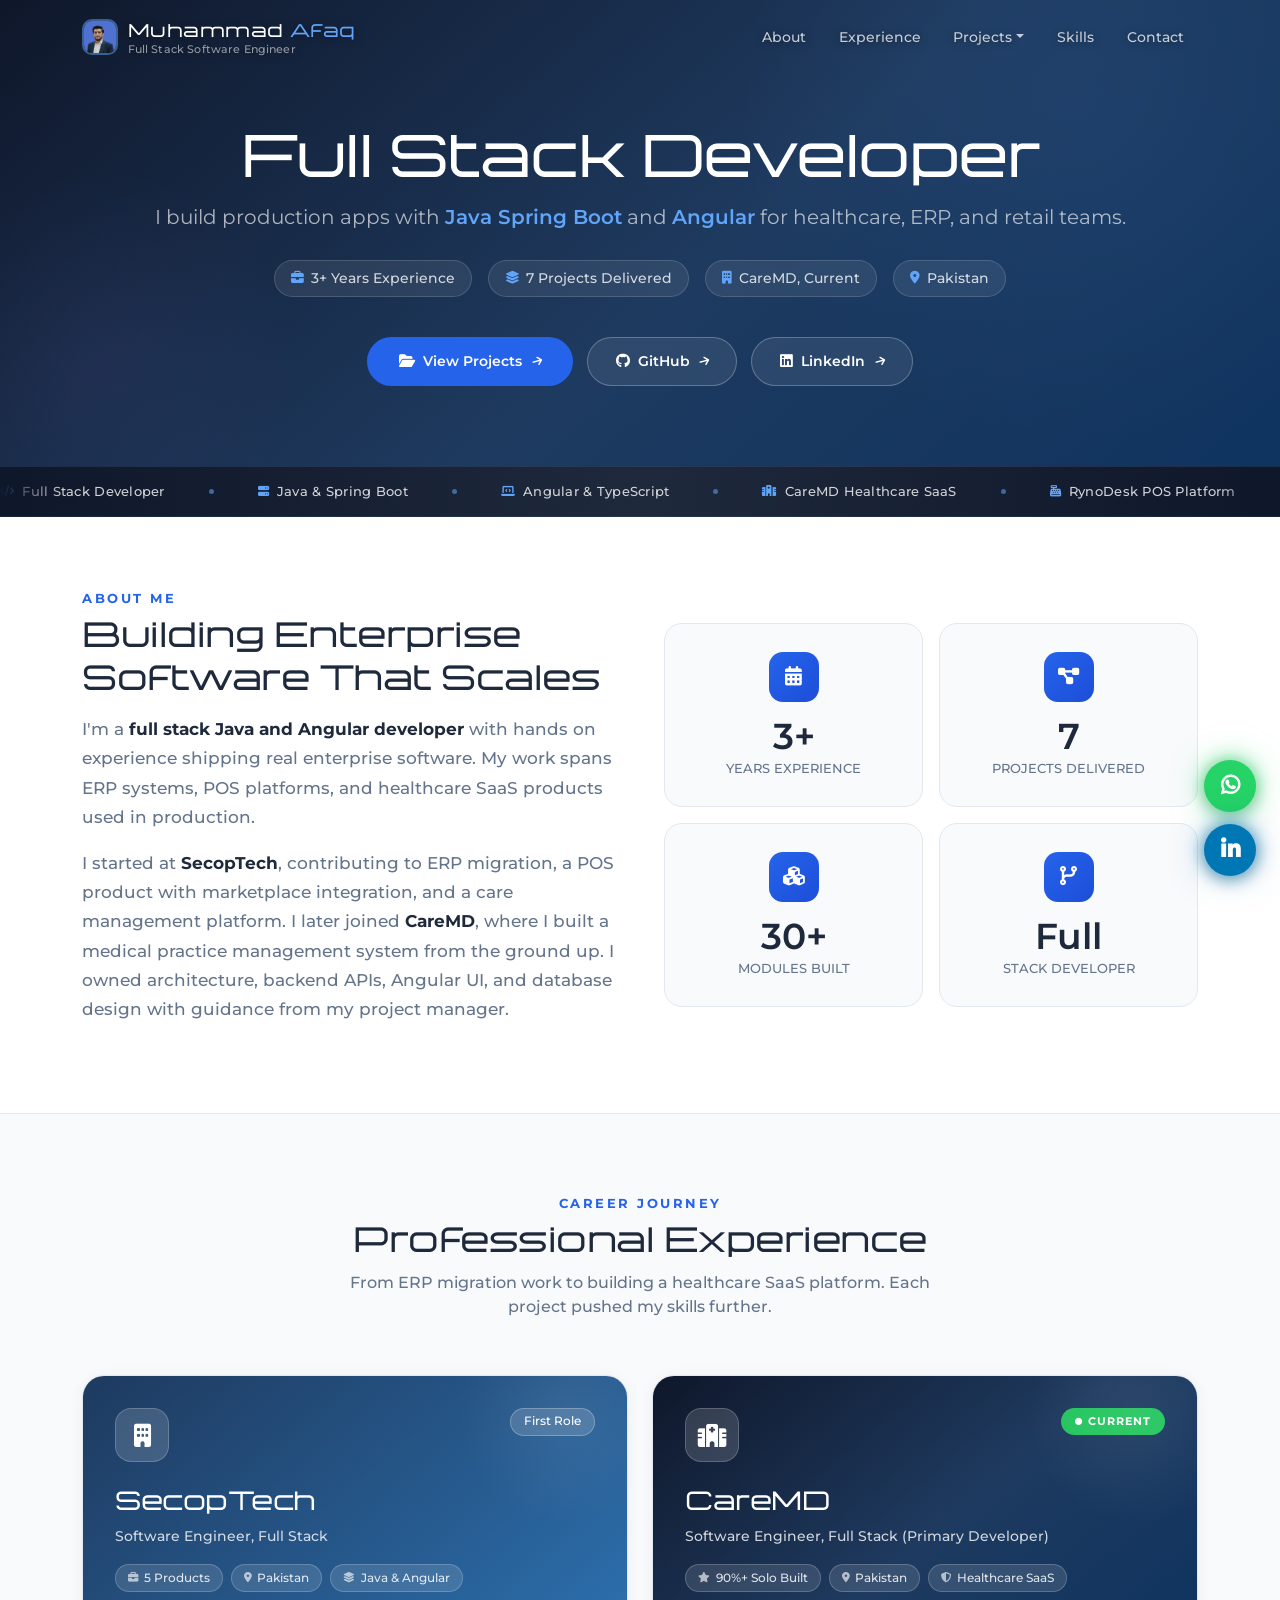
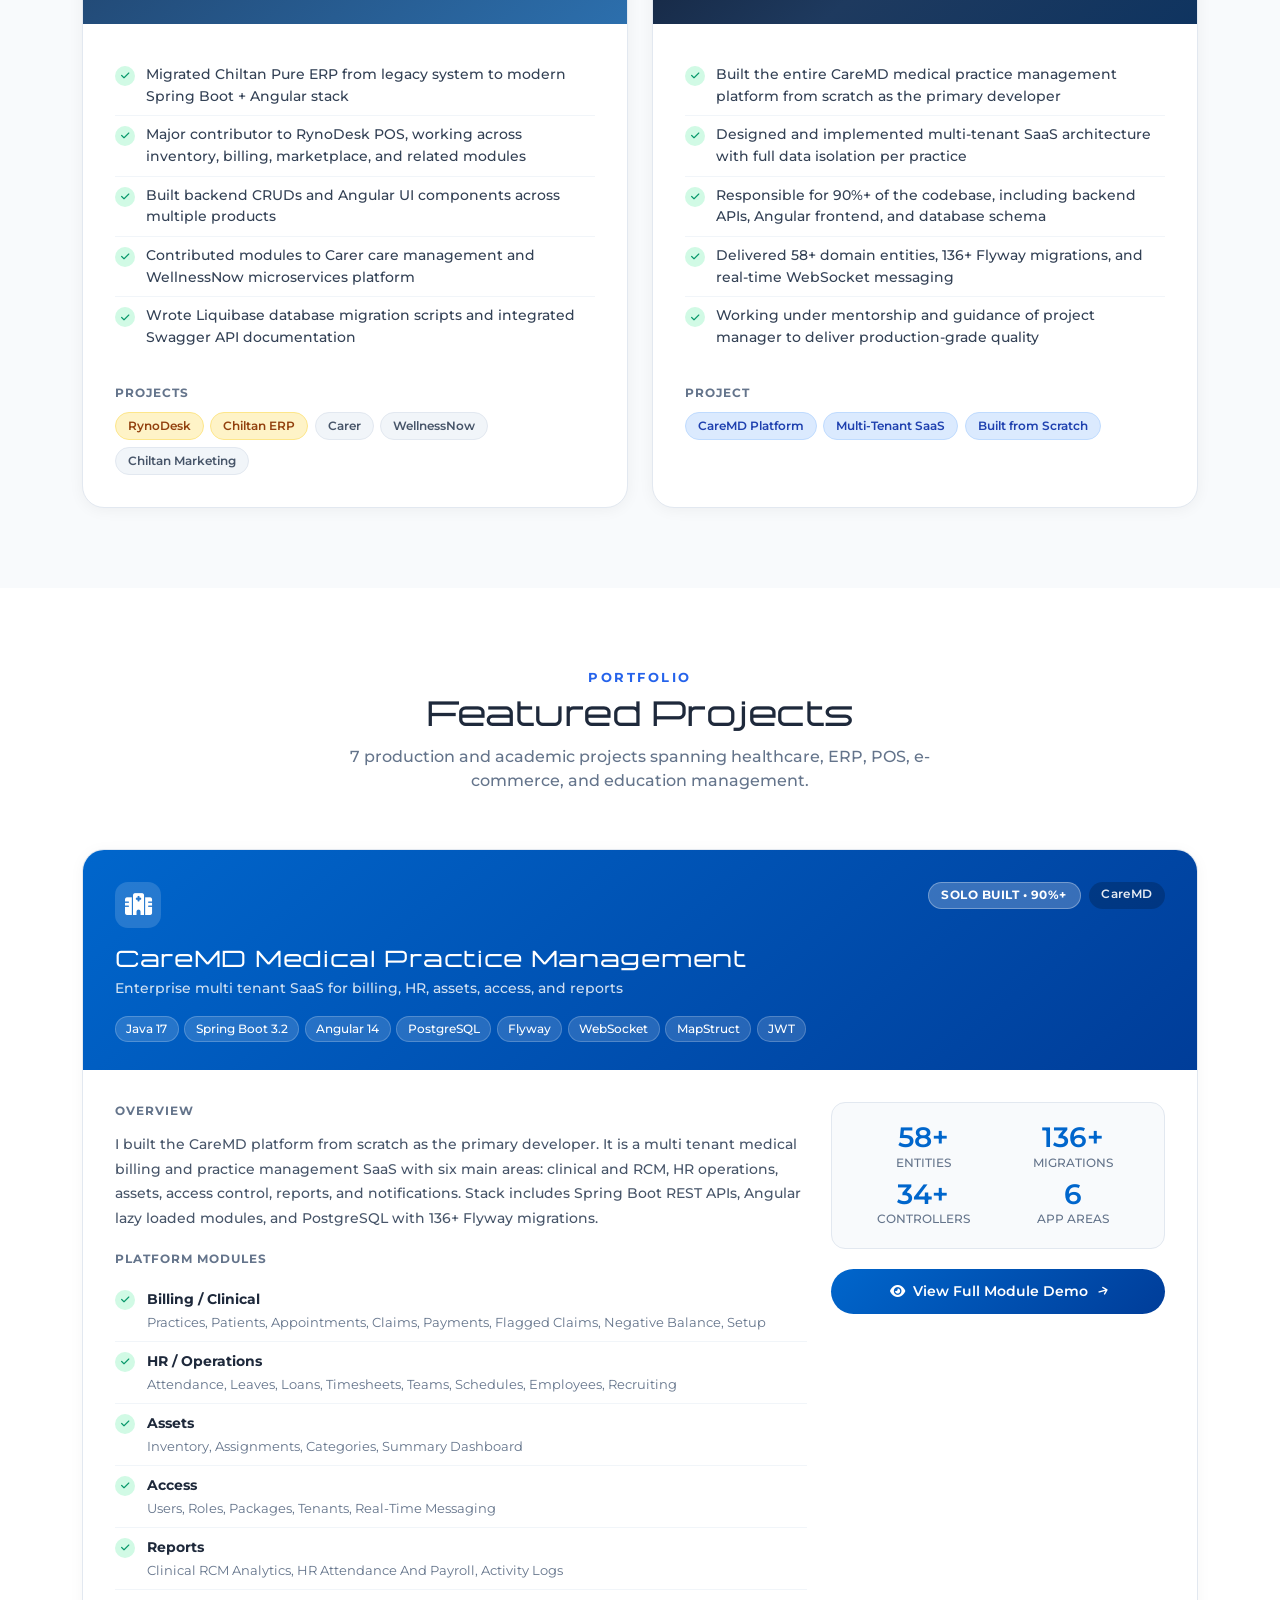
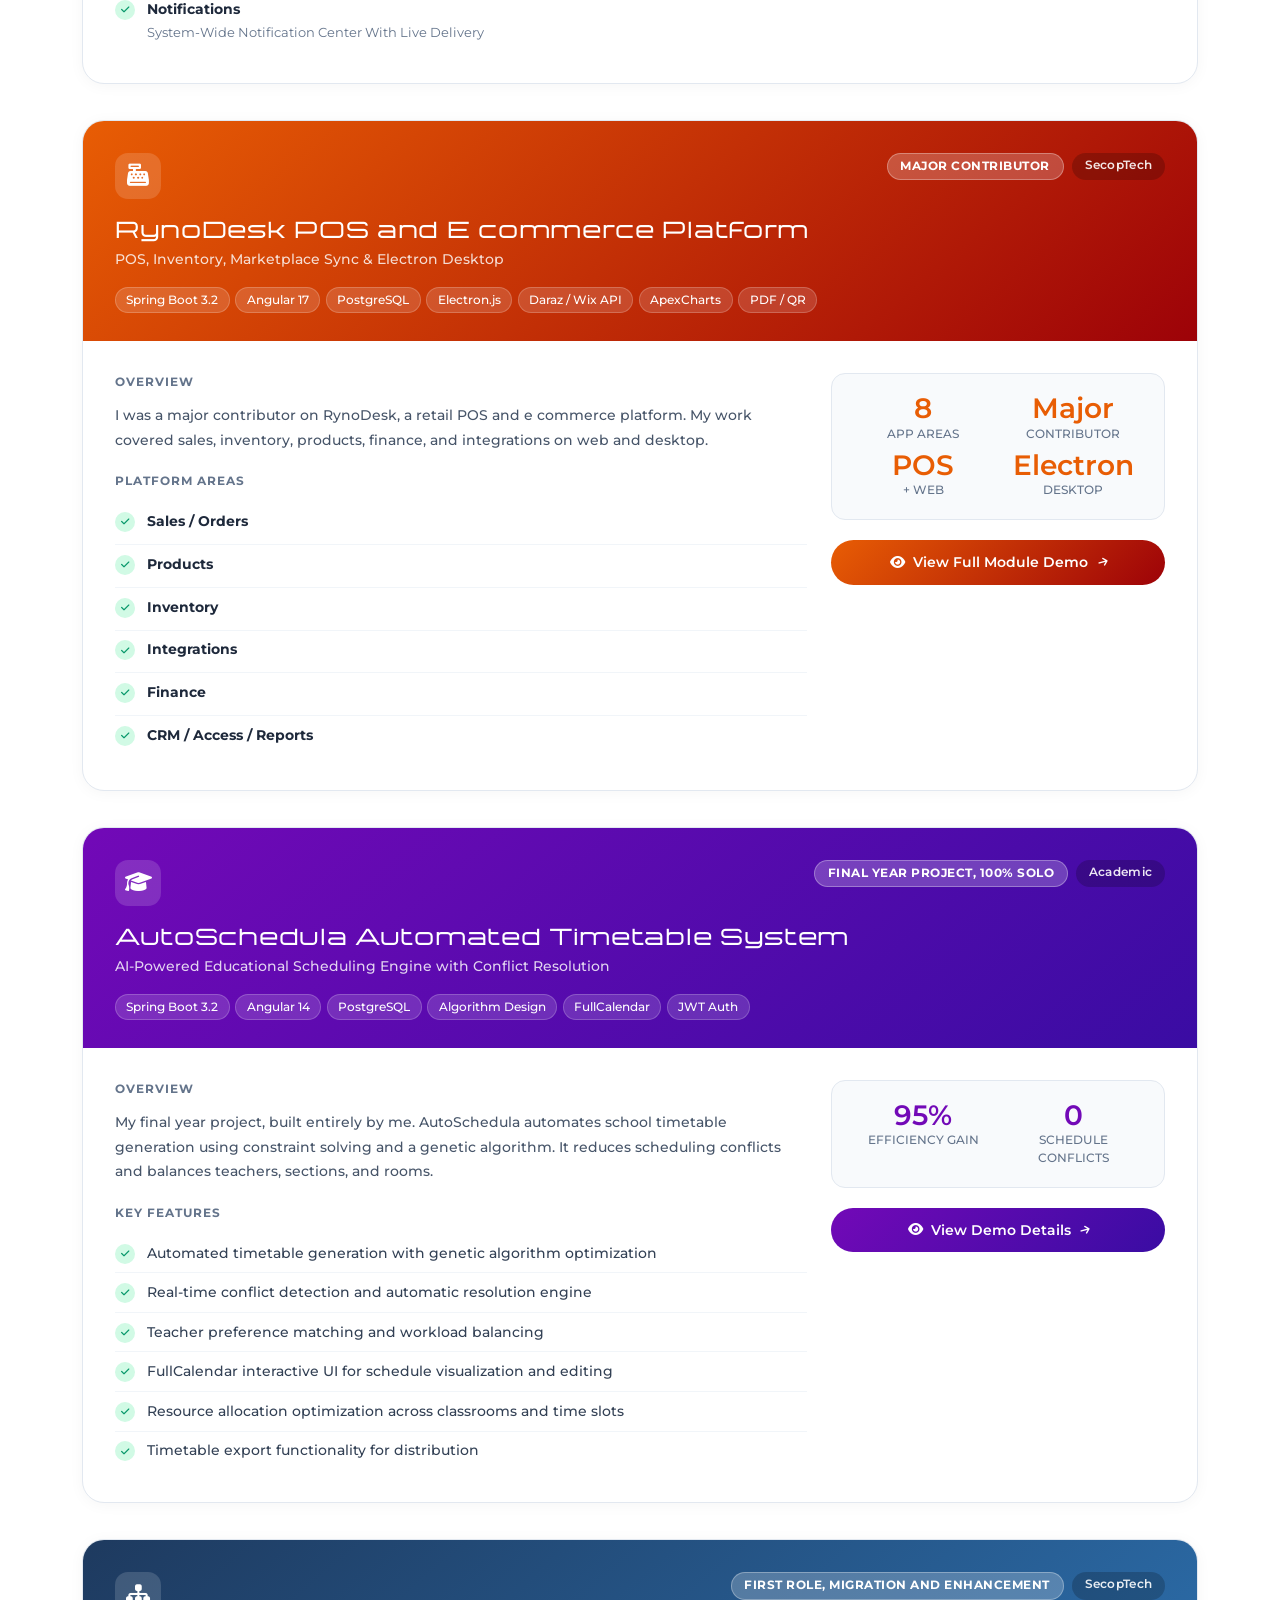
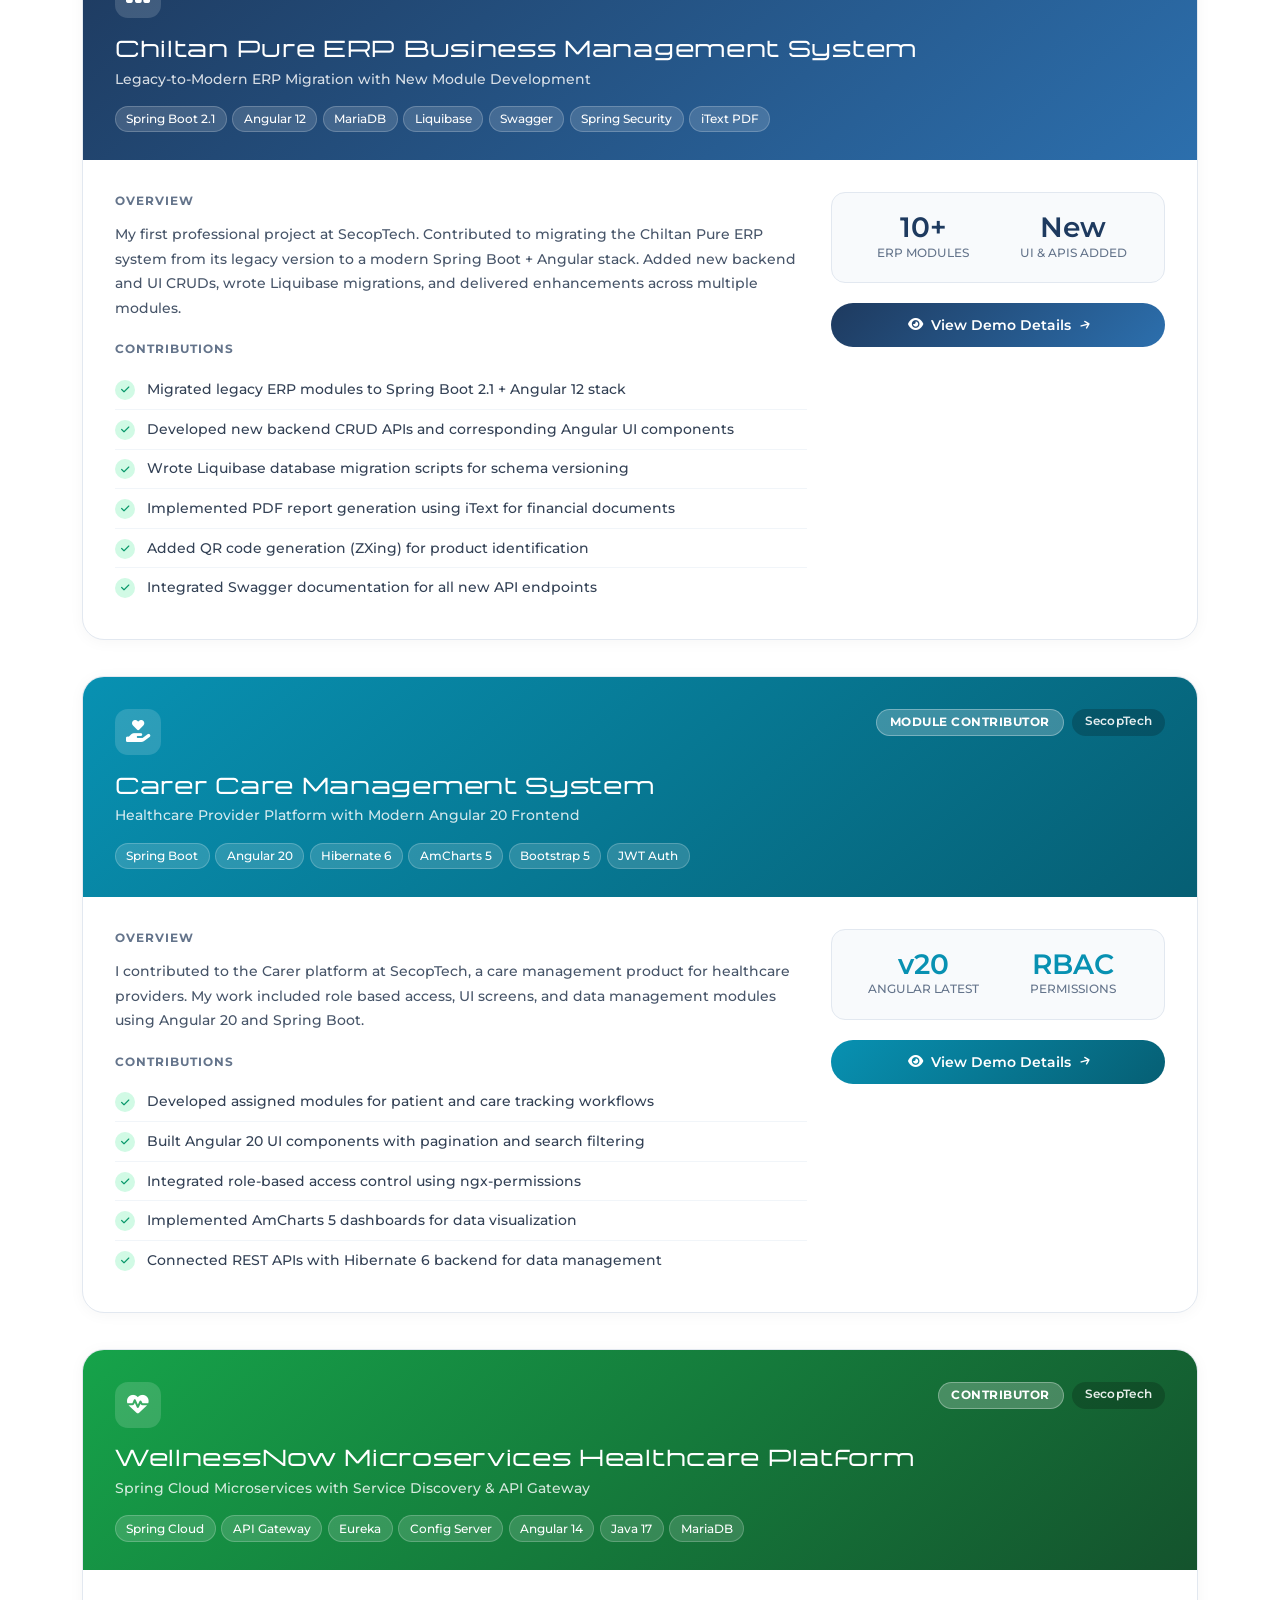
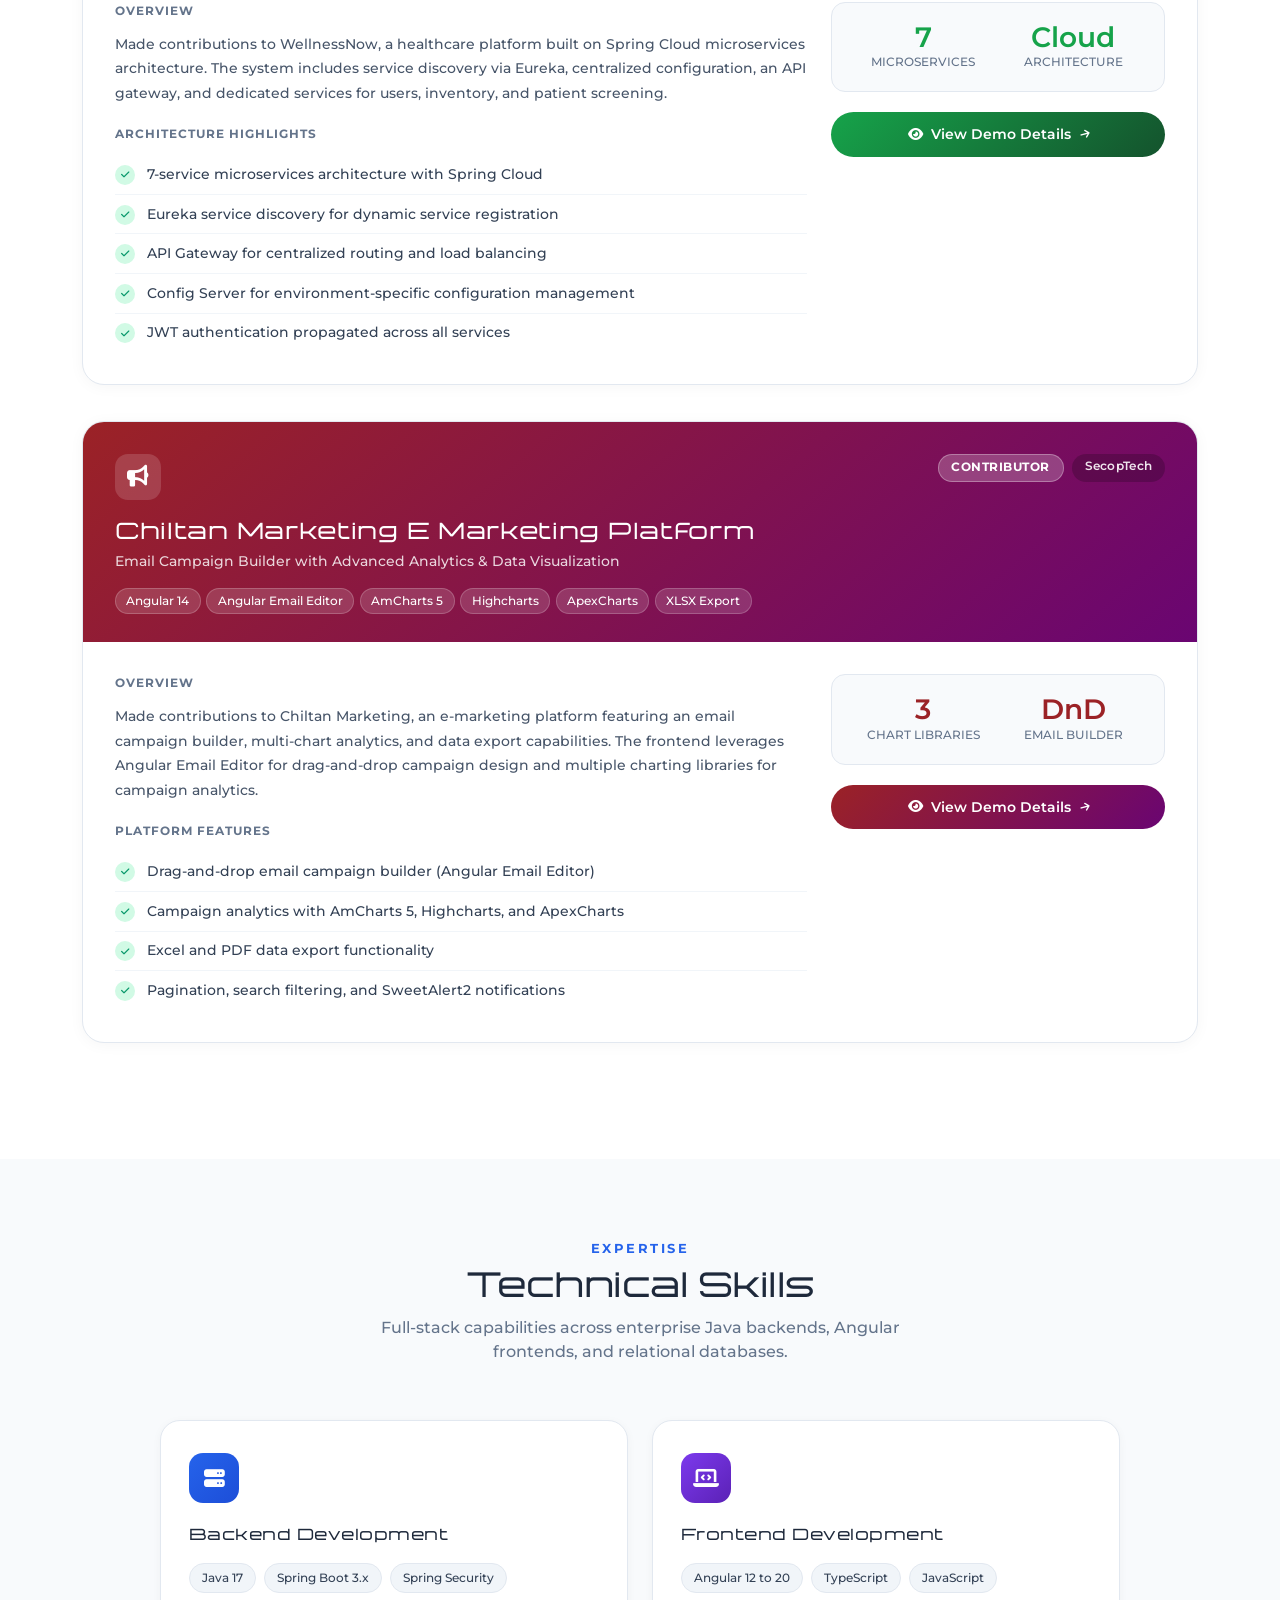
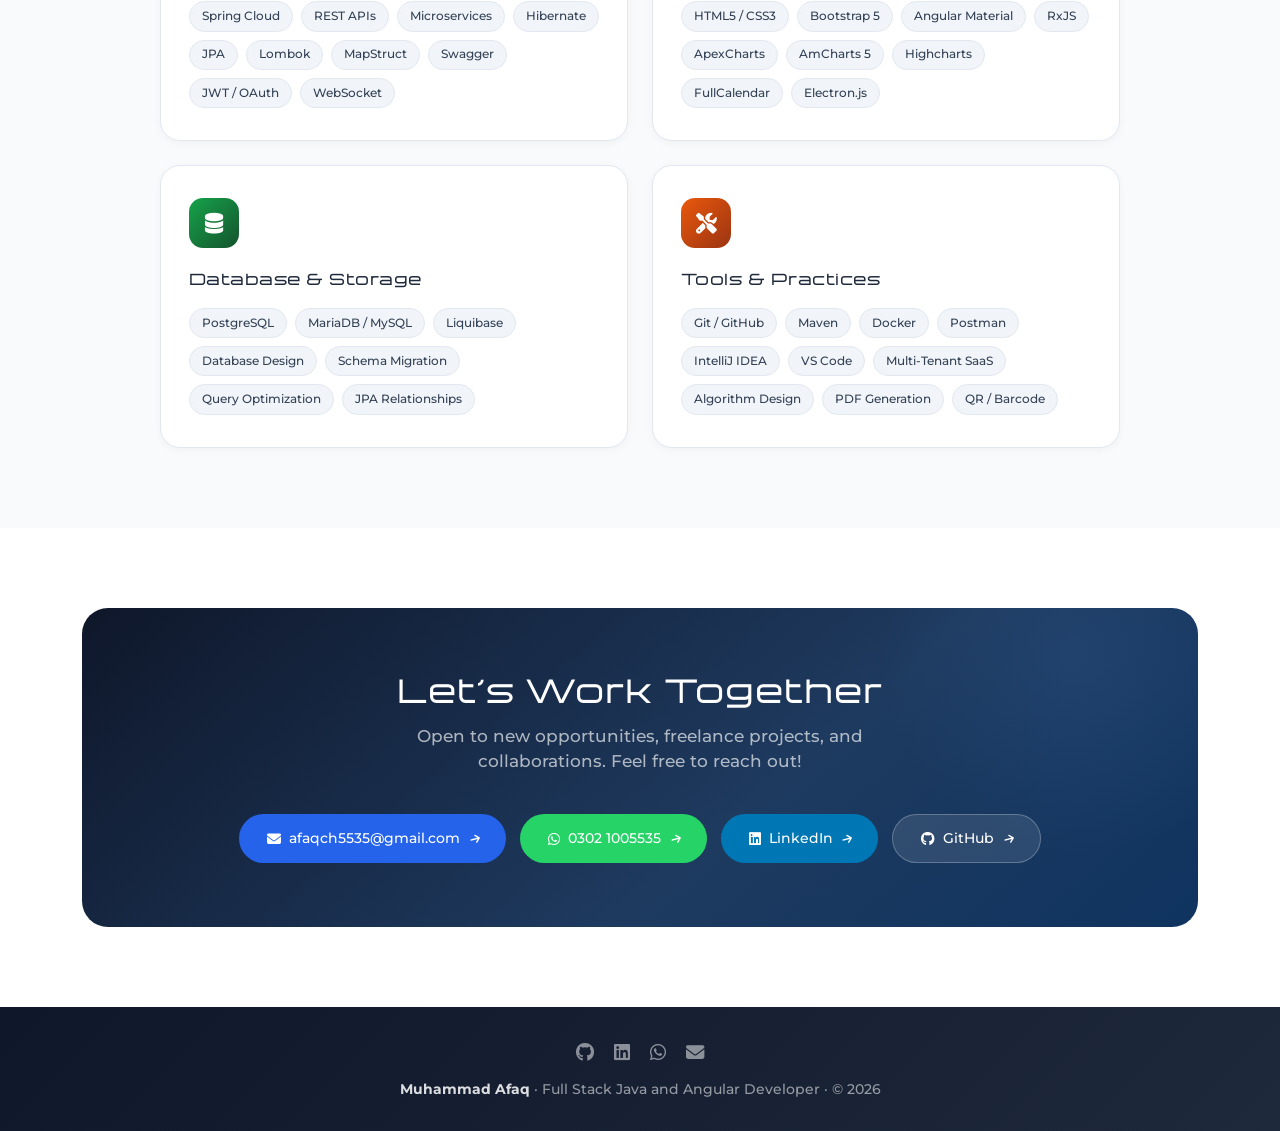
<file: index.html>
<!DOCTYPE html>
<html lang="en">
<head>
    <!-- Google Tag Manager -->
    <script>(function(w,d,s,l,i){w[l]=w[l]||[];w[l].push({'gtm.start':
    new Date().getTime(),event:'gtm.js'});var f=d.getElementsByTagName(s)[0],
    j=d.createElement(s),dl=l!='dataLayer'?'&l='+l:'';j.async=true;j.src=
    'https://www.googletagmanager.com/gtm.js?id='+i+dl;f.parentNode.insertBefore(j,f);
    })(window,document,'script','dataLayer','GTM-59XXTKP9');</script>
    <!-- End Google Tag Manager -->
    <meta charset="UTF-8">
    <meta name="viewport" content="width=device-width, initial-scale=1.0">
    <meta name="description" content="Muhammad Afaq, Full Stack Java and Angular Developer. Portfolio showcasing enterprise healthcare, ERP, POS, and educational management systems.">
    <meta property="og:title" content="Muhammad Afaq | Full Stack Java and Angular Developer">
    <meta property="og:description" content="Portfolio of Muhammad Afaq, Full-Stack Developer specializing in Java Spring Boot & Angular enterprise applications.">
    <title>Muhammad Afaq | Full Stack Developer</title>
    <link href="https://cdn.jsdelivr.net/npm/bootstrap@5.3.0/dist/css/bootstrap.min.css" rel="stylesheet">
    <link href="https://cdnjs.cloudflare.com/ajax/libs/font-awesome/6.4.0/css/all.min.css" rel="stylesheet">
    <link href="site-nav.css" rel="stylesheet">
    <link href="typography.css" rel="stylesheet">
    <link href="sticky-social.css" rel="stylesheet">
    <link href="site-buttons.css" rel="stylesheet">
    <link href="site-marquee.css" rel="stylesheet">
    <link href="site-footer.css" rel="stylesheet">
    <style>
        :root {
            --body-bg: #f8fafc;
            --text-dark: #1e293b;
            --text-muted: #64748b;
            --border-light: #e2e8f0;
        }

        /* Per-project color themes applied to each .project-card */
        .theme-caremd     { --p1: #0066cc; --p2: #003d99; }
        .theme-rynodesk    { --p1: #e85d04; --p2: #9d0208; }
        .theme-autoschedula { --p1: #7209b7; --p2: #3a0ca3; }
        .theme-erp        { --p1: #1e3a5f; --p2: #2c6fad; }
        .theme-carer      { --p1: #0891b2; --p2: #065f74; }
        .theme-wellness   { --p1: #16a34a; --p2: #14532d; }
        .theme-marketing  { --p1: #9b2226; --p2: #6a0572; }

        html { scroll-behavior: smooth; overflow-x: hidden; }
        #about, #experience, #projects, #skills, #contact,
        [id^="project-"] { scroll-margin-top: 5.5rem; }

        body {
            background-color: var(--body-bg);
            color: var(--text-dark);
            overflow-x: hidden;
            max-width: 100vw;
        }

        /* ===== HERO ===== */
        .hero-section {
            background: linear-gradient(140deg, #0f172a 0%, #1e3a5f 55%, #0f3460 100%);
            color: white;
            padding: 6rem 0 5rem;
            text-align: center;
            position: relative;
            overflow: hidden;
        }
        .hero-section::before {
            content: '';
            position: absolute;
            width: 700px; height: 700px;
            background: radial-gradient(circle, rgba(96,165,250,0.07) 0%, transparent 70%);
            top: -250px; right: -150px;
            border-radius: 50%;
            pointer-events: none;
        }
        .hero-section::after {
            content: '';
            position: absolute;
            width: 400px; height: 400px;
            background: radial-gradient(circle, rgba(167,139,250,0.06) 0%, transparent 70%);
            bottom: -100px; left: -100px;
            border-radius: 50%;
            pointer-events: none;
        }
        .hero-title {
            font-size: 3.75rem;
            font-weight: 800;
            margin-bottom: 0.75rem;
            letter-spacing: -1.5px;
            line-height: 1.1;
            color: white;
        }
        .hero-role {
            font-size: 1.25rem;
            color: rgba(255,255,255,0.65);
            font-weight: 400;
            margin-bottom: 1.75rem;
        }
        .hero-role strong { color: #60a5fa; font-weight: 600; }
        .hero-chips {
            display: flex;
            justify-content: center;
            gap: 1rem;
            margin-bottom: 2.5rem;
            flex-wrap: wrap;
        }
        .hero-chip {
            display: inline-flex;
            align-items: center;
            gap: 0.45rem;
            background: rgba(255,255,255,0.08);
            border: 1px solid rgba(255,255,255,0.15);
            color: rgba(255,255,255,0.8);
            padding: 0.45rem 1rem;
            border-radius: 50px;
            font-size: 0.85rem;
            font-weight: 500;
        }
        .hero-chip i { color: #60a5fa; font-size: 0.8rem; }
        .hero-chip .chip-value {
            display: block;
            font-weight: 700;
            color: white;
            font-size: 0.95rem;
            line-height: 1.2;
        }
        .hero-chip .chip-label {
            display: block;
            font-size: 0.7rem;
            color: rgba(255,255,255,0.55);
            font-weight: 500;
            text-transform: uppercase;
            letter-spacing: 0.4px;
        }
        .hero-chip .chip-mobile { display: none; }
        .hero-actions {
            display: flex;
            justify-content: center;
            gap: 0.875rem;
            flex-wrap: wrap;
        }
        .btn-hero-primary {
            background: #2563eb;
            color: white;
            border: none;
            padding: 0.8rem 2rem;
            border-radius: 50px;
            font-weight: 600;
            font-size: 0.9rem;
            text-decoration: none;
            display: inline-flex;
            align-items: center;
            gap: 0.5rem;
            transition: all 0.25s;
        }
        .btn-hero-primary:hover {
            background: #1d4ed8;
            color: white;
            transform: translateY(-2px);
            box-shadow: 0 10px 30px rgba(37,99,235,0.45);
        }
        .btn-hero-ghost {
            background: rgba(255,255,255,0.08);
            color: white;
            border: 1.5px solid rgba(255,255,255,0.25);
            padding: 0.8rem 1.75rem;
            border-radius: 50px;
            font-weight: 600;
            font-size: 0.9rem;
            text-decoration: none;
            display: inline-flex;
            align-items: center;
            gap: 0.5rem;
            transition: all 0.25s;
        }
        .btn-hero-ghost:hover {
            border-color: white;
            background: rgba(255,255,255,0.15);
            color: white;
            transform: translateY(-2px);
        }

        /* ===== SECTION HEADERS ===== */
        .section-eyebrow {
            font-size: 0.8rem;
            font-weight: 700;
            letter-spacing: 2.5px;
            text-transform: uppercase;
            color: #2563eb;
            margin-bottom: 0.4rem;
        }
        .section-heading {
            font-size: 2.2rem;
            font-weight: 800;
            color: var(--text-dark);
            margin-bottom: 0.6rem;
            letter-spacing: -0.5px;
        }
        .section-sub {
            color: var(--text-muted);
            font-size: 1rem;
            max-width: 580px;
            margin: 0 auto 3.5rem;
        }

        /* ===== ABOUT / STATS ===== */
        .about-section {
            background: white;
            padding: 4.5rem 0;
            border-bottom: 1px solid var(--border-light);
        }
        .about-text {
            font-size: 1.05rem;
            color: var(--text-muted);
            line-height: 1.75;
            max-width: 700px;
        }
        .about-text strong { color: var(--text-dark); }
        .stat-card {
            background: var(--body-bg);
            border-radius: 18px;
            padding: 1.75rem 1.25rem;
            text-align: center;
            border: 1px solid var(--border-light);
            transition: all 0.3s;
            height: 100%;
        }
        .stat-card:hover {
            transform: translateY(-5px);
            box-shadow: 0 12px 35px rgba(0,0,0,0.08);
            border-color: #93c5fd;
        }
        .stat-card-icon {
            width: 50px; height: 50px;
            background: linear-gradient(135deg, #2563eb, #1d4ed8);
            border-radius: 14px;
            display: flex; align-items: center; justify-content: center;
            margin: 0 auto 1rem;
        }
        .stat-card-icon i { color: white; font-size: 1.2rem; }
        .stat-card-num {
            font-size: 2.25rem;
            font-weight: 800;
            color: var(--text-dark);
            line-height: 1;
            margin-bottom: 0.3rem;
        }
        .stat-card-lbl {
            font-size: 0.8rem;
            color: var(--text-muted);
            font-weight: 600;
            text-transform: uppercase;
            letter-spacing: 0.5px;
        }

        /* ===== EXPERIENCE TIMELINE ===== */
        /* ===== EXPERIENCE CARDS ===== */
        .experience-section { padding: 5rem 0; background: var(--body-bg); }
        .exp-card {
            background: white;
            border-radius: 22px;
            border: 1px solid var(--border-light);
            box-shadow: 0 2px 15px rgba(0,0,0,0.05);
            overflow: hidden;
            height: 100%;
            transition: all 0.3s;
        }
        .exp-card:hover {
            transform: translateY(-6px);
            box-shadow: 0 20px 50px rgba(0,0,0,0.1);
        }
        .exp-top {
            padding: 2rem;
            color: white;
            position: relative;
            overflow: hidden;
        }
        .exp-top::before {
            content: '';
            position: absolute;
            width: 220px; height: 220px;
            background: radial-gradient(circle, rgba(255,255,255,0.07) 0%, transparent 70%);
            top: -70px; right: -50px;
            border-radius: 50%;
            pointer-events: none;
        }
        .exp-top-secoptech { background: linear-gradient(140deg, #1e3a5f 0%, #2c6fad 100%); }
        .exp-top-caremd    { background: linear-gradient(140deg, #0f172a 0%, #1e3a5f 55%, #0f3460 100%); }
        .exp-top-row { display: flex; justify-content: space-between; align-items: flex-start; margin-bottom: 1.25rem; }
        .exp-icon {
            width: 54px; height: 54px;
            background: rgba(255,255,255,0.15);
            border-radius: 16px;
            display: flex; align-items: center; justify-content: center;
            border: 1px solid rgba(255,255,255,0.2);
        }
        .exp-icon i { font-size: 1.45rem; color: white; }
        .current-pill {
            background: #22c55e;
            color: white;
            padding: 0.3rem 0.85rem;
            border-radius: 50px;
            font-size: 0.7rem;
            font-weight: 700;
            text-transform: uppercase;
            letter-spacing: 1px;
            display: inline-flex; align-items: center; gap: 0.35rem;
        }
        .exp-company { font-size: 1.65rem; font-weight: 800; margin-bottom: 0.3rem; letter-spacing: -0.5px; }
        .exp-role { font-size: 0.875rem; opacity: 0.8; margin-bottom: 1.1rem; line-height: 1.4; }
        .exp-chips { display: flex; gap: 0.5rem; flex-wrap: wrap; }
        .exp-chip {
            background: rgba(255,255,255,0.12);
            border: 1px solid rgba(255,255,255,0.2);
            color: rgba(255,255,255,0.85);
            padding: 0.25rem 0.75rem;
            border-radius: 50px;
            font-size: 0.75rem;
            font-weight: 500;
            display: inline-flex; align-items: center; gap: 0.35rem;
        }
        .exp-chip i { font-size: 0.65rem; opacity: 0.75; }
        .exp-body { padding: 2rem; }
        .exp-highlights { list-style: none; padding: 0; margin: 0 0 1.75rem; }
        .exp-highlights li {
            display: flex; align-items: flex-start; gap: 0.7rem;
            padding: 0.5rem 0; border-bottom: 1px solid #f1f5f9;
            font-size: 0.875rem; color: #334155; line-height: 1.55;
        }
        .exp-highlights li:last-child { border-bottom: none; }
        .exp-check {
            width: 20px; height: 20px; flex-shrink: 0;
            background: #d1fae5; border-radius: 50%;
            display: flex; align-items: center; justify-content: center;
            margin-top: 2px;
        }
        .exp-check i { color: #059669; font-size: 0.6rem; }
        .exp-proj-label {
            font-size: 0.72rem; font-weight: 700;
            text-transform: uppercase; letter-spacing: 1px;
            color: var(--text-muted); margin-bottom: 0.65rem;
        }
        .exp-proj-tags { display: flex; flex-wrap: wrap; gap: 0.4rem; }
        .exp-proj-tag {
            background: #f1f5f9; color: #475569;
            padding: 0.25rem 0.75rem; border-radius: 50px;
            font-size: 0.75rem; font-weight: 600; border: 1px solid #e2e8f0;
        }
        .exp-proj-tag.major  { background: #fef3c7; color: #92400e; border-color: #fde68a; }
        .exp-proj-tag.primary { background: #dbeafe; color: #1e40af; border-color: #bfdbfe; }

        /* ===== PROJECT CARDS ===== */
        .projects-section {
            padding: 5rem 0;
            background: white;
        }
        .project-card {
            border: 1px solid var(--border-light);
            border-radius: 22px;
            overflow: hidden;
            transition: all 0.3s ease;
            margin-bottom: 2.25rem;
            background: white;
            box-shadow: 0 2px 15px rgba(0,0,0,0.04);
        }
        .project-card:hover {
            transform: translateY(-6px);
            box-shadow: 0 22px 55px rgba(0,0,0,0.11);
            border-color: transparent;
        }
        .project-header {
            background: linear-gradient(140deg, var(--p1), var(--p2));
            color: white;
            padding: 2rem 2rem 1.75rem;
        }
        .project-header-top {
            display: flex;
            justify-content: space-between;
            align-items: flex-start;
            gap: 0.75rem;
            margin-bottom: 1.1rem;
            flex-wrap: wrap;
        }
        .project-header-badges { display: flex; gap: 0.5rem; flex-wrap: wrap; }
        .badge-contribution {
            background: rgba(255,255,255,0.22);
            color: white;
            padding: 0.25rem 0.8rem;
            border-radius: 50px;
            font-size: 0.72rem;
            font-weight: 700;
            border: 1px solid rgba(255,255,255,0.3);
            text-transform: uppercase;
            letter-spacing: 0.5px;
        }
        .badge-company {
            background: rgba(0,0,0,0.2);
            color: rgba(255,255,255,0.9);
            padding: 0.25rem 0.8rem;
            border-radius: 50px;
            font-size: 0.72rem;
            font-weight: 600;
            letter-spacing: 0.3px;
        }
        .project-icon-wrap {
            width: 46px; height: 46px;
            background: rgba(255,255,255,0.15);
            border-radius: 13px;
            display: flex; align-items: center; justify-content: center;
        }
        .project-icon-wrap i { font-size: 1.35rem; color: white; }
        .project-name {
            font-size: 1.45rem;
            font-weight: 700;
            margin-bottom: 0.3rem;
            line-height: 1.2;
        }
        .project-tagline {
            font-size: 0.9rem;
            opacity: 0.82;
            margin-bottom: 1rem;
        }
        .tech-badges { display: flex; flex-wrap: wrap; gap: 0.35rem; }
        .tech-badge {
            background: rgba(255,255,255,0.15);
            color: white;
            padding: 0.2rem 0.65rem;
            border-radius: 50px;
            font-size: 0.75rem;
            font-weight: 500;
            border: 1px solid rgba(255,255,255,0.2);
        }
        .project-body { padding: 2rem; }
        .project-section-label {
            font-size: 0.75rem;
            font-weight: 700;
            text-transform: uppercase;
            letter-spacing: 1px;
            color: var(--text-muted);
            margin-bottom: 0.75rem;
        }
        .feature-list {
            list-style: none;
            padding: 0; margin: 0;
        }
        .feature-list li {
            padding: 0.55rem 0;
            border-bottom: 1px solid #f1f5f9;
            display: flex;
            align-items: flex-start;
            gap: 0.75rem;
            font-size: 0.875rem;
            color: #334155;
            line-height: 1.5;
        }
        .feature-list li:last-child { border-bottom: none; }
        .feature-check {
            width: 20px; height: 20px;
            background: #d1fae5;
            border-radius: 50%;
            display: flex; align-items: center; justify-content: center;
            flex-shrink: 0;
            margin-top: 1px;
        }
        .feature-check i { color: #059669; font-size: 0.6rem; }
        .caremd-modules .caremd-module-title {
            display: block;
            white-space: nowrap;
            color: var(--text-dark);
            font-size: 0.875rem;
            margin-bottom: 0.2rem;
        }
        .caremd-modules .caremd-module-desc {
            display: block;
            font-size: 0.8rem;
            color: #64748b;
            line-height: 1.5;
            font-weight: 400;
        }
        .rynodesk-modules .rynodesk-module-title {
            display: block;
            white-space: nowrap;
            color: var(--text-dark);
            font-size: 0.875rem;
            margin-bottom: 0.2rem;
        }
        .rynodesk-modules .rynodesk-module-desc {
            display: block;
            font-size: 0.8rem;
            color: #64748b;
            line-height: 1.5;
            font-weight: 400;
        }
        .project-stats {
            background: var(--body-bg);
            border-radius: 14px;
            padding: 1.25rem;
            margin-bottom: 1.25rem;
            border: 1px solid var(--border-light);
        }
        .p-stat-num {
            font-size: 1.75rem;
            font-weight: 800;
            color: var(--p1);
            line-height: 1;
        }
        .p-stat-lbl {
            font-size: 0.72rem;
            color: var(--text-muted);
            font-weight: 600;
            text-transform: uppercase;
            letter-spacing: 0.3px;
            margin-top: 0.2rem;
        }
        .btn-view-demo {
            background: linear-gradient(135deg, var(--p1), var(--p2));
            color: white;
            border: none;
            padding: 0.75rem 1.5rem;
            border-radius: 50px;
            font-weight: 600;
            font-size: 0.85rem;
            text-decoration: none;
            display: flex;
            align-items: center;
            justify-content: center;
            gap: 0.5rem;
            transition: all 0.25s;
            width: 100%;
        }
        .btn-view-demo:hover {
            color: white;
            transform: translateY(-2px);
            box-shadow: 0 8px 22px rgba(0,0,0,0.28);
            filter: brightness(1.1);
        }

        /* ===== SKILLS ===== */
        .skills-section {
            padding: 5rem 0;
            background: var(--body-bg);
        }
        .skills-grid {
            display: grid;
            grid-template-columns: repeat(2, 1fr);
            gap: 1.5rem;
            max-width: 960px;
            margin: 0 auto;
        }
        @media (max-width: 576px) {
            .skills-grid {
                gap: 0.85rem;
                max-width: 100%;
            }
            .skills-section .skill-card {
                padding: 1.25rem 1rem;
            }
            .skills-section .skill-card-title {
                font-size: 0.9rem;
            }
            .skills-section .skill-pill {
                font-size: 0.7rem;
                padding: 0.25rem 0.55rem;
            }
        }
        .skill-card {
            background: white;
            border-radius: 20px;
            padding: 2rem 1.75rem;
            border: 1px solid var(--border-light);
            height: 100%;
            transition: all 0.3s;
            box-shadow: 0 2px 10px rgba(0,0,0,0.04);
        }
        .skill-card:hover {
            box-shadow: 0 12px 35px rgba(0,0,0,0.08);
            transform: translateY(-4px);
        }
        .skill-icon-box {
            width: 50px; height: 50px;
            border-radius: 14px;
            display: flex; align-items: center; justify-content: center;
            margin-bottom: 1.25rem;
        }
        .skill-icon-box i { font-size: 1.3rem; color: white; }
        .bg-blue   { background: linear-gradient(135deg, #2563eb, #1d4ed8); }
        .bg-green  { background: linear-gradient(135deg, #16a34a, #14532d); }
        .bg-purple { background: linear-gradient(135deg, #7c3aed, #5b21b6); }
        .bg-orange { background: linear-gradient(135deg, #ea580c, #9a3412); }
        .skill-card-title {
            font-weight: 700;
            font-size: 1rem;
            color: var(--text-dark);
            margin-bottom: 1rem;
        }
        .skill-pills { display: flex; flex-wrap: wrap; gap: 0.5rem; }
        .skill-pill {
            background: #f1f5f9;
            color: #334155;
            padding: 0.3rem 0.75rem;
            border-radius: 50px;
            font-size: 0.775rem;
            font-weight: 500;
            border: 1px solid #e2e8f0;
        }

        /* ===== RESPONSIVE ===== */
        @media (max-width: 992px) {
            .hero-title { font-size: 2.75rem; }
        }
        @media (max-width: 768px) {
            .hero-chip .chip-desktop { display: none !important; }
            .hero-chip .chip-mobile { display: flex !important; flex-direction: column; }
            .hero-section::before,
            .hero-section::after { display: none; }
            .hero-section { padding: 4rem 0 3.5rem; }
            .hero-title { font-size: 2.25rem; }
            .hero-role { font-size: 1rem; padding: 0 0.5rem; }
            .hero-chips {
                display: grid;
                grid-template-columns: 1fr 1fr;
                gap: 0.65rem;
                max-width: 100%;
                padding: 0 0.25rem;
            }
            .hero-chip {
                flex-direction: column;
                align-items: flex-start;
                text-align: left;
                border-radius: 12px;
                border: 1px solid rgba(255,255,255,0.12);
                border-left: 3px solid #60a5fa;
                background: rgba(15,23,42,0.45);
                padding: 0.75rem 0.85rem;
                gap: 0.35rem;
            }
            .hero-chip i {
                font-size: 0.95rem;
                margin-bottom: 0.15rem;
            }
            .hero-actions { flex-direction: column; align-items: stretch; padding: 0 0.5rem; }
            .hero-actions a { justify-content: center; }
            .caremd-modules .caremd-module-title,
            .rynodesk-modules .rynodesk-module-title { white-space: normal; }
            .project-header, .project-body { padding: 1.35rem; }
            .exp-top, .exp-body { padding: 1.35rem; }
            .container { padding-left: 1rem; padding-right: 1rem; }
        }
        @media (max-width: 576px) {
            .hero-title { font-size: 2rem; }
            .section-heading { font-size: 1.75rem; }
            .hero-chips { grid-template-columns: 1fr; }
        }
    </style>
</head>
<body>
    <!-- Google Tag Manager (noscript) -->
    <noscript><iframe src="https://www.googletagmanager.com/ns.html?id=GTM-59XXTKP9"
    height="0" width="0" style="display:none;visibility:hidden"></iframe></noscript>
    <!-- End Google Tag Manager (noscript) -->

    <div id="site-nav"></div>

    <!-- ===== HERO ===== -->
    <section class="hero-section">
        <div class="container position-relative">
            <h1 class="hero-title">Full Stack Developer</h1>
            <p class="hero-role">I build production apps with <strong>Java Spring Boot</strong> and <strong>Angular</strong> for healthcare, ERP, and retail teams.</p>
            <div class="hero-chips">
                <span class="hero-chip"><i class="fas fa-briefcase"></i><span class="chip-desktop">3+ Years Experience</span><span class="chip-mobile"><span class="chip-value">3+ Years</span><span class="chip-label">Experience</span></span></span>
                <span class="hero-chip"><i class="fas fa-layer-group"></i><span class="chip-desktop">7 Projects Delivered</span><span class="chip-mobile"><span class="chip-value">7 Projects</span><span class="chip-label">Delivered</span></span></span>
                <span class="hero-chip"><i class="fas fa-building"></i><span class="chip-desktop">CareMD, Current</span><span class="chip-mobile"><span class="chip-value">CareMD</span><span class="chip-label">Current Role</span></span></span>
                <span class="hero-chip"><i class="fas fa-map-marker-alt"></i><span class="chip-desktop">Pakistan</span><span class="chip-mobile"><span class="chip-value">Pakistan</span><span class="chip-label">Based In</span></span></span>
            </div>
            <div class="hero-actions">
                <a href="#projects" class="btn-hero-primary">
                    <i class="fas fa-folder-open"></i> View Projects
                </a>
                <a href="https://github.com/afaq-codes" target="_blank" rel="noopener" class="btn-hero-ghost">
                    <i class="fab fa-github"></i> GitHub
                </a>
                <a href="https://www.linkedin.com/in/afaq-springboot-angular" target="_blank" rel="noopener" class="btn-hero-ghost">
                    <i class="fab fa-linkedin"></i> LinkedIn
                </a>
            </div>
        </div>
    </section>

    <!-- ===== ABOUT / STATS ===== -->
    <section id="about" class="about-section">
        <div class="container">
            <div class="row align-items-center g-5">
                <div class="col-lg-6">
                    <p class="section-eyebrow">About Me</p>
                    <h2 class="section-heading" style="margin-bottom:1rem;">Building Enterprise Software That Scales</h2>
                    <p class="about-text">
                        I'm a <strong>full stack Java and Angular developer</strong> with hands on experience shipping real enterprise software. My work spans ERP systems, POS platforms, and healthcare SaaS products used in production.
                    </p>
                    <p class="about-text mt-3">
                        I started at <strong>SecopTech</strong>, contributing to ERP migration, a POS product with marketplace integration, and a care management platform. I later joined <strong>CareMD</strong>, where I built a medical practice management system from the ground up. I owned architecture, backend APIs, Angular UI, and database design with guidance from my project manager.
                    </p>
                </div>
                <div class="col-lg-6">
                    <div class="row g-3">
                        <div class="col-6">
                            <div class="stat-card">
                                <div class="stat-card-icon"><i class="fas fa-calendar-alt"></i></div>
                                <div class="stat-card-num">3+</div>
                                <div class="stat-card-lbl">Years Experience</div>
                            </div>
                        </div>
                        <div class="col-6">
                            <div class="stat-card">
                                <div class="stat-card-icon"><i class="fas fa-project-diagram"></i></div>
                                <div class="stat-card-num">7</div>
                                <div class="stat-card-lbl">Projects Delivered</div>
                            </div>
                        </div>
                        <div class="col-6">
                            <div class="stat-card">
                                <div class="stat-card-icon"><i class="fas fa-cubes"></i></div>
                                <div class="stat-card-num">30+</div>
                                <div class="stat-card-lbl">Modules Built</div>
                            </div>
                        </div>
                        <div class="col-6">
                            <div class="stat-card">
                                <div class="stat-card-icon"><i class="fas fa-code-branch"></i></div>
                                <div class="stat-card-num">Full</div>
                                <div class="stat-card-lbl">Stack Developer</div>
                            </div>
                        </div>
                    </div>
                </div>
            </div>
        </div>
    </section>

    <!-- ===== EXPERIENCE TIMELINE ===== -->
    <section id="experience" class="experience-section">
        <div class="container">
            <div class="text-center">
                <p class="section-eyebrow">Career Journey</p>
                <h2 class="section-heading">Professional Experience</h2>
                <p class="section-sub">From ERP migration work to building a healthcare SaaS platform. Each project pushed my skills further.</p>
            </div>

            <div class="row g-4 align-items-stretch">

                <!-- ── SecopTech ── -->
                <div class="col-lg-6">
                    <div class="exp-card">
                        <div class="exp-top exp-top-secoptech">
                            <div class="exp-top-row">
                                <div class="exp-icon"><i class="fas fa-building"></i></div>
                                <span style="background:rgba(255,255,255,0.15);color:white;padding:0.25rem 0.8rem;border-radius:50px;font-size:0.72rem;border:1px solid rgba(255,255,255,0.25);">First Role</span>
                            </div>
                            <div class="exp-company">SecopTech</div>
                            <div class="exp-role">Software Engineer, Full Stack</div>
                            <div class="exp-chips">
                                <span class="exp-chip"><i class="fas fa-briefcase"></i> 5 Products</span>
                                <span class="exp-chip"><i class="fas fa-map-marker-alt"></i> Pakistan</span>
                                <span class="exp-chip"><i class="fas fa-layer-group"></i> Java &amp; Angular</span>
                            </div>
                        </div>
                        <div class="exp-body">
                            <ul class="exp-highlights">
                                <li><span class="exp-check"><i class="fas fa-check"></i></span>Migrated Chiltan Pure ERP from legacy system to modern Spring Boot + Angular stack</li>
                                <li><span class="exp-check"><i class="fas fa-check"></i></span>Major contributor to RynoDesk POS, working across inventory, billing, marketplace, and related modules</li>
                                <li><span class="exp-check"><i class="fas fa-check"></i></span>Built backend CRUDs and Angular UI components across multiple products</li>
                                <li><span class="exp-check"><i class="fas fa-check"></i></span>Contributed modules to Carer care management and WellnessNow microservices platform</li>
                                <li><span class="exp-check"><i class="fas fa-check"></i></span>Wrote Liquibase database migration scripts and integrated Swagger API documentation</li>
                            </ul>
                            <div class="exp-proj-label">Projects</div>
                            <div class="exp-proj-tags">
                                <span class="exp-proj-tag major">RynoDesk</span>
                                <span class="exp-proj-tag major">Chiltan ERP</span>
                                <span class="exp-proj-tag">Carer</span>
                                <span class="exp-proj-tag">WellnessNow</span>
                                <span class="exp-proj-tag">Chiltan Marketing</span>
                            </div>
                        </div>
                    </div>
                </div>

                <!-- ── CareMD ── -->
                <div class="col-lg-6">
                    <div class="exp-card">
                        <div class="exp-top exp-top-caremd">
                            <div class="exp-top-row">
                                <div class="exp-icon"><i class="fas fa-hospital-alt"></i></div>
                                <span class="current-pill"><i class="fas fa-circle" style="font-size:0.45rem;"></i> Current</span>
                            </div>
                            <div class="exp-company">CareMD</div>
                            <div class="exp-role">Software Engineer, Full Stack (Primary Developer)</div>
                            <div class="exp-chips">
                                <span class="exp-chip"><i class="fas fa-star"></i> 90%+ Solo Built</span>
                                <span class="exp-chip"><i class="fas fa-map-marker-alt"></i> Pakistan</span>
                                <span class="exp-chip"><i class="fas fa-shield-alt"></i> Healthcare SaaS</span>
                            </div>
                        </div>
                        <div class="exp-body">
                            <ul class="exp-highlights">
                                <li><span class="exp-check"><i class="fas fa-check"></i></span>Built the entire CareMD medical practice management platform from scratch as the primary developer</li>
                                <li><span class="exp-check"><i class="fas fa-check"></i></span>Designed and implemented multi-tenant SaaS architecture with full data isolation per practice</li>
                                <li><span class="exp-check"><i class="fas fa-check"></i></span>Responsible for 90%+ of the codebase, including backend APIs, Angular frontend, and database schema</li>
                                <li><span class="exp-check"><i class="fas fa-check"></i></span>Delivered 58+ domain entities, 136+ Flyway migrations, and real-time WebSocket messaging</li>
                                <li><span class="exp-check"><i class="fas fa-check"></i></span>Working under mentorship and guidance of project manager to deliver production-grade quality</li>
                            </ul>
                            <div class="exp-proj-label">Project</div>
                            <div class="exp-proj-tags">
                                <span class="exp-proj-tag primary">CareMD Platform</span>
                                <span class="exp-proj-tag primary">Multi-Tenant SaaS</span>
                                <span class="exp-proj-tag primary">Built from Scratch</span>
                            </div>
                        </div>
                    </div>
                </div>

            </div>
        </div>
    </section>

    <!-- ===== PROJECTS ===== -->
    <section id="projects" class="projects-section">
        <div class="container">
            <div class="text-center">
                <p class="section-eyebrow">Portfolio</p>
                <h2 class="section-heading">Featured Projects</h2>
                <p class="section-sub">7 production and academic projects spanning healthcare, ERP, POS, e-commerce, and education management.</p>
            </div>

            <!-- ── CareMD ── -->
            <div id="project-caremd" class="project-card theme-caremd">
                <div class="project-header">
                    <div class="project-header-top">
                        <div class="project-icon-wrap"><i class="fas fa-hospital-alt"></i></div>
                        <div class="project-header-badges">
                            <span class="badge-contribution">Solo Built &bull; 90%+</span>
                            <span class="badge-company">CareMD</span>
                        </div>
                    </div>
                    <div class="project-name">CareMD Medical Practice Management</div>
                    <div class="project-tagline">Enterprise multi tenant SaaS for billing, HR, assets, access, and reports</div>
                    <div class="tech-badges">
                        <span class="tech-badge">Java 17</span>
                        <span class="tech-badge">Spring Boot 3.2</span>
                        <span class="tech-badge">Angular 14</span>
                        <span class="tech-badge">PostgreSQL</span>
                        <span class="tech-badge">Flyway</span>
                        <span class="tech-badge">WebSocket</span>
                        <span class="tech-badge">MapStruct</span>
                        <span class="tech-badge">JWT</span>
                    </div>
                </div>
                <div class="project-body">
                    <div class="row g-4">
                        <div class="col-md-8">
                            <p class="project-section-label">Overview</p>
                            <p style="font-size:0.9rem;color:#475569;line-height:1.7;margin-bottom:1.25rem;">
                                I built the CareMD platform from scratch as the primary developer. It is a multi tenant medical billing and practice management SaaS with six main areas: clinical and RCM, HR operations, assets, access control, reports, and notifications. Stack includes Spring Boot REST APIs, Angular lazy loaded modules, and PostgreSQL with 136+ Flyway migrations.
                            </p>
                            <p class="project-section-label">Platform Modules</p>
                            <ul class="feature-list caremd-modules">
                                <li><span class="feature-check"><i class="fas fa-check"></i></span><div><strong class="caremd-module-title">Billing / Clinical</strong><span class="caremd-module-desc">Practices, Patients, Appointments, Claims, Payments, Flagged Claims, Negative Balance, Setup</span></div></li>
                                <li><span class="feature-check"><i class="fas fa-check"></i></span><div><strong class="caremd-module-title">HR / Operations</strong><span class="caremd-module-desc">Attendance, Leaves, Loans, Timesheets, Teams, Schedules, Employees, Recruiting</span></div></li>
                                <li><span class="feature-check"><i class="fas fa-check"></i></span><div><strong class="caremd-module-title">Assets</strong><span class="caremd-module-desc">Inventory, Assignments, Categories, Summary Dashboard</span></div></li>
                                <li><span class="feature-check"><i class="fas fa-check"></i></span><div><strong class="caremd-module-title">Access</strong><span class="caremd-module-desc">Users, Roles, Packages, Tenants, Real-Time Messaging</span></div></li>
                                <li><span class="feature-check"><i class="fas fa-check"></i></span><div><strong class="caremd-module-title">Reports</strong><span class="caremd-module-desc">Clinical RCM Analytics, HR Attendance And Payroll, Activity Logs</span></div></li>
                                <li><span class="feature-check"><i class="fas fa-check"></i></span><div><strong class="caremd-module-title">Notifications</strong><span class="caremd-module-desc">System-Wide Notification Center With Live Delivery</span></div></li>
                            </ul>
                        </div>
                        <div class="col-md-4">
                            <div class="project-stats">
                                <div class="row text-center g-2">
                                    <div class="col-6">
                                        <div class="p-stat-num">58+</div>
                                        <div class="p-stat-lbl">Entities</div>
                                    </div>
                                    <div class="col-6">
                                        <div class="p-stat-num">136+</div>
                                        <div class="p-stat-lbl">Migrations</div>
                                    </div>
                                    <div class="col-6">
                                        <div class="p-stat-num">34+</div>
                                        <div class="p-stat-lbl">Controllers</div>
                                    </div>
                                    <div class="col-6">
                                        <div class="p-stat-num">6</div>
                                        <div class="p-stat-lbl">App Areas</div>
                                    </div>
                                </div>
                            </div>
                            <a href="caremd-demo.html" class="btn-view-demo">
                                <i class="fas fa-eye"></i> View Full Module Demo
                            </a>
                        </div>
                    </div>
                </div>
            </div>

            <!-- ── RynoDesk ── -->
            <div id="project-rynodesk" class="project-card theme-rynodesk">
                <div class="project-header">
                    <div class="project-header-top">
                        <div class="project-icon-wrap"><i class="fas fa-cash-register"></i></div>
                        <div class="project-header-badges">
                            <span class="badge-contribution">Major Contributor</span>
                            <span class="badge-company">SecopTech</span>
                        </div>
                    </div>
                    <div class="project-name">RynoDesk POS and E commerce Platform</div>
                    <div class="project-tagline">POS, Inventory, Marketplace Sync &amp; Electron Desktop</div>
                    <div class="tech-badges">
                        <span class="tech-badge">Spring Boot 3.2</span>
                        <span class="tech-badge">Angular 17</span>
                        <span class="tech-badge">PostgreSQL</span>
                        <span class="tech-badge">Electron.js</span>
                        <span class="tech-badge">Daraz / Wix API</span>
                        <span class="tech-badge">ApexCharts</span>
                        <span class="tech-badge">PDF / QR</span>
                    </div>
                </div>
                <div class="project-body">
                    <div class="row g-4">
                        <div class="col-md-8">
                            <p class="project-section-label">Overview</p>
                            <p style="font-size:0.9rem;color:#475569;line-height:1.7;margin-bottom:1.25rem;">
                                I was a major contributor on RynoDesk, a retail POS and e commerce platform. My work covered sales, inventory, products, finance, and integrations on web and desktop.
                            </p>
                            <p class="project-section-label">Platform Areas</p>
                            <ul class="feature-list rynodesk-modules">
                                <li><span class="feature-check"><i class="fas fa-check"></i></span><div><strong class="rynodesk-module-title">Sales / Orders</strong></div></li>
                                <li><span class="feature-check"><i class="fas fa-check"></i></span><div><strong class="rynodesk-module-title">Products</strong></div></li>
                                <li><span class="feature-check"><i class="fas fa-check"></i></span><div><strong class="rynodesk-module-title">Inventory</strong></div></li>
                                <li><span class="feature-check"><i class="fas fa-check"></i></span><div><strong class="rynodesk-module-title">Integrations</strong></div></li>
                                <li><span class="feature-check"><i class="fas fa-check"></i></span><div><strong class="rynodesk-module-title">Finance</strong></div></li>
                                <li><span class="feature-check"><i class="fas fa-check"></i></span><div><strong class="rynodesk-module-title">CRM / Access / Reports</strong></div></li>
                            </ul>
                        </div>
                        <div class="col-md-4">
                            <div class="project-stats">
                                <div class="row text-center g-2">
                                    <div class="col-6">
                                        <div class="p-stat-num">8</div>
                                        <div class="p-stat-lbl">App Areas</div>
                                    </div>
                                    <div class="col-6">
                                        <div class="p-stat-num">Major</div>
                                        <div class="p-stat-lbl">Contributor</div>
                                    </div>
                                    <div class="col-6">
                                        <div class="p-stat-num">POS</div>
                                        <div class="p-stat-lbl">+ Web</div>
                                    </div>
                                    <div class="col-6">
                                        <div class="p-stat-num">Electron</div>
                                        <div class="p-stat-lbl">Desktop</div>
                                    </div>
                                </div>
                            </div>
                            <a href="rynodesk-demo.html" class="btn-view-demo">
                                <i class="fas fa-eye"></i> View Full Module Demo
                            </a>
                        </div>
                    </div>
                </div>
            </div>

            <!-- ── AutoSchedula ── -->
            <div id="project-autoschedula" class="project-card theme-autoschedula">
                <div class="project-header">
                    <div class="project-header-top">
                        <div class="project-icon-wrap"><i class="fas fa-graduation-cap"></i></div>
                        <div class="project-header-badges">
                            <span class="badge-contribution">Final Year Project, 100% Solo</span>
                            <span class="badge-company">Academic</span>
                        </div>
                    </div>
                    <div class="project-name">AutoSchedula Automated Timetable System</div>
                    <div class="project-tagline">AI-Powered Educational Scheduling Engine with Conflict Resolution</div>
                    <div class="tech-badges">
                        <span class="tech-badge">Spring Boot 3.2</span>
                        <span class="tech-badge">Angular 14</span>
                        <span class="tech-badge">PostgreSQL</span>
                        <span class="tech-badge">Algorithm Design</span>
                        <span class="tech-badge">FullCalendar</span>
                        <span class="tech-badge">JWT Auth</span>
                    </div>
                </div>
                <div class="project-body">
                    <div class="row g-4">
                        <div class="col-md-8">
                            <p class="project-section-label">Overview</p>
                            <p style="font-size:0.9rem;color:#475569;line-height:1.7;margin-bottom:1.25rem;">
                                My final year project, built entirely by me. AutoSchedula automates school timetable generation using constraint solving and a genetic algorithm. It reduces scheduling conflicts and balances teachers, sections, and rooms.
                            </p>
                            <p class="project-section-label">Key Features</p>
                            <ul class="feature-list">
                                <li><span class="feature-check"><i class="fas fa-check"></i></span> Automated timetable generation with genetic algorithm optimization</li>
                                <li><span class="feature-check"><i class="fas fa-check"></i></span> Real-time conflict detection and automatic resolution engine</li>
                                <li><span class="feature-check"><i class="fas fa-check"></i></span> Teacher preference matching and workload balancing</li>
                                <li><span class="feature-check"><i class="fas fa-check"></i></span> FullCalendar interactive UI for schedule visualization and editing</li>
                                <li><span class="feature-check"><i class="fas fa-check"></i></span> Resource allocation optimization across classrooms and time slots</li>
                                <li><span class="feature-check"><i class="fas fa-check"></i></span> Timetable export functionality for distribution</li>
                            </ul>
                        </div>
                        <div class="col-md-4">
                            <div class="project-stats">
                                <div class="row text-center g-2">
                                    <div class="col-6">
                                        <div class="p-stat-num">95%</div>
                                        <div class="p-stat-lbl">Efficiency Gain</div>
                                    </div>
                                    <div class="col-6">
                                        <div class="p-stat-num">0</div>
                                        <div class="p-stat-lbl">Schedule Conflicts</div>
                                    </div>
                                </div>
                            </div>
                            <a href="autoschedula-demo.html" class="btn-view-demo">
                                <i class="fas fa-eye"></i> View Demo Details
                            </a>
                        </div>
                    </div>
                </div>
            </div>

            <!-- ── Chiltan Pure ERP ── -->
            <div id="project-erp" class="project-card theme-erp">
                <div class="project-header">
                    <div class="project-header-top">
                        <div class="project-icon-wrap"><i class="fas fa-sitemap"></i></div>
                        <div class="project-header-badges">
                            <span class="badge-contribution">First Role, Migration and Enhancement</span>
                            <span class="badge-company">SecopTech</span>
                        </div>
                    </div>
                    <div class="project-name">Chiltan Pure ERP Business Management System</div>
                    <div class="project-tagline">Legacy-to-Modern ERP Migration with New Module Development</div>
                    <div class="tech-badges">
                        <span class="tech-badge">Spring Boot 2.1</span>
                        <span class="tech-badge">Angular 12</span>
                        <span class="tech-badge">MariaDB</span>
                        <span class="tech-badge">Liquibase</span>
                        <span class="tech-badge">Swagger</span>
                        <span class="tech-badge">Spring Security</span>
                        <span class="tech-badge">iText PDF</span>
                    </div>
                </div>
                <div class="project-body">
                    <div class="row g-4">
                        <div class="col-md-8">
                            <p class="project-section-label">Overview</p>
                            <p style="font-size:0.9rem;color:#475569;line-height:1.7;margin-bottom:1.25rem;">
                                My first professional project at SecopTech. Contributed to migrating the Chiltan Pure ERP system from its legacy version to a modern Spring Boot + Angular stack. Added new backend and UI CRUDs, wrote Liquibase migrations, and delivered enhancements across multiple modules.
                            </p>
                            <p class="project-section-label">Contributions</p>
                            <ul class="feature-list">
                                <li><span class="feature-check"><i class="fas fa-check"></i></span> Migrated legacy ERP modules to Spring Boot 2.1 + Angular 12 stack</li>
                                <li><span class="feature-check"><i class="fas fa-check"></i></span> Developed new backend CRUD APIs and corresponding Angular UI components</li>
                                <li><span class="feature-check"><i class="fas fa-check"></i></span> Wrote Liquibase database migration scripts for schema versioning</li>
                                <li><span class="feature-check"><i class="fas fa-check"></i></span> Implemented PDF report generation using iText for financial documents</li>
                                <li><span class="feature-check"><i class="fas fa-check"></i></span> Added QR code generation (ZXing) for product identification</li>
                                <li><span class="feature-check"><i class="fas fa-check"></i></span> Integrated Swagger documentation for all new API endpoints</li>
                            </ul>
                        </div>
                        <div class="col-md-4">
                            <div class="project-stats">
                                <div class="row text-center g-2">
                                    <div class="col-6">
                                        <div class="p-stat-num">10+</div>
                                        <div class="p-stat-lbl">ERP Modules</div>
                                    </div>
                                    <div class="col-6">
                                        <div class="p-stat-num">New</div>
                                        <div class="p-stat-lbl">UI &amp; APIs Added</div>
                                    </div>
                                </div>
                            </div>
                            <a href="chiltan-demo.html" class="btn-view-demo">
                                <i class="fas fa-eye"></i> View Demo Details
                            </a>
                        </div>
                    </div>
                </div>
            </div>

            <!-- ── Carer ── -->
            <div id="project-carer" class="project-card theme-carer">
                <div class="project-header">
                    <div class="project-header-top">
                        <div class="project-icon-wrap"><i class="fas fa-hand-holding-heart"></i></div>
                        <div class="project-header-badges">
                            <span class="badge-contribution">Module Contributor</span>
                            <span class="badge-company">SecopTech</span>
                        </div>
                    </div>
                    <div class="project-name">Carer Care Management System</div>
                    <div class="project-tagline">Healthcare Provider Platform with Modern Angular 20 Frontend</div>
                    <div class="tech-badges">
                        <span class="tech-badge">Spring Boot</span>
                        <span class="tech-badge">Angular 20</span>
                        <span class="tech-badge">Hibernate 6</span>
                        <span class="tech-badge">AmCharts 5</span>
                        <span class="tech-badge">Bootstrap 5</span>
                        <span class="tech-badge">JWT Auth</span>
                    </div>
                </div>
                <div class="project-body">
                    <div class="row g-4">
                        <div class="col-md-8">
                            <p class="project-section-label">Overview</p>
                            <p style="font-size:0.9rem;color:#475569;line-height:1.7;margin-bottom:1.25rem;">
                                I contributed to the Carer platform at SecopTech, a care management product for healthcare providers. My work included role based access, UI screens, and data management modules using Angular 20 and Spring Boot.
                            </p>
                            <p class="project-section-label">Contributions</p>
                            <ul class="feature-list">
                                <li><span class="feature-check"><i class="fas fa-check"></i></span> Developed assigned modules for patient and care tracking workflows</li>
                                <li><span class="feature-check"><i class="fas fa-check"></i></span> Built Angular 20 UI components with pagination and search filtering</li>
                                <li><span class="feature-check"><i class="fas fa-check"></i></span> Integrated role-based access control using ngx-permissions</li>
                                <li><span class="feature-check"><i class="fas fa-check"></i></span> Implemented AmCharts 5 dashboards for data visualization</li>
                                <li><span class="feature-check"><i class="fas fa-check"></i></span> Connected REST APIs with Hibernate 6 backend for data management</li>
                            </ul>
                        </div>
                        <div class="col-md-4">
                            <div class="project-stats">
                                <div class="row text-center g-2">
                                    <div class="col-6">
                                        <div class="p-stat-num">v20</div>
                                        <div class="p-stat-lbl">Angular Latest</div>
                                    </div>
                                    <div class="col-6">
                                        <div class="p-stat-num">RBAC</div>
                                        <div class="p-stat-lbl">Permissions</div>
                                    </div>
                                </div>
                            </div>
                            <a href="carer-demo.html" class="btn-view-demo">
                                <i class="fas fa-eye"></i> View Demo Details
                            </a>
                        </div>
                    </div>
                </div>
            </div>

            <!-- ── WellnessNow ── -->
            <div id="project-wellness" class="project-card theme-wellness">
                <div class="project-header">
                    <div class="project-header-top">
                        <div class="project-icon-wrap"><i class="fas fa-heartbeat"></i></div>
                        <div class="project-header-badges">
                            <span class="badge-contribution">Contributor</span>
                            <span class="badge-company">SecopTech</span>
                        </div>
                    </div>
                    <div class="project-name">WellnessNow Microservices Healthcare Platform</div>
                    <div class="project-tagline">Spring Cloud Microservices with Service Discovery &amp; API Gateway</div>
                    <div class="tech-badges">
                        <span class="tech-badge">Spring Cloud</span>
                        <span class="tech-badge">API Gateway</span>
                        <span class="tech-badge">Eureka</span>
                        <span class="tech-badge">Config Server</span>
                        <span class="tech-badge">Angular 14</span>
                        <span class="tech-badge">Java 17</span>
                        <span class="tech-badge">MariaDB</span>
                    </div>
                </div>
                <div class="project-body">
                    <div class="row g-4">
                        <div class="col-md-8">
                            <p class="project-section-label">Overview</p>
                            <p style="font-size:0.9rem;color:#475569;line-height:1.7;margin-bottom:1.25rem;">
                                Made contributions to WellnessNow, a healthcare platform built on Spring Cloud microservices architecture. The system includes service discovery via Eureka, centralized configuration, an API gateway, and dedicated services for users, inventory, and patient screening.
                            </p>
                            <p class="project-section-label">Architecture Highlights</p>
                            <ul class="feature-list">
                                <li><span class="feature-check"><i class="fas fa-check"></i></span> 7-service microservices architecture with Spring Cloud</li>
                                <li><span class="feature-check"><i class="fas fa-check"></i></span> Eureka service discovery for dynamic service registration</li>
                                <li><span class="feature-check"><i class="fas fa-check"></i></span> API Gateway for centralized routing and load balancing</li>
                                <li><span class="feature-check"><i class="fas fa-check"></i></span> Config Server for environment-specific configuration management</li>
                                <li><span class="feature-check"><i class="fas fa-check"></i></span> JWT authentication propagated across all services</li>
                            </ul>
                        </div>
                        <div class="col-md-4">
                            <div class="project-stats">
                                <div class="row text-center g-2">
                                    <div class="col-6">
                                        <div class="p-stat-num">7</div>
                                        <div class="p-stat-lbl">Microservices</div>
                                    </div>
                                    <div class="col-6">
                                        <div class="p-stat-num">Cloud</div>
                                        <div class="p-stat-lbl">Architecture</div>
                                    </div>
                                </div>
                            </div>
                            <a href="wellness-demo.html" class="btn-view-demo">
                                <i class="fas fa-eye"></i> View Demo Details
                            </a>
                        </div>
                    </div>
                </div>
            </div>

            <!-- ── Chiltan Marketing ── -->
            <div id="project-marketing" class="project-card theme-marketing">
                <div class="project-header">
                    <div class="project-header-top">
                        <div class="project-icon-wrap"><i class="fas fa-bullhorn"></i></div>
                        <div class="project-header-badges">
                            <span class="badge-contribution">Contributor</span>
                            <span class="badge-company">SecopTech</span>
                        </div>
                    </div>
                    <div class="project-name">Chiltan Marketing E Marketing Platform</div>
                    <div class="project-tagline">Email Campaign Builder with Advanced Analytics &amp; Data Visualization</div>
                    <div class="tech-badges">
                        <span class="tech-badge">Angular 14</span>
                        <span class="tech-badge">Angular Email Editor</span>
                        <span class="tech-badge">AmCharts 5</span>
                        <span class="tech-badge">Highcharts</span>
                        <span class="tech-badge">ApexCharts</span>
                        <span class="tech-badge">XLSX Export</span>
                    </div>
                </div>
                <div class="project-body">
                    <div class="row g-4">
                        <div class="col-md-8">
                            <p class="project-section-label">Overview</p>
                            <p style="font-size:0.9rem;color:#475569;line-height:1.7;margin-bottom:1.25rem;">
                                Made contributions to Chiltan Marketing, an e-marketing platform featuring an email campaign builder, multi-chart analytics, and data export capabilities. The frontend leverages Angular Email Editor for drag-and-drop campaign design and multiple charting libraries for campaign analytics.
                            </p>
                            <p class="project-section-label">Platform Features</p>
                            <ul class="feature-list">
                                <li><span class="feature-check"><i class="fas fa-check"></i></span> Drag-and-drop email campaign builder (Angular Email Editor)</li>
                                <li><span class="feature-check"><i class="fas fa-check"></i></span> Campaign analytics with AmCharts 5, Highcharts, and ApexCharts</li>
                                <li><span class="feature-check"><i class="fas fa-check"></i></span> Excel and PDF data export functionality</li>
                                <li><span class="feature-check"><i class="fas fa-check"></i></span> Pagination, search filtering, and SweetAlert2 notifications</li>
                            </ul>
                        </div>
                        <div class="col-md-4">
                            <div class="project-stats">
                                <div class="row text-center g-2">
                                    <div class="col-6">
                                        <div class="p-stat-num">3</div>
                                        <div class="p-stat-lbl">Chart Libraries</div>
                                    </div>
                                    <div class="col-6">
                                        <div class="p-stat-num">DnD</div>
                                        <div class="p-stat-lbl">Email Builder</div>
                                    </div>
                                </div>
                            </div>
                            <a href="chiltan-marketing-demo.html" class="btn-view-demo">
                                <i class="fas fa-eye"></i> View Demo Details
                            </a>
                        </div>
                    </div>
                </div>
            </div>
        </div>
    </section>

    <!-- ===== SKILLS ===== -->
    <section id="skills" class="skills-section">
        <div class="container">
            <div class="text-center">
                <p class="section-eyebrow">Expertise</p>
                <h2 class="section-heading">Technical Skills</h2>
                <p class="section-sub">Full-stack capabilities across enterprise Java backends, Angular frontends, and relational databases.</p>
            </div>
            <div class="skills-grid">
                    <div class="skill-card">
                        <div class="skill-icon-box bg-blue"><i class="fas fa-server"></i></div>
                        <div class="skill-card-title">Backend Development</div>
                        <div class="skill-pills">
                            <span class="skill-pill">Java 17</span>
                            <span class="skill-pill">Spring Boot 3.x</span>
                            <span class="skill-pill">Spring Security</span>
                            <span class="skill-pill">Spring Cloud</span>
                            <span class="skill-pill">REST APIs</span>
                            <span class="skill-pill">Microservices</span>
                            <span class="skill-pill">Hibernate</span>
                            <span class="skill-pill">JPA</span>
                            <span class="skill-pill">Lombok</span>
                            <span class="skill-pill">MapStruct</span>
                            <span class="skill-pill">Swagger</span>
                            <span class="skill-pill">JWT / OAuth</span>
                            <span class="skill-pill">WebSocket</span>
                        </div>
                    </div>
                    <div class="skill-card">
                        <div class="skill-icon-box bg-purple"><i class="fas fa-laptop-code"></i></div>
                        <div class="skill-card-title">Frontend Development</div>
                        <div class="skill-pills">
                            <span class="skill-pill">Angular 12 to 20</span>
                            <span class="skill-pill">TypeScript</span>
                            <span class="skill-pill">JavaScript</span>
                            <span class="skill-pill">HTML5 / CSS3</span>
                            <span class="skill-pill">Bootstrap 5</span>
                            <span class="skill-pill">Angular Material</span>
                            <span class="skill-pill">RxJS</span>
                            <span class="skill-pill">ApexCharts</span>
                            <span class="skill-pill">AmCharts 5</span>
                            <span class="skill-pill">Highcharts</span>
                            <span class="skill-pill">FullCalendar</span>
                            <span class="skill-pill">Electron.js</span>
                        </div>
                    </div>
                    <div class="skill-card">
                        <div class="skill-icon-box bg-green"><i class="fas fa-database"></i></div>
                        <div class="skill-card-title">Database &amp; Storage</div>
                        <div class="skill-pills">
                            <span class="skill-pill">PostgreSQL</span>
                            <span class="skill-pill">MariaDB / MySQL</span>
                            <span class="skill-pill">Liquibase</span>
                            <span class="skill-pill">Database Design</span>
                            <span class="skill-pill">Schema Migration</span>
                            <span class="skill-pill">Query Optimization</span>
                            <span class="skill-pill">JPA Relationships</span>
                        </div>
                    </div>
                    <div class="skill-card">
                        <div class="skill-icon-box bg-orange"><i class="fas fa-tools"></i></div>
                        <div class="skill-card-title">Tools &amp; Practices</div>
                        <div class="skill-pills">
                            <span class="skill-pill">Git / GitHub</span>
                            <span class="skill-pill">Maven</span>
                            <span class="skill-pill">Docker</span>
                            <span class="skill-pill">Postman</span>
                            <span class="skill-pill">IntelliJ IDEA</span>
                            <span class="skill-pill">VS Code</span>
                            <span class="skill-pill">Multi-Tenant SaaS</span>
                            <span class="skill-pill">Algorithm Design</span>
                            <span class="skill-pill">PDF Generation</span>
                            <span class="skill-pill">QR / Barcode</span>
                        </div>
                    </div>
            </div>
        </div>
    </section>

    <div id="site-footer"></div>

    <script src="https://cdn.jsdelivr.net/npm/bootstrap@5.3.0/dist/js/bootstrap.bundle.min.js"></script>
    <script src="site-nav.js"></script>
    <script src="site-marquee.js"></script>
    <script src="sticky-social.js"></script>
    <script src="site-footer.js"></script>
</body>
</html>
</file>
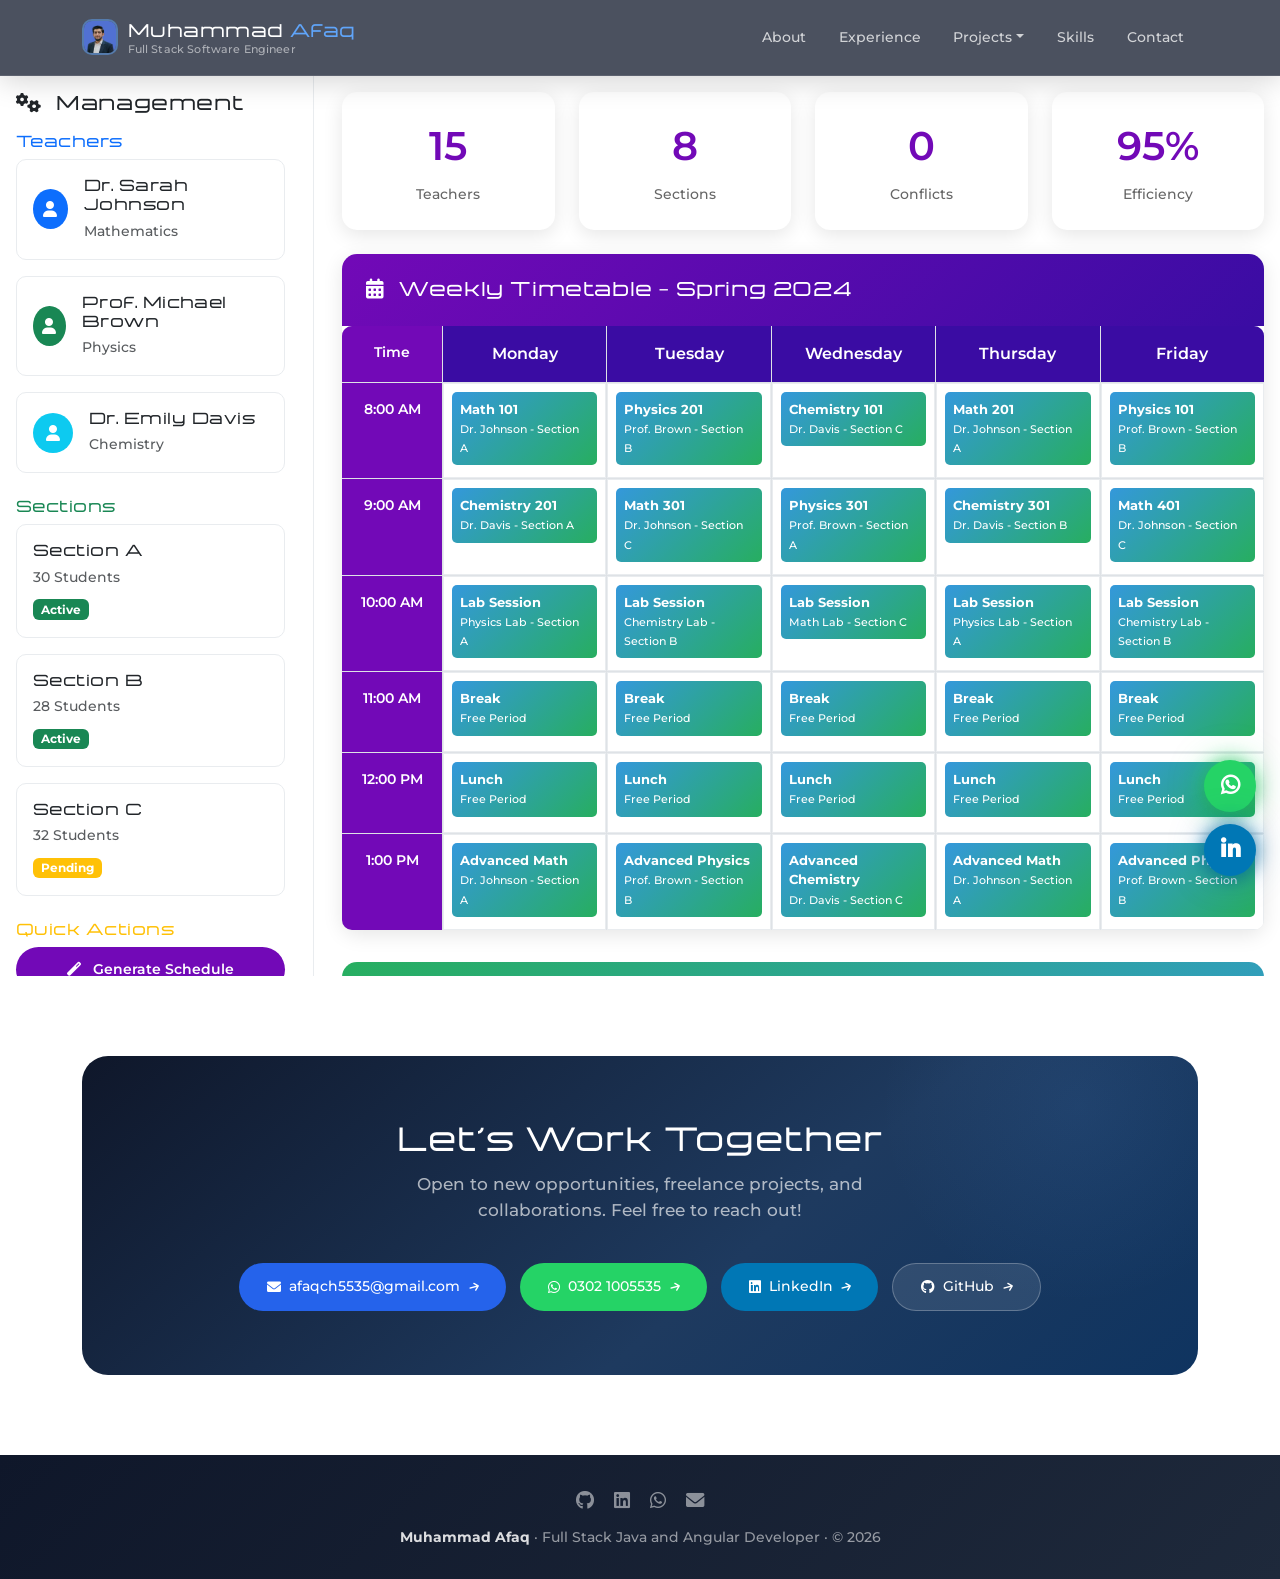
<file: autoschedula-demo.html>
<!DOCTYPE html>
<html lang="en">
<head>
    <!-- Google Tag Manager -->
    <script>(function(w,d,s,l,i){w[l]=w[l]||[];w[l].push({'gtm.start':
    new Date().getTime(),event:'gtm.js'});var f=d.getElementsByTagName(s)[0],
    j=d.createElement(s),dl=l!='dataLayer'?'&l='+l:'';j.async=true;j.src=
    'https://www.googletagmanager.com/gtm.js?id='+i+dl;f.parentNode.insertBefore(j,f);
    })(window,document,'script','dataLayer','GTM-59XXTKP9');</script>
    <!-- End Google Tag Manager -->
    <meta charset="UTF-8">
    <meta name="viewport" content="width=device-width, initial-scale=1.0">
    <title>AutoSchedula - Educational Management System</title>
    <link href="https://cdn.jsdelivr.net/npm/bootstrap@5.3.0/dist/css/bootstrap.min.css" rel="stylesheet">
    <link href="https://cdnjs.cloudflare.com/ajax/libs/font-awesome/6.0.0/css/all.min.css" rel="stylesheet">
    <link href="site-nav.css" rel="stylesheet">
    <link href="typography.css" rel="stylesheet">
    <link href="sticky-social.css" rel="stylesheet">
    <link href="site-buttons.css" rel="stylesheet">
    <link href="site-marquee.css" rel="stylesheet">
    <link href="site-footer.css" rel="stylesheet">
    <style>
        :root {
            --primary-color: #7209b7;
            --secondary-color: #3a0ca3;
            --success-color: #27ae60;
            --warning-color: #f39c12;
            --danger-color: #e74c3c;
            --info-color: #3498db;
            --light-bg: #f8f9fa;
        }
        
        body {
            background-color: #ffffff;
        }
        
        .navbar {
            background: linear-gradient(135deg, var(--primary-color), var(--secondary-color));
            box-shadow: 0 2px 10px rgba(0,0,0,0.1);
        }
        
        .navbar-brand {
            font-weight: 700;
            color: white !important;
        }
        
        .nav-link {
            color: rgba(255,255,255,0.9) !important;
            font-weight: 500;
        }
        
        .nav-link:hover {
            color: white !important;
        }
        
        .timetable-container {
            background: #f8f9fa;
            min-height: 100vh;
            padding: 0;
        }
        
        .timetable-sidebar {
            background: white;
            border-right: 1px solid #e9ecef;
            height: 100vh;
            overflow-y: auto;
        }
        
        .timetable-main {
            background: white;
            height: 100vh;
            overflow-y: auto;
        }
        
        .timetable-grid {
            display: grid;
            grid-template-columns: 100px repeat(5, 1fr);
            gap: 1px;
            background: #dee2e6;
            border-radius: 10px;
            overflow: hidden;
        }
        
        .time-slot {
            background: var(--primary-color);
            color: white;
            padding: 1rem 0.5rem;
            text-align: center;
            font-weight: 600;
            font-size: 0.9rem;
        }
        
        .day-header {
            background: var(--secondary-color);
            color: white;
            padding: 1rem 0.5rem;
            text-align: center;
            font-weight: 600;
        }
        
        .schedule-cell {
            background: white;
            padding: 0.5rem;
            min-height: 80px;
            border: 1px solid #e9ecef;
            position: relative;
        }
        
        .schedule-item {
            background: linear-gradient(135deg, var(--info-color), var(--success-color));
            color: white;
            padding: 0.5rem;
            border-radius: 5px;
            margin-bottom: 0.25rem;
            font-size: 0.8rem;
            cursor: pointer;
            transition: all 0.3s ease;
        }
        
        .schedule-item:hover {
            transform: scale(1.02);
            box-shadow: 0 2px 8px rgba(0,0,0,0.2);
        }
        
        .teacher-card {
            border: 1px solid #e9ecef;
            border-radius: 10px;
            padding: 1rem;
            margin-bottom: 1rem;
            transition: all 0.3s ease;
        }
        
        .teacher-card:hover {
            border-color: var(--primary-color);
            box-shadow: 0 5px 15px rgba(0,0,0,0.1);
        }
        
        .section-card {
            background: white;
            border: 1px solid #e9ecef;
            border-radius: 10px;
            padding: 1rem;
            margin-bottom: 1rem;
            transition: all 0.3s ease;
        }
        
        .section-card:hover {
            border-color: var(--success-color);
            box-shadow: 0 5px 15px rgba(0,0,0,0.1);
        }
        
        .conflict-warning {
            background: #fff3cd;
            border: 1px solid #ffeaa7;
            border-radius: 5px;
            padding: 0.5rem;
            margin-bottom: 0.5rem;
            font-size: 0.8rem;
        }
        
        .conflict-warning i {
            color: var(--warning-color);
        }
        
        .dashboard-card {
            border: none;
            border-radius: 15px;
            box-shadow: 0 5px 20px rgba(0,0,0,0.1);
            margin-bottom: 2rem;
        }
        
        .dashboard-header {
            background: linear-gradient(135deg, var(--primary-color), var(--secondary-color));
            color: white;
            padding: 1.5rem;
            border-radius: 15px 15px 0 0;
        }
        
        .stat-card {
            background: white;
            border-radius: 15px;
            padding: 1.5rem;
            box-shadow: 0 5px 20px rgba(0,0,0,0.1);
            text-align: center;
            transition: transform 0.3s ease;
        }
        
        .stat-card:hover {
            transform: translateY(-5px);
        }
        
        .stat-number {
            font-size: 2.5rem;
            font-weight: 700;
            color: var(--primary-color);
        }
        
        .stat-label {
            color: #666;
            font-size: 0.9rem;
            margin-top: 0.5rem;
        }
        
        .btn-primary {
            background: var(--primary-color);
            border: none;
            border-radius: 25px;
            padding: 0.75rem 2rem;
            font-weight: 600;
        }
        
        .btn-primary:hover {
            background: #5f0497;
        }
        
        .algorithm-status {
            background: linear-gradient(135deg, var(--success-color), var(--info-color));
            color: white;
            padding: 1.5rem;
            border-radius: 15px;
            margin: 1rem 0;
        }
        
        .optimization-metrics {
            background: white;
            border-radius: 15px;
            padding: 1.5rem;
            box-shadow: 0 5px 20px rgba(0,0,0,0.1);
        }
        
        .metric-item {
            display: flex;
            justify-content: space-between;
            align-items: center;
            padding: 0.75rem 0;
            border-bottom: 1px solid #e9ecef;
        }
        
        .metric-item:last-child {
            border-bottom: none;
        }
        
        .metric-value {
            font-weight: 700;
            color: var(--primary-color);
        }
    </style>
</head>
<body>
    <!-- Google Tag Manager (noscript) -->
    <noscript><iframe src="https://www.googletagmanager.com/ns.html?id=GTM-59XXTKP9"
    height="0" width="0" style="display:none;visibility:hidden"></iframe></noscript>
    <!-- End Google Tag Manager (noscript) -->
    <div id="site-nav"></div>

    <div class="container-fluid timetable-container">
        <div class="row">
            <!-- Sidebar -->
            <div class="col-md-3 timetable-sidebar">
                <div class="p-3">
                    <h5 class="mb-3">
                        <i class="fas fa-cogs me-2"></i>
                        Management
                    </h5>
                    
                    <!-- Teachers -->
                    <div class="mb-4">
                        <h6 class="text-primary">Teachers</h6>
                        <div class="teacher-card">
                            <div class="d-flex align-items-center">
                                <div class="bg-primary rounded-circle d-flex align-items-center justify-content-center me-3" style="width: 40px; height: 40px;">
                                    <i class="fas fa-user text-white"></i>
                                </div>
                                <div>
                                    <h6 class="mb-1">Dr. Sarah Johnson</h6>
                                    <small class="text-muted">Mathematics</small>
                                </div>
                            </div>
                        </div>
                        
                        <div class="teacher-card">
                            <div class="d-flex align-items-center">
                                <div class="bg-success rounded-circle d-flex align-items-center justify-content-center me-3" style="width: 40px; height: 40px;">
                                    <i class="fas fa-user text-white"></i>
                                </div>
                                <div>
                                    <h6 class="mb-1">Prof. Michael Brown</h6>
                                    <small class="text-muted">Physics</small>
                                </div>
                            </div>
                        </div>
                        
                        <div class="teacher-card">
                            <div class="d-flex align-items-center">
                                <div class="bg-info rounded-circle d-flex align-items-center justify-content-center me-3" style="width: 40px; height: 40px;">
                                    <i class="fas fa-user text-white"></i>
                                </div>
                                <div>
                                    <h6 class="mb-1">Dr. Emily Davis</h6>
                                    <small class="text-muted">Chemistry</small>
                                </div>
                            </div>
                        </div>
                    </div>
                    
                    <!-- Sections -->
                    <div class="mb-4">
                        <h6 class="text-success">Sections</h6>
                        <div class="section-card">
                            <h6 class="mb-1">Section A</h6>
                            <small class="text-muted">30 Students</small>
                            <div class="mt-2">
                                <span class="badge bg-success">Active</span>
                            </div>
                        </div>
                        
                        <div class="section-card">
                            <h6 class="mb-1">Section B</h6>
                            <small class="text-muted">28 Students</small>
                            <div class="mt-2">
                                <span class="badge bg-success">Active</span>
                            </div>
                        </div>
                        
                        <div class="section-card">
                            <h6 class="mb-1">Section C</h6>
                            <small class="text-muted">32 Students</small>
                            <div class="mt-2">
                                <span class="badge bg-warning">Pending</span>
                            </div>
                        </div>
                    </div>
                    
                    <!-- Quick Actions -->
                    <div class="mb-4">
                        <h6 class="text-warning">Quick Actions</h6>
                        <div class="d-grid gap-2">
                            <button class="btn btn-primary btn-sm">
                                <i class="fas fa-magic me-2"></i>
                                Generate Schedule
                            </button>
                            <button class="btn btn-outline-primary btn-sm">
                                <i class="fas fa-search me-2"></i>
                                Check Conflicts
                            </button>
                            <button class="btn btn-outline-success btn-sm">
                                <i class="fas fa-download me-2"></i>
                                Export Timetable
                            </button>
                        </div>
                    </div>
                </div>
            </div>

            <!-- Main Timetable Area -->
            <div class="col-md-9 timetable-main">
                <div class="p-3">
                    <!-- Dashboard Stats -->
                    <div class="row mb-4">
                        <div class="col-md-3">
                            <div class="stat-card">
                                <div class="stat-number">15</div>
                                <div class="stat-label">Teachers</div>
                            </div>
                        </div>
                        <div class="col-md-3">
                            <div class="stat-card">
                                <div class="stat-number">8</div>
                                <div class="stat-label">Sections</div>
                            </div>
                        </div>
                        <div class="col-md-3">
                            <div class="stat-card">
                                <div class="stat-number">0</div>
                                <div class="stat-label">Conflicts</div>
                            </div>
                        </div>
                        <div class="col-md-3">
                            <div class="stat-card">
                                <div class="stat-number">95%</div>
                                <div class="stat-label">Efficiency</div>
                            </div>
                        </div>
                    </div>

                    <!-- Timetable Grid -->
                    <div class="card dashboard-card">
                        <div class="dashboard-header">
                            <h5 class="mb-0">
                                <i class="fas fa-calendar-alt me-2"></i>
                                Weekly Timetable - Spring 2024
                            </h5>
                        </div>
                        <div class="card-body p-0">
                            <div class="timetable-grid">
                                <!-- Time Column -->
                                <div class="time-slot">Time</div>
                                <div class="day-header">Monday</div>
                                <div class="day-header">Tuesday</div>
                                <div class="day-header">Wednesday</div>
                                <div class="day-header">Thursday</div>
                                <div class="day-header">Friday</div>
                                
                                <!-- Time Slots -->
                                <div class="time-slot">8:00 AM</div>
                                <div class="schedule-cell">
                                    <div class="schedule-item">
                                        <strong>Math 101</strong><br>
                                        <small>Dr. Johnson - Section A</small>
                                    </div>
                                </div>
                                <div class="schedule-cell">
                                    <div class="schedule-item">
                                        <strong>Physics 201</strong><br>
                                        <small>Prof. Brown - Section B</small>
                                    </div>
                                </div>
                                <div class="schedule-cell">
                                    <div class="schedule-item">
                                        <strong>Chemistry 101</strong><br>
                                        <small>Dr. Davis - Section C</small>
                                    </div>
                                </div>
                                <div class="schedule-cell">
                                    <div class="schedule-item">
                                        <strong>Math 201</strong><br>
                                        <small>Dr. Johnson - Section A</small>
                                    </div>
                                </div>
                                <div class="schedule-cell">
                                    <div class="schedule-item">
                                        <strong>Physics 101</strong><br>
                                        <small>Prof. Brown - Section B</small>
                                    </div>
                                </div>
                                
                                <div class="time-slot">9:00 AM</div>
                                <div class="schedule-cell">
                                    <div class="schedule-item">
                                        <strong>Chemistry 201</strong><br>
                                        <small>Dr. Davis - Section A</small>
                                    </div>
                                </div>
                                <div class="schedule-cell">
                                    <div class="schedule-item">
                                        <strong>Math 301</strong><br>
                                        <small>Dr. Johnson - Section C</small>
                                    </div>
                                </div>
                                <div class="schedule-cell">
                                    <div class="schedule-item">
                                        <strong>Physics 301</strong><br>
                                        <small>Prof. Brown - Section A</small>
                                    </div>
                                </div>
                                <div class="schedule-cell">
                                    <div class="schedule-item">
                                        <strong>Chemistry 301</strong><br>
                                        <small>Dr. Davis - Section B</small>
                                    </div>
                                </div>
                                <div class="schedule-cell">
                                    <div class="schedule-item">
                                        <strong>Math 401</strong><br>
                                        <small>Dr. Johnson - Section C</small>
                                    </div>
                                </div>
                                
                                <div class="time-slot">10:00 AM</div>
                                <div class="schedule-cell">
                                    <div class="schedule-item">
                                        <strong>Lab Session</strong><br>
                                        <small>Physics Lab - Section A</small>
                                    </div>
                                </div>
                                <div class="schedule-cell">
                                    <div class="schedule-item">
                                        <strong>Lab Session</strong><br>
                                        <small>Chemistry Lab - Section B</small>
                                    </div>
                                </div>
                                <div class="schedule-cell">
                                    <div class="schedule-item">
                                        <strong>Lab Session</strong><br>
                                        <small>Math Lab - Section C</small>
                                    </div>
                                </div>
                                <div class="schedule-cell">
                                    <div class="schedule-item">
                                        <strong>Lab Session</strong><br>
                                        <small>Physics Lab - Section A</small>
                                    </div>
                                </div>
                                <div class="schedule-cell">
                                    <div class="schedule-item">
                                        <strong>Lab Session</strong><br>
                                        <small>Chemistry Lab - Section B</small>
                                    </div>
                                </div>
                                
                                <div class="time-slot">11:00 AM</div>
                                <div class="schedule-cell">
                                    <div class="schedule-item">
                                        <strong>Break</strong><br>
                                        <small>Free Period</small>
                                    </div>
                                </div>
                                <div class="schedule-cell">
                                    <div class="schedule-item">
                                        <strong>Break</strong><br>
                                        <small>Free Period</small>
                                    </div>
                                </div>
                                <div class="schedule-cell">
                                    <div class="schedule-item">
                                        <strong>Break</strong><br>
                                        <small>Free Period</small>
                                    </div>
                                </div>
                                <div class="schedule-cell">
                                    <div class="schedule-item">
                                        <strong>Break</strong><br>
                                        <small>Free Period</small>
                                    </div>
                                </div>
                                <div class="schedule-cell">
                                    <div class="schedule-item">
                                        <strong>Break</strong><br>
                                        <small>Free Period</small>
                                    </div>
                                </div>
                                
                                <div class="time-slot">12:00 PM</div>
                                <div class="schedule-cell">
                                    <div class="schedule-item">
                                        <strong>Lunch</strong><br>
                                        <small>Free Period</small>
                                    </div>
                                </div>
                                <div class="schedule-cell">
                                    <div class="schedule-item">
                                        <strong>Lunch</strong><br>
                                        <small>Free Period</small>
                                    </div>
                                </div>
                                <div class="schedule-cell">
                                    <div class="schedule-item">
                                        <strong>Lunch</strong><br>
                                        <small>Free Period</small>
                                    </div>
                                </div>
                                <div class="schedule-cell">
                                    <div class="schedule-item">
                                        <strong>Lunch</strong><br>
                                        <small>Free Period</small>
                                    </div>
                                </div>
                                <div class="schedule-cell">
                                    <div class="schedule-item">
                                        <strong>Lunch</strong><br>
                                        <small>Free Period</small>
                                    </div>
                                </div>
                                
                                <div class="time-slot">1:00 PM</div>
                                <div class="schedule-cell">
                                    <div class="schedule-item">
                                        <strong>Advanced Math</strong><br>
                                        <small>Dr. Johnson - Section A</small>
                                    </div>
                                </div>
                                <div class="schedule-cell">
                                    <div class="schedule-item">
                                        <strong>Advanced Physics</strong><br>
                                        <small>Prof. Brown - Section B</small>
                                    </div>
                                </div>
                                <div class="schedule-cell">
                                    <div class="schedule-item">
                                        <strong>Advanced Chemistry</strong><br>
                                        <small>Dr. Davis - Section C</small>
                                    </div>
                                </div>
                                <div class="schedule-cell">
                                    <div class="schedule-item">
                                        <strong>Advanced Math</strong><br>
                                        <small>Dr. Johnson - Section A</small>
                                    </div>
                                </div>
                                <div class="schedule-cell">
                                    <div class="schedule-item">
                                        <strong>Advanced Physics</strong><br>
                                        <small>Prof. Brown - Section B</small>
                                    </div>
                                </div>
                            </div>
                        </div>
                    </div>

                    <!-- Algorithm Status -->
                    <div class="algorithm-status">
                        <h5 class="mb-3">
                            <i class="fas fa-robot me-2"></i>
                            Scheduling Algorithm Status
                        </h5>
                        <div class="row">
                            <div class="col-md-6">
                                <h6>Optimization Results</h6>
                                <div class="optimization-metrics">
                                    <div class="metric-item">
                                        <span>Resource Utilization</span>
                                        <span class="metric-value">95%</span>
                                    </div>
                                    <div class="metric-item">
                                        <span>Conflict Resolution</span>
                                        <span class="metric-value">100%</span>
                                    </div>
                                    <div class="metric-item">
                                        <span>Teacher Satisfaction</span>
                                        <span class="metric-value">92%</span>
                                    </div>
                                    <div class="metric-item">
                                        <span>Schedule Efficiency</span>
                                        <span class="metric-value">98%</span>
                                    </div>
                                </div>
                            </div>
                            <div class="col-md-6">
                                <h6>Algorithm Features</h6>
                                <ul class="list-unstyled">
                                    <li><i class="fas fa-check text-light me-2"></i>Genetic Algorithm Optimization</li>
                                    <li><i class="fas fa-check text-light me-2"></i>Constraint Satisfaction</li>
                                    <li><i class="fas fa-check text-light me-2"></i>Real-time Conflict Detection</li>
                                    <li><i class="fas fa-check text-light me-2"></i>Teacher Preference Matching</li>
                                    <li><i class="fas fa-check text-light me-2"></i>Room Availability Checking</li>
                                    <li><i class="fas fa-check text-light me-2"></i>Load Balancing</li>
                                </ul>
                            </div>
                        </div>
                    </div>

                    <!-- Technical Features -->
                    <div class="card dashboard-card">
                        <div class="dashboard-header">
                            <h5 class="mb-0">
                                <i class="fas fa-cogs me-2"></i>
                                Technical Implementation
                            </h5>
                        </div>
                        <div class="card-body">
                            <div class="row">
                                <div class="col-md-4">
                                    <h6>Backend Technologies</h6>
                                    <ul class="list-unstyled">
                                        <li><i class="fas fa-check text-success me-2"></i>Spring Boot 3.2</li>
                                        <li><i class="fas fa-check text-success me-2"></i>Java 17</li>
                                        <li><i class="fas fa-check text-success me-2"></i>PostgreSQL Database</li>
                                        <li><i class="fas fa-check text-success me-2"></i>JWT Authentication</li>
                                        <li><i class="fas fa-check text-success me-2"></i>RESTful APIs</li>
                                        <li><i class="fas fa-check text-success me-2"></i>Algorithm Engine</li>
                                    </ul>
                                </div>
                                <div class="col-md-4">
                                    <h6>Frontend Technologies</h6>
                                    <ul class="list-unstyled">
                                        <li><i class="fas fa-check text-success me-2"></i>Angular 14</li>
                                        <li><i class="fas fa-check text-success me-2"></i>TypeScript</li>
                                        <li><i class="fas fa-check text-success me-2"></i>Bootstrap 5</li>
                                        <li><i class="fas fa-check text-success me-2"></i>Interactive UI</li>
                                        <li><i class="fas fa-check text-success me-2"></i>Real-time Updates</li>
                                        <li><i class="fas fa-check text-success me-2"></i>Responsive Design</li>
                                    </ul>
                                </div>
                                <div class="col-md-4">
                                    <h6>Key Features</h6>
                                    <ul class="list-unstyled">
                                        <li><i class="fas fa-check text-success me-2"></i>Automated Scheduling</li>
                                        <li><i class="fas fa-check text-success me-2"></i>Conflict Resolution</li>
                                        <li><i class="fas fa-check text-success me-2"></i>Teacher Management</li>
                                        <li><i class="fas fa-check text-success me-2"></i>Section Management</li>
                                        <li><i class="fas fa-check text-success me-2"></i>Export Functionality</li>
                                        <li><i class="fas fa-check text-success me-2"></i>Optimization Engine</li>
                                    </ul>
                                </div>
                            </div>
                        </div>
                    </div>
                </div>
            </div>
        </div>
    </div>

    <script src="https://cdn.jsdelivr.net/npm/bootstrap@5.3.0/dist/js/bootstrap.bundle.min.js"></script>
    <script src="site-nav.js"></script>
    <script src="site-marquee.js"></script>
    <div id="site-footer"></div>

    <script src="sticky-social.js"></script>
    <script src="site-footer.js"></script>
</body>
</html>
</file>
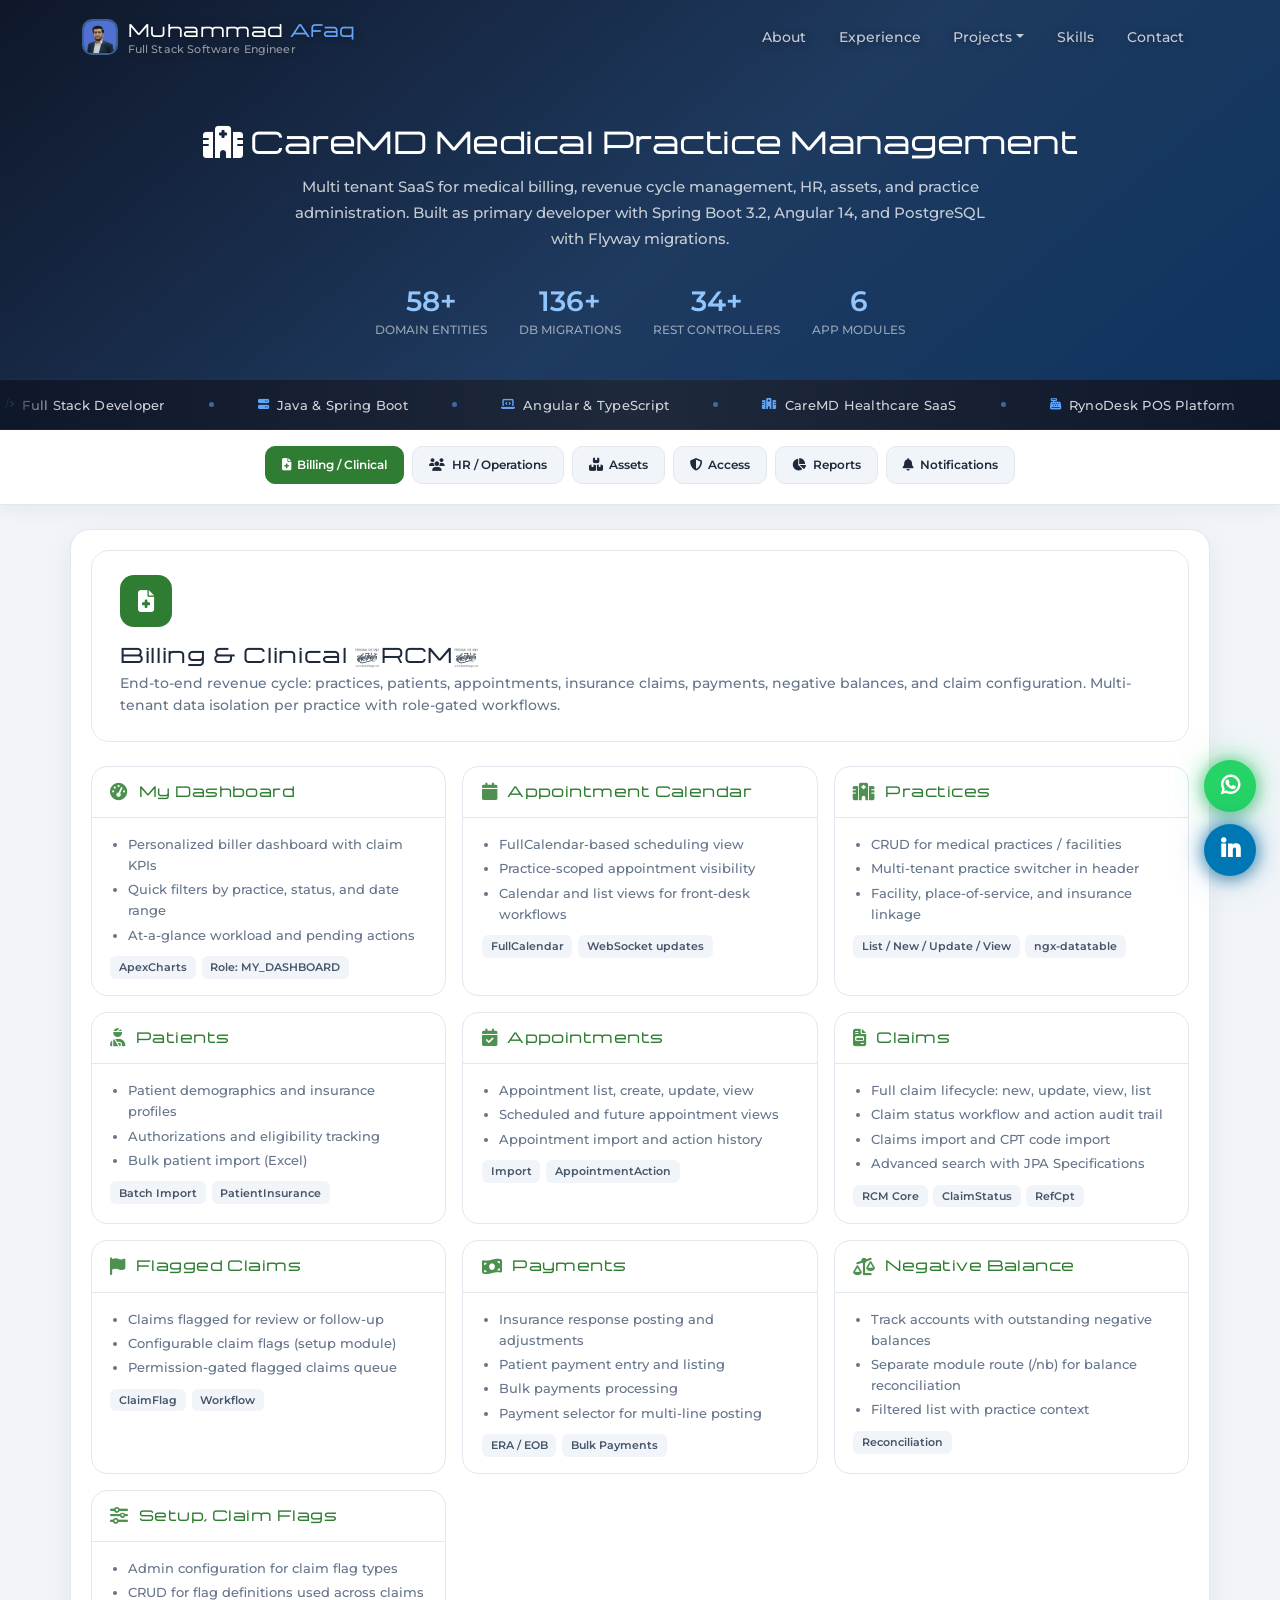
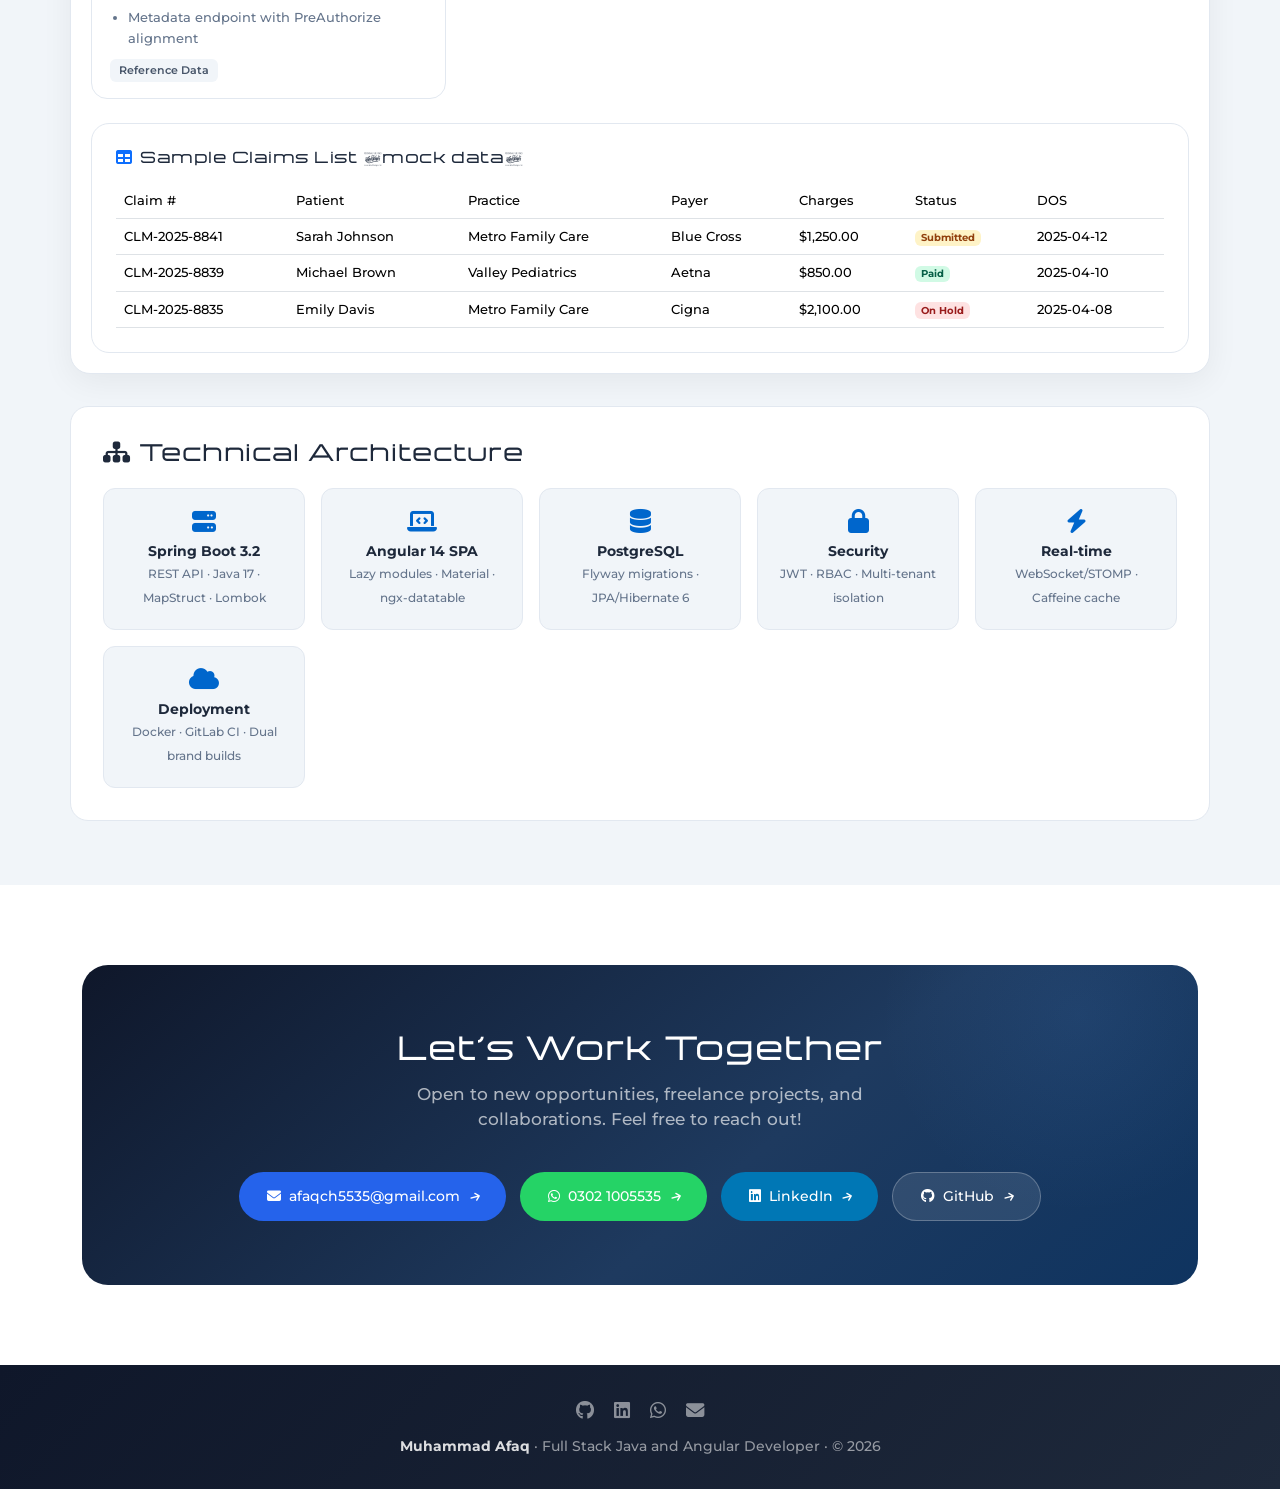
<file: caremd-demo.html>
<!DOCTYPE html>
<html lang="en">
<head>
    <script>(function(w,d,s,l,i){w[l]=w[l]||[];w[l].push({'gtm.start':
    new Date().getTime(),event:'gtm.js'});var f=d.getElementsByTagName(s)[0],
    j=d.createElement(s),dl=l!='dataLayer'?'&l='+l:'';j.async=true;j.src=
    'https://www.googletagmanager.com/gtm.js?id='+i+dl;f.parentNode.insertBefore(j,f);
    })(window,document,'script','dataLayer','GTM-59XXTKP9');</script>
    <meta charset="UTF-8">
    <meta name="viewport" content="width=device-width, initial-scale=1.0">
    <title>CareMD Platform Demo | Muhammad Afaq</title>
    <link href="https://cdn.jsdelivr.net/npm/bootstrap@5.3.0/dist/css/bootstrap.min.css" rel="stylesheet">
    <link href="https://cdnjs.cloudflare.com/ajax/libs/font-awesome/6.4.0/css/all.min.css" rel="stylesheet">
    <link href="site-nav.css" rel="stylesheet">
    <link href="typography.css" rel="stylesheet">
    <link href="sticky-social.css" rel="stylesheet">
    <link href="site-buttons.css" rel="stylesheet">
    <link href="site-marquee.css" rel="stylesheet">
    <link href="site-footer.css" rel="stylesheet">
    <style>
        :root {
            --primary: #0066cc;
            --primary-dark: #003d99;
            --clinical: #2e7d32;
            --hr: #6a1b9a;
            --assets: #ef6c00;
            --access: #455a64;
            --reports: #00838f;
            --notify: #1565c0;
            --bg: #f1f5f9;
            --card: #ffffff;
            --text: #1e293b;
            --muted: #64748b;
            --border: #e2e8f0;
        }
        html, body { overflow-x: hidden; max-width: 100vw; }
        body { background: var(--bg); color: var(--text); }
        .top-nav {
            background: linear-gradient(135deg, var(--primary), var(--primary-dark));
            box-shadow: 0 2px 16px rgba(0,0,0,0.12);
            padding: 0.85rem 0;
        }
        .top-nav .brand { font-weight: 800; color: #fff !important; font-size: 1.05rem; }
        .top-nav .nav-link { color: rgba(255,255,255,0.9) !important; font-weight: 500; font-size: 0.875rem; }
        .hero-demo {
            background: linear-gradient(140deg, #0f172a 0%, #1e3a5f 55%, #0f3460 100%);
            color: white;
            padding: 3rem 0 2.5rem;
        }
        .hero-demo h1 { font-size: 2rem; font-weight: 800; letter-spacing: -0.5px; }
        .hero-demo p { color: rgba(255,255,255,0.75); max-width: 720px; margin: 0.75rem auto 0; font-size: 0.95rem; line-height: 1.7; }
        .hero-stats { display: flex; justify-content: center; gap: 2rem; flex-wrap: wrap; margin-top: 1.75rem; }
        .hero-stat-num { font-size: 1.75rem; font-weight: 800; color: #93c5fd; }
        .hero-stat-lbl { font-size: 0.72rem; text-transform: uppercase; letter-spacing: 1px; color: rgba(255,255,255,0.55); font-weight: 600; }
        .demo-nav-section {
            background: white;
            border-bottom: 1px solid var(--border);
            padding: 1rem 0 1.25rem;
            position: sticky;
            top: 0;
            z-index: 100;
            box-shadow: 0 4px 20px rgba(0,0,0,0.06);
        }
        .app-tabs {
            display: flex;
            flex-wrap: wrap;
            gap: 0.5rem;
            justify-content: center;
        }
        .app-tab {
            border: 1px solid var(--border);
            background: var(--bg);
            color: var(--text);
            padding: 0.55rem 1rem;
            border-radius: 10px;
            font-size: 0.78rem;
            font-weight: 600;
            cursor: pointer;
            transition: all 0.2s;
            display: inline-flex;
            align-items: center;
            gap: 0.4rem;
            white-space: nowrap;
        }
        .app-tab:hover, .app-tab.active {
            background: var(--primary);
            color: white;
            border-color: var(--primary);
        }
        .app-tab[data-app="clinical"].active { background: var(--clinical); border-color: var(--clinical); }
        .app-tab[data-app="hr"].active { background: var(--hr); border-color: var(--hr); }
        .app-tab[data-app="assets"].active { background: var(--assets); border-color: var(--assets); }
        .app-tab[data-app="access"].active { background: var(--access); border-color: var(--access); }
        .app-tab[data-app="reports"].active { background: var(--reports); border-color: var(--reports); }
        .app-tab[data-app="notifications"].active { background: var(--notify); border-color: var(--notify); }
        .main-wrap { padding: 1.5rem 0 4rem; }
        .demo-viewport {
            background: var(--card);
            border: 1px solid var(--border);
            border-radius: 20px;
            padding: 1.25rem;
            box-shadow: 0 8px 32px rgba(0,0,0,0.06);
            min-height: 200px;
        }
        .panel { display: none; animation: fadeIn 0.3s ease; }
        .panel.active { display: block; }
        @keyframes fadeIn { from { opacity: 0; transform: translateY(8px); } to { opacity: 1; transform: none; } }
        .panel-header {
            background: var(--card);
            border-radius: 18px;
            padding: 1.5rem 1.75rem;
            border: 1px solid var(--border);
            margin-bottom: 1.5rem;
            display: flex;
            align-items: flex-start;
            gap: 1rem;
            flex-wrap: wrap;
        }
        .panel-icon {
            width: 52px; height: 52px;
            border-radius: 14px;
            display: flex; align-items: center; justify-content: center;
            color: white; font-size: 1.35rem; flex-shrink: 0;
        }
        .panel-icon.clinical { background: var(--clinical); }
        .panel-icon.hr { background: var(--hr); }
        .panel-icon.assets { background: var(--assets); }
        .panel-icon.access { background: var(--access); }
        .panel-icon.reports { background: var(--reports); }
        .panel-icon.notifications { background: var(--notify); }
        .panel-title { font-size: 1.35rem; font-weight: 800; margin: 0; }
        .panel-desc { font-size: 0.875rem; color: var(--muted); margin: 0.25rem 0 0; line-height: 1.55; }
        .module-grid { display: grid; grid-template-columns: repeat(auto-fill, minmax(300px, 1fr)); gap: 1rem; }
        .module-card {
            background: var(--card);
            border: 1px solid var(--border);
            border-radius: 16px;
            overflow: hidden;
            transition: transform 0.2s, box-shadow 0.2s;
        }
        .module-card:hover {
            transform: translateY(-4px);
            box-shadow: 0 12px 32px rgba(0,0,0,0.08);
        }
        .module-card-head {
            padding: 1rem 1.15rem;
            border-bottom: 1px solid var(--border);
            display: flex;
            align-items: center;
            gap: 0.65rem;
        }
        .module-card-head i { font-size: 1.1rem; opacity: 0.85; }
        .module-card-head h6 { margin: 0; font-weight: 700; font-size: 0.95rem; }
        .module-card-body { padding: 1rem 1.15rem; }
        .module-card-body ul { margin: 0; padding-left: 1.1rem; font-size: 0.8rem; color: var(--muted); line-height: 1.65; }
        .module-card-body li { margin-bottom: 0.2rem; }
        .tag-row { display: flex; flex-wrap: wrap; gap: 0.35rem; margin-top: 0.65rem; }
        .feat-tag {
            font-size: 0.68rem;
            font-weight: 600;
            padding: 0.2rem 0.55rem;
            border-radius: 6px;
            background: #f1f5f9;
            color: #475569;
        }
        .mock-section {
            background: var(--card);
            border: 1px solid var(--border);
            border-radius: 18px;
            padding: 1.5rem;
            margin-top: 1.5rem;
        }
        .mock-section h5 { font-size: 1rem; font-weight: 700; margin-bottom: 1rem; }
        .mock-table { font-size: 0.8rem; }
        .mock-table thead { background: var(--primary); color: white; }
        .mock-table .badge-pending { background: #fef3c7; color: #92400e; }
        .mock-table .badge-done { background: #d1fae5; color: #065f46; }
        .mock-table .badge-flag { background: #fee2e2; color: #991b1b; }
        .arch-bar {
            background: var(--card);
            border: 1px solid var(--border);
            border-radius: 18px;
            padding: 2rem;
            margin-top: 2rem;
        }
        .arch-bar h4 { font-weight: 800; margin-bottom: 1.25rem; }
        .arch-cols { display: grid; grid-template-columns: repeat(auto-fit, minmax(200px, 1fr)); gap: 1rem; }
        .arch-item {
            text-align: center;
            padding: 1.25rem;
            background: var(--bg);
            border-radius: 12px;
            border: 1px solid var(--border);
        }
        .arch-item i { font-size: 1.5rem; color: var(--primary); margin-bottom: 0.5rem; }
        .arch-item strong { display: block; font-size: 0.85rem; }
        .arch-item span { font-size: 0.75rem; color: var(--muted); }
        @media (max-width: 768px) {
            .hero-demo { padding: 2.25rem 0 2rem; }
            .hero-demo h1 { font-size: 1.45rem; }
            .hero-stats { gap: 1.25rem; }
            .demo-nav-section { padding: 0.85rem 0; }
            .app-tabs {
                flex-wrap: nowrap;
                justify-content: flex-start;
                overflow-x: auto;
                -webkit-overflow-scrolling: touch;
                padding-bottom: 0.35rem;
                scrollbar-width: none;
            }
            .app-tabs::-webkit-scrollbar { display: none; }
            .demo-viewport {
                border-width: 2px;
                border-radius: 16px;
                padding: 1rem;
                box-shadow: inset 0 0 0 1px rgba(0,102,204,0.08), 0 10px 28px rgba(0,0,0,0.08);
            }
            .module-grid { grid-template-columns: 1fr; }
            .panel-header { flex-direction: column; }
            .arch-cols { grid-template-columns: 1fr 1fr; }
        }
    </style>
</head>
<body>
    <noscript><iframe src="https://www.googletagmanager.com/ns.html?id=GTM-59XXTKP9" height="0" width="0" style="display:none;visibility:hidden"></iframe></noscript>

    <div id="site-nav"></div>

    <section class="hero-demo text-center">
        <div class="container">
            <h1><i class="fas fa-hospital-alt me-2"></i>CareMD Medical Practice Management</h1>
            <p>
                Multi tenant SaaS for medical billing, revenue cycle management, HR, assets, and practice administration.
                Built as primary developer with Spring Boot 3.2, Angular 14, and PostgreSQL with Flyway migrations.
            </p>
            <div class="hero-stats">
                <div><div class="hero-stat-num">58+</div><div class="hero-stat-lbl">Domain Entities</div></div>
                <div><div class="hero-stat-num">136+</div><div class="hero-stat-lbl">DB Migrations</div></div>
                <div><div class="hero-stat-num">34+</div><div class="hero-stat-lbl">REST Controllers</div></div>
                <div><div class="hero-stat-num">6</div><div class="hero-stat-lbl">App Modules</div></div>
            </div>
        </div>
    </section>

    <section class="demo-nav-section">
        <div class="container">
            <div class="app-tabs" role="tablist">
                <button type="button" class="app-tab active" data-app="clinical" data-panel="panel-clinical"><i class="fas fa-file-medical"></i> Billing / Clinical</button>
                <button type="button" class="app-tab" data-app="hr" data-panel="panel-hr"><i class="fas fa-users"></i> HR / Operations</button>
                <button type="button" class="app-tab" data-app="assets" data-panel="panel-assets"><i class="fas fa-boxes-stacked"></i> Assets</button>
                <button type="button" class="app-tab" data-app="access" data-panel="panel-access"><i class="fas fa-shield-halved"></i> Access</button>
                <button type="button" class="app-tab" data-app="reports" data-panel="panel-reports"><i class="fas fa-chart-pie"></i> Reports</button>
                <button type="button" class="app-tab" data-app="notifications" data-panel="panel-notifications"><i class="fas fa-bell"></i> Notifications</button>
            </div>
        </div>
    </section>

    <div class="container main-wrap">
        <div class="demo-viewport">

        <!-- CLINICAL / BILLING -->
        <div id="panel-clinical" class="panel active">
            <div class="panel-header">
                <div class="panel-icon clinical"><i class="fas fa-file-medical"></i></div>
                <div>
                    <h2 class="panel-title">Billing &amp; Clinical (RCM)</h2>
                    <p class="panel-desc">End-to-end revenue cycle: practices, patients, appointments, insurance claims, payments, negative balances, and claim configuration. Multi-tenant data isolation per practice with role-gated workflows.</p>
                </div>
            </div>
            <div class="module-grid">
                <div class="module-card">
                    <div class="module-card-head" style="color:var(--clinical)"><i class="fas fa-gauge-high"></i><h6>My Dashboard</h6></div>
                    <div class="module-card-body">
                        <ul><li>Personalized biller dashboard with claim KPIs</li><li>Quick filters by practice, status, and date range</li><li>At-a-glance workload and pending actions</li></ul>
                        <div class="tag-row"><span class="feat-tag">ApexCharts</span><span class="feat-tag">Role: MY_DASHBOARD</span></div>
                    </div>
                </div>
                <div class="module-card">
                    <div class="module-card-head" style="color:var(--clinical)"><i class="fas fa-calendar"></i><h6>Appointment Calendar</h6></div>
                    <div class="module-card-body">
                        <ul><li>FullCalendar-based scheduling view</li><li>Practice-scoped appointment visibility</li><li>Calendar and list views for front-desk workflows</li></ul>
                        <div class="tag-row"><span class="feat-tag">FullCalendar</span><span class="feat-tag">WebSocket updates</span></div>
                    </div>
                </div>
                <div class="module-card">
                    <div class="module-card-head" style="color:var(--clinical)"><i class="fas fa-hospital"></i><h6>Practices</h6></div>
                    <div class="module-card-body">
                        <ul><li>CRUD for medical practices / facilities</li><li>Multi-tenant practice switcher in header</li><li>Facility, place-of-service, and insurance linkage</li></ul>
                        <div class="tag-row"><span class="feat-tag">List / New / Update / View</span><span class="feat-tag">ngx-datatable</span></div>
                    </div>
                </div>
                <div class="module-card">
                    <div class="module-card-head" style="color:var(--clinical)"><i class="fas fa-user-injured"></i><h6>Patients</h6></div>
                    <div class="module-card-body">
                        <ul><li>Patient demographics and insurance profiles</li><li>Authorizations and eligibility tracking</li><li>Bulk patient import (Excel)</li></ul>
                        <div class="tag-row"><span class="feat-tag">Batch Import</span><span class="feat-tag">PatientInsurance</span></div>
                    </div>
                </div>
                <div class="module-card">
                    <div class="module-card-head" style="color:var(--clinical)"><i class="fas fa-calendar-check"></i><h6>Appointments</h6></div>
                    <div class="module-card-body">
                        <ul><li>Appointment list, create, update, view</li><li>Scheduled and future appointment views</li><li>Appointment import and action history</li></ul>
                        <div class="tag-row"><span class="feat-tag">Import</span><span class="feat-tag">AppointmentAction</span></div>
                    </div>
                </div>
                <div class="module-card">
                    <div class="module-card-head" style="color:var(--clinical)"><i class="fas fa-file-invoice"></i><h6>Claims</h6></div>
                    <div class="module-card-body">
                        <ul><li>Full claim lifecycle: new, update, view, list</li><li>Claim status workflow and action audit trail</li><li>Claims import and CPT code import</li><li>Advanced search with JPA Specifications</li></ul>
                        <div class="tag-row"><span class="feat-tag">RCM Core</span><span class="feat-tag">ClaimStatus</span><span class="feat-tag">RefCpt</span></div>
                    </div>
                </div>
                <div class="module-card">
                    <div class="module-card-head" style="color:var(--clinical)"><i class="fas fa-flag"></i><h6>Flagged Claims</h6></div>
                    <div class="module-card-body">
                        <ul><li>Claims flagged for review or follow-up</li><li>Configurable claim flags (setup module)</li><li>Permission-gated flagged claims queue</li></ul>
                        <div class="tag-row"><span class="feat-tag">ClaimFlag</span><span class="feat-tag">Workflow</span></div>
                    </div>
                </div>
                <div class="module-card">
                    <div class="module-card-head" style="color:var(--clinical)"><i class="fas fa-money-bill-wave"></i><h6>Payments</h6></div>
                    <div class="module-card-body">
                        <ul><li>Insurance response posting and adjustments</li><li>Patient payment entry and listing</li><li>Bulk payments processing</li><li>Payment selector for multi-line posting</li></ul>
                        <div class="tag-row"><span class="feat-tag">ERA / EOB</span><span class="feat-tag">Bulk Payments</span></div>
                    </div>
                </div>
                <div class="module-card">
                    <div class="module-card-head" style="color:var(--clinical)"><i class="fas fa-scale-unbalanced"></i><h6>Negative Balance</h6></div>
                    <div class="module-card-body">
                        <ul><li>Track accounts with outstanding negative balances</li><li>Separate module route (/nb) for balance reconciliation</li><li>Filtered list with practice context</li></ul>
                        <div class="tag-row"><span class="feat-tag">Reconciliation</span></div>
                    </div>
                </div>
                <div class="module-card">
                    <div class="module-card-head" style="color:var(--clinical)"><i class="fas fa-sliders"></i><h6>Setup, Claim Flags</h6></div>
                    <div class="module-card-body">
                        <ul><li>Admin configuration for claim flag types</li><li>CRUD for flag definitions used across claims</li><li>Metadata endpoint with PreAuthorize alignment</li></ul>
                        <div class="tag-row"><span class="feat-tag">Reference Data</span></div>
                    </div>
                </div>
            </div>
            <div class="mock-section">
                <h5><i class="fas fa-table me-2 text-primary"></i>Sample Claims List (mock data)</h5>
                <div class="table-responsive">
                    <table class="table table-hover mock-table mb-0">
                        <thead><tr><th>Claim #</th><th>Patient</th><th>Practice</th><th>Payer</th><th>Charges</th><th>Status</th><th>DOS</th></tr></thead>
                        <tbody>
                            <tr><td>CLM-2025-8841</td><td>Sarah Johnson</td><td>Metro Family Care</td><td>Blue Cross</td><td>$1,250.00</td><td><span class="badge badge-pending">Submitted</span></td><td>2025-04-12</td></tr>
                            <tr><td>CLM-2025-8839</td><td>Michael Brown</td><td>Valley Pediatrics</td><td>Aetna</td><td>$850.00</td><td><span class="badge badge-done">Paid</span></td><td>2025-04-10</td></tr>
                            <tr><td>CLM-2025-8835</td><td>Emily Davis</td><td>Metro Family Care</td><td>Cigna</td><td>$2,100.00</td><td><span class="badge badge-flag">On Hold</span></td><td>2025-04-08</td></tr>
                        </tbody>
                    </table>
                </div>
            </div>
        </div>

        <!-- HR -->
        <div id="panel-hr" class="panel">
            <div class="panel-header">
                <div class="panel-icon hr"><i class="fas fa-users"></i></div>
                <div>
                    <h2 class="panel-title">HR / Operations</h2>
                    <p class="panel-desc">Workforce management: attendance with PWA check-in, leave management, loans, timesheets, team structure, shift schedules, employee records, and recruiting pipelines.</p>
                </div>
            </div>
            <div class="module-grid">
                <div class="module-card">
                    <div class="module-card-head" style="color:var(--hr)"><i class="fas fa-fingerprint"></i><h6>Attendance</h6></div>
                    <div class="module-card-body">
                        <ul><li>Check-in / check-out with break tracking</li><li>Attendance list and detailed view per employee</li><li>PWA support with offline today-cache</li><li>Break overlay for active sessions</li></ul>
                        <div class="tag-row"><span class="feat-tag">PWA</span><span class="feat-tag">AttendanceBreak</span></div>
                    </div>
                </div>
                <div class="module-card">
                    <div class="module-card-head" style="color:var(--hr)"><i class="fas fa-plane-departure"></i><h6>Leaves</h6></div>
                    <div class="module-card-body">
                        <ul><li>Leave request submission and approval workflow</li><li>Leave types and balance deduction</li><li>Manager review and status tracking</li></ul>
                    </div>
                </div>
                <div class="module-card">
                    <div class="module-card-head" style="color:var(--hr)"><i class="fas fa-piggy-bank"></i><h6>Leave Bank</h6></div>
                    <div class="module-card-body">
                        <ul><li>Employee self-service leave balance view</li><li>Accrual and usage history</li><li>Employee-only gated route</li></ul>
                    </div>
                </div>
                <div class="module-card">
                    <div class="module-card-head" style="color:var(--hr)"><i class="fas fa-hand-holding-dollar"></i><h6>Loans</h6></div>
                    <div class="module-card-body">
                        <ul><li>Employee loan requests and approvals</li><li>Repayment schedule tracking (LoanRepayment)</li><li>Payroll deduction integration</li></ul>
                        <div class="tag-row"><span class="feat-tag">Loan</span><span class="feat-tag">Repayment</span></div>
                    </div>
                </div>
                <div class="module-card">
                    <div class="module-card-head" style="color:var(--hr)"><i class="fas fa-calendar-day"></i><h6>Public Holidays</h6></div>
                    <div class="module-card-body">
                        <ul><li>Company holiday calendar management</li><li>CRUD for public holiday definitions</li><li>Used in attendance and payroll calculations</li></ul>
                    </div>
                </div>
                <div class="module-card">
                    <div class="module-card-head" style="color:var(--hr)"><i class="fas fa-clock"></i><h6>Timesheets</h6></div>
                    <div class="module-card-body">
                        <ul><li>Timesheet entry with line items (TimesheetItem)</li><li>Weekly / period-based submission</li><li>Approval workflow for managers</li></ul>
                    </div>
                </div>
                <div class="module-card">
                    <div class="module-card-head" style="color:var(--hr)"><i class="fas fa-people-group"></i><h6>Teams</h6></div>
                    <div class="module-card-body">
                        <ul><li>Team structure and member assignment</li><li>Team-based reporting and scheduling</li><li>Links employees to organizational units</li></ul>
                    </div>
                </div>
                <div class="module-card">
                    <div class="module-card-head" style="color:var(--hr)"><i class="fas fa-calendar-week"></i><h6>Schedules</h6></div>
                    <div class="module-card-body">
                        <ul><li>Shift schedule planning and assignment</li><li>Schedule list with employee mapping</li><li>Supports operations workforce planning</li></ul>
                    </div>
                </div>
                <div class="module-card">
                    <div class="module-card-head" style="color:var(--hr)"><i class="fas fa-id-badge"></i><h6>Employees</h6></div>
                    <div class="module-card-body">
                        <ul><li>Full employee CRUD with profile pictures</li><li>Compensation, designation, and status</li><li>Employee view with linked attendance and loans</li></ul>
                        <div class="tag-row"><span class="feat-tag">Profile Picture</span><span class="feat-tag">Employee</span></div>
                    </div>
                </div>
                <div class="module-card">
                    <div class="module-card-head" style="color:var(--hr)"><i class="fas fa-user-plus"></i><h6>Recruiting</h6></div>
                    <div class="module-card-body">
                        <ul><li>Meta hiring leads from campaigns</li><li>Hiring clone for duplicate lead management</li><li>Custom hiring with manual lead entry</li><li>Status dialog for hiring pipeline stages</li></ul>
                        <div class="tag-row"><span class="feat-tag">MetaHiringLead</span><span class="feat-tag">CustomHiringLead</span></div>
                    </div>
                </div>
            </div>
        </div>

        <!-- ASSETS -->
        <div id="panel-assets" class="panel">
            <div class="panel-header">
                <div class="panel-icon assets"><i class="fas fa-boxes-stacked"></i></div>
                <div>
                    <h2 class="panel-title">Assets</h2>
                    <p class="panel-desc">IT and office asset inventory management to track hardware, employee assignments, categories, and summary dashboards.</p>
                </div>
            </div>
            <div class="module-grid">
                <div class="module-card">
                    <div class="module-card-head" style="color:var(--assets)"><i class="fas fa-chart-pie"></i><h6>Summary Dashboard</h6></div>
                    <div class="module-card-body">
                        <ul><li>Asset allocation overview charts</li><li>Counts by category and assignment status</li><li>Quick navigation to inventory and assignments</li></ul>
                    </div>
                </div>
                <div class="module-card">
                    <div class="module-card-head" style="color:var(--assets)"><i class="fas fa-laptop"></i><h6>Inventory</h6></div>
                    <div class="module-card-body">
                        <ul><li>Asset CRUD with serial numbers, purchase date, and condition</li><li>Search and filter with ngx-datatable</li><li>Asset view with assignment history</li></ul>
                        <div class="tag-row"><span class="feat-tag">Asset</span></div>
                    </div>
                </div>
                <div class="module-card">
                    <div class="module-card-head" style="color:var(--assets)"><i class="fas fa-user-check"></i><h6>Assignments</h6></div>
                    <div class="module-card-body">
                        <ul><li>Assign assets to employees</li><li>Track assignment dates and return status</li><li>Create and list assignment records</li></ul>
                        <div class="tag-row"><span class="feat-tag">AssetAssignment</span></div>
                    </div>
                </div>
                <div class="module-card">
                    <div class="module-card-head" style="color:var(--assets)"><i class="fas fa-folder-tree"></i><h6>Categories</h6></div>
                    <div class="module-card-body">
                        <ul><li>Asset category taxonomy (laptops, monitors, etc.)</li><li>Category CRUD with asset count linkage</li></ul>
                        <div class="tag-row"><span class="feat-tag">AssetCategory</span></div>
                    </div>
                </div>
            </div>
        </div>

        <!-- ACCESS -->
        <div id="panel-access" class="panel">
            <div class="panel-header">
                <div class="panel-icon access"><i class="fas fa-shield-halved"></i></div>
                <div>
                    <h2 class="panel-title">Access &amp; Administration</h2>
                    <p class="panel-desc">Multi tenant identity and authorization for users, roles, feature packages, tenant management, and real time in app messaging via WebSocket/STOMP.</p>
                </div>
            </div>
            <div class="module-grid">
                <div class="module-card">
                    <div class="module-card-head" style="color:var(--access)"><i class="fas fa-users-gear"></i><h6>Users</h6></div>
                    <div class="module-card-body">
                        <ul><li>User CRUD with role and practice assignment</li><li>Password reset and session management</li><li>JWT access (12h) and refresh tokens (7d)</li></ul>
                        <div class="tag-row"><span class="feat-tag">JWT</span><span class="feat-tag">Spring Security</span></div>
                    </div>
                </div>
                <div class="module-card">
                    <div class="module-card-head" style="color:var(--access)"><i class="fas fa-user-shield"></i><h6>Roles</h6></div>
                    <div class="module-card-body">
                        <ul><li>Hierarchical role-based access control</li><li>Role-to-feature permission mapping</li><li>OR-prefixed permission keys for granular gates</li></ul>
                    </div>
                </div>
                <div class="module-card">
                    <div class="module-card-head" style="color:var(--access)"><i class="fas fa-cube"></i><h6>Packages</h6></div>
                    <div class="module-card-body">
                        <ul><li>Subscription packages for tenant features</li><li>Package-to-module and feature bundling</li><li>Controls which app areas a tenant can access</li></ul>
                        <div class="tag-row"><span class="feat-tag">Package</span><span class="feat-tag">Feature</span><span class="feat-tag">Module</span></div>
                    </div>
                </div>
                <div class="module-card">
                    <div class="module-card-head" style="color:var(--access)"><i class="fas fa-building"></i><h6>Tenants</h6></div>
                    <div class="module-card-body">
                        <ul><li>Multi-tenant organization management</li><li>Tenant provisioning and configuration</li><li>BaseTenantEntity isolation across all data</li></ul>
                        <div class="tag-row"><span class="feat-tag">Multi-Tenant</span></div>
                    </div>
                </div>
                <div class="module-card">
                    <div class="module-card-head" style="color:var(--access)"><i class="fas fa-comments"></i><h6>Messages</h6></div>
                    <div class="module-card-body">
                        <ul><li>Real-time in-app messaging</li><li>WebSocket/STOMP push notifications</li><li>User-to-user communication within platform</li></ul>
                        <div class="tag-row"><span class="feat-tag">WebSocket</span><span class="feat-tag">STOMP</span></div>
                    </div>
                </div>
            </div>
        </div>

        <!-- REPORTS -->
        <div id="panel-reports" class="panel">
            <div class="panel-header">
                <div class="panel-icon reports"><i class="fas fa-chart-pie"></i></div>
                <div>
                    <h2 class="panel-title">Reports &amp; Analytics</h2>
                    <p class="panel-desc">Unified reports hub with role filtered sections for clinical RCM analytics, HR attendance and payroll reports, and user activity audit logs.</p>
                </div>
            </div>
            <div class="module-grid">
                <div class="module-card">
                    <div class="module-card-head" style="color:var(--reports)"><i class="fas fa-hospital"></i><h6>Clinical Reports</h6></div>
                    <div class="module-card-body">
                        <ul><li>Service reports with ApexCharts analytics</li><li>Facility reports</li><li>Claim denial and secondary denial reports</li><li>Resubmission tracker</li><li>On-hold claims report</li><li>Patient balance report</li><li>Check report (ERA reconciliation)</li></ul>
                    </div>
                </div>
                <div class="module-card">
                    <div class="module-card-head" style="color:var(--reports)"><i class="fas fa-user-clock"></i><h6>HR Reports</h6></div>
                    <div class="module-card-body">
                        <ul><li>Attendance reports and daily summaries</li><li>Employee leave bank report</li><li>Daily performance report</li><li>Payroll / salary summary</li><li>Performance adjustment admin</li></ul>
                    </div>
                </div>
                <div class="module-card">
                    <div class="module-card-head" style="color:var(--reports)"><i class="fas fa-list-check"></i><h6>Activity Logs</h6></div>
                    <div class="module-card-body">
                        <ul><li>User activity audit trail</li><li>Filterable log viewer for compliance</li><li>Tracks critical actions across modules</li></ul>
                        <div class="tag-row"><span class="feat-tag">ActivityLog</span></div>
                    </div>
                </div>
            </div>
        </div>

        <!-- NOTIFICATIONS -->
        <div id="panel-notifications" class="panel">
            <div class="panel-header">
                <div class="panel-icon notifications"><i class="fas fa-bell"></i></div>
                <div>
                    <h2 class="panel-title">Notifications</h2>
                    <p class="panel-desc">System wide notification center with alerts for claim updates, approvals, assignments, and platform events delivered in real time.</p>
                </div>
            </div>
            <div class="module-grid">
                <div class="module-card">
                    <div class="module-card-head" style="color:var(--notify)"><i class="fas fa-inbox"></i><h6>Notification Center</h6></div>
                    <div class="module-card-body">
                        <ul><li>Centralized notifications list</li><li>Read / unread status tracking</li><li>Linked to backend Notification entity</li><li>Integrates with WebSocket for live delivery</li></ul>
                        <div class="tag-row"><span class="feat-tag">Notification</span><span class="feat-tag">Real-time</span></div>
                    </div>
                </div>
            </div>
        </div>

        </div>

        <!-- ARCHITECTURE -->
        <div class="arch-bar">
            <h4><i class="fas fa-sitemap me-2"></i>Technical Architecture</h4>
            <div class="arch-cols">
                <div class="arch-item"><i class="fas fa-server d-block"></i><strong>Spring Boot 3.2</strong><span>REST API · Java 17 · MapStruct · Lombok</span></div>
                <div class="arch-item"><i class="fas fa-laptop-code d-block"></i><strong>Angular 14 SPA</strong><span>Lazy modules · Material · ngx-datatable</span></div>
                <div class="arch-item"><i class="fas fa-database d-block"></i><strong>PostgreSQL</strong><span>Flyway migrations · JPA/Hibernate 6</span></div>
                <div class="arch-item"><i class="fas fa-lock d-block"></i><strong>Security</strong><span>JWT · RBAC · Multi-tenant isolation</span></div>
                <div class="arch-item"><i class="fas fa-bolt d-block"></i><strong>Real-time</strong><span>WebSocket/STOMP · Caffeine cache</span></div>
                <div class="arch-item"><i class="fas fa-cloud d-block"></i><strong>Deployment</strong><span>Docker · GitLab CI · Dual brand builds</span></div>
            </div>
        </div>
    </div>

    <script src="https://cdn.jsdelivr.net/npm/bootstrap@5.3.0/dist/js/bootstrap.bundle.min.js"></script>
    <script src="site-nav.js"></script>
    <script src="site-marquee.js"></script>
    <div id="site-footer"></div>

    <script src="sticky-social.js"></script>
    <script src="site-footer.js"></script>
    <script>
        document.querySelectorAll('.app-tab').forEach(function(tab) {
            tab.addEventListener('click', function() {
                var panelId = this.getAttribute('data-panel');
                document.querySelectorAll('.app-tab').forEach(function(t) { t.classList.remove('active'); });
                document.querySelectorAll('.demo-viewport .panel').forEach(function(p) { p.classList.remove('active'); });
                this.classList.add('active');
                var panel = document.getElementById(panelId);
                if (panel) panel.classList.add('active');
            });
        });
    </script>
</body>
</html>
</file>
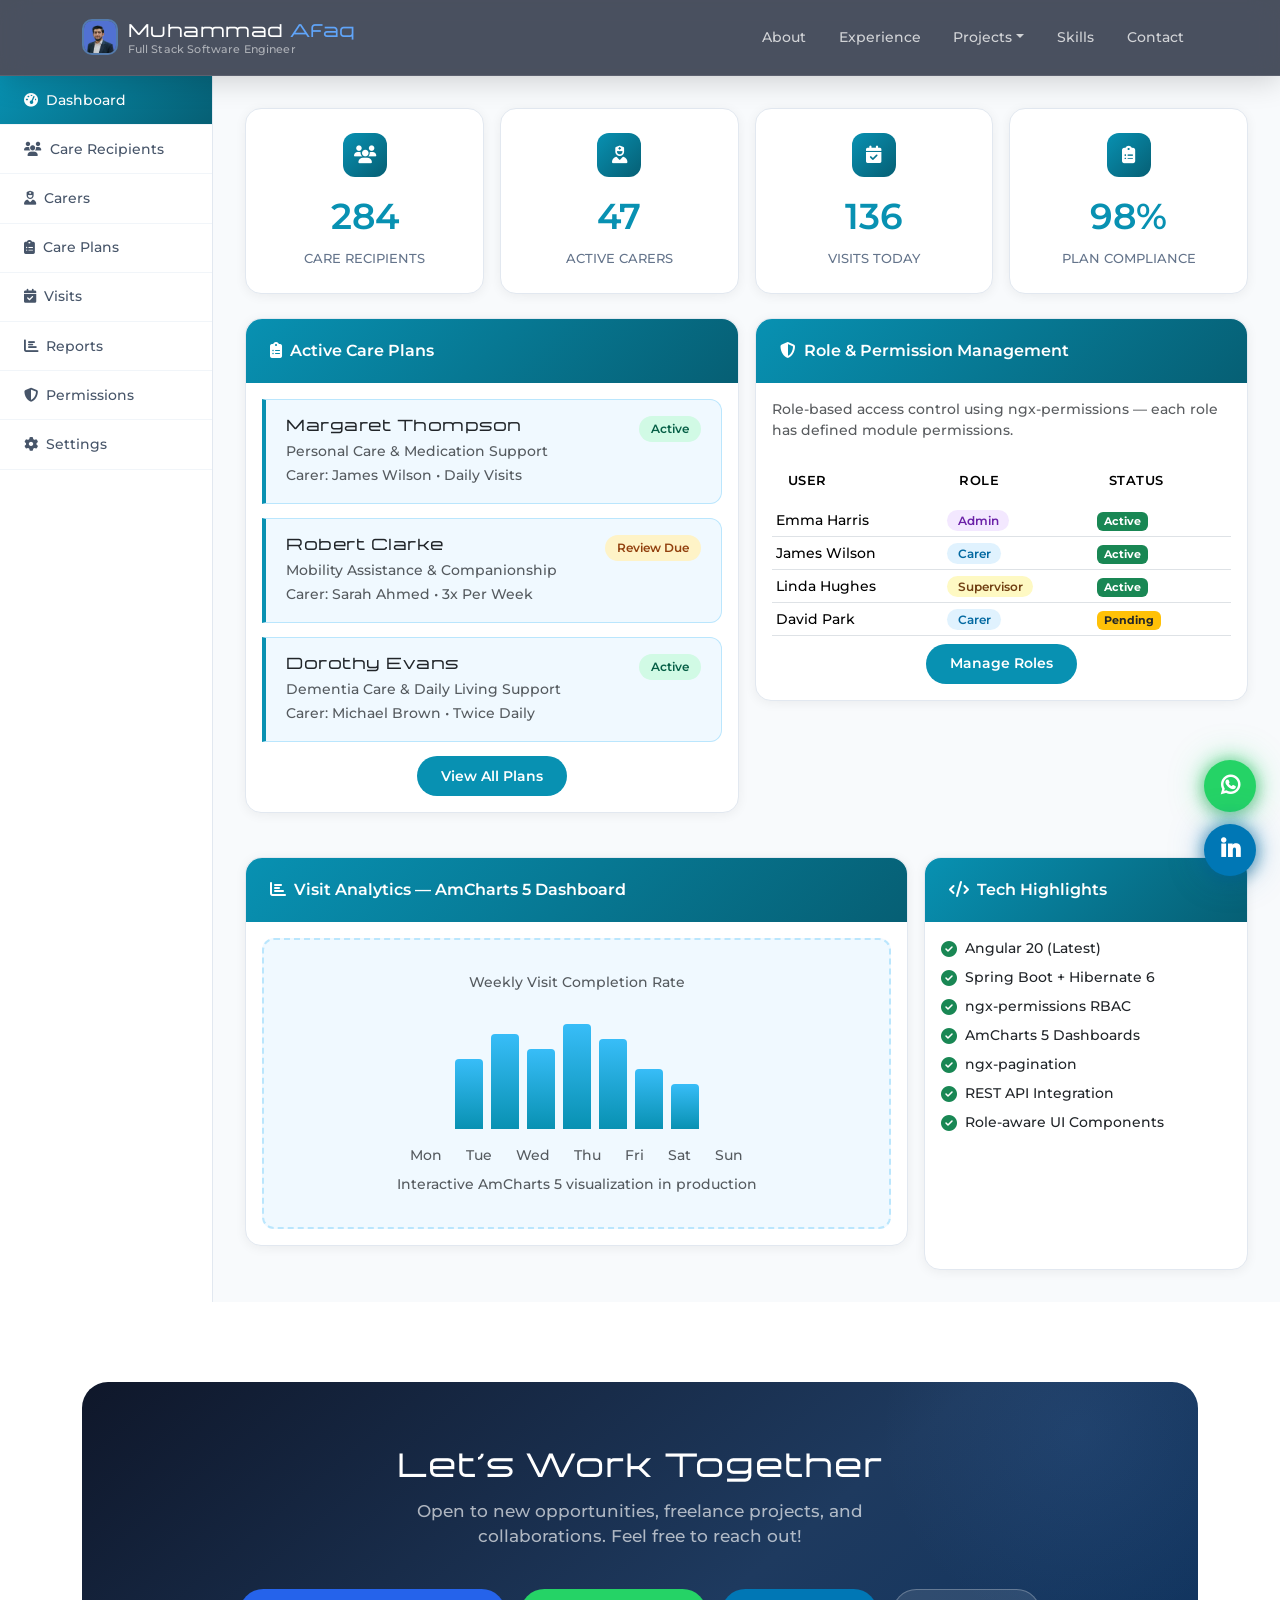
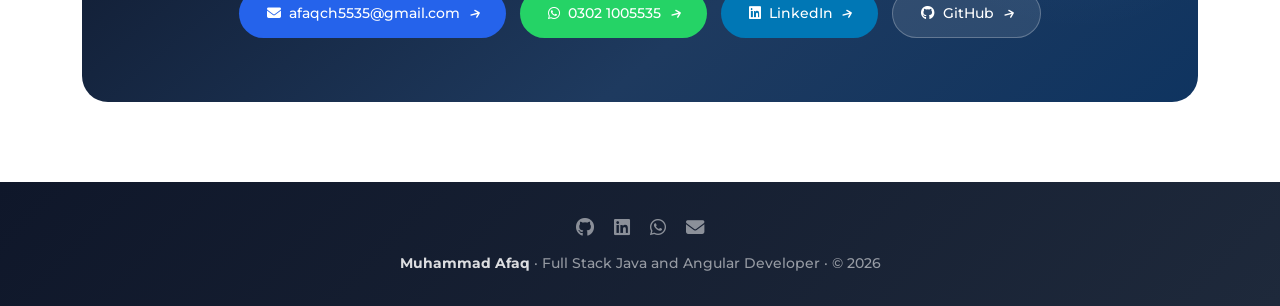
<file: carer-demo.html>
<!DOCTYPE html>
<html lang="en">
<head>
    <!-- Google Tag Manager -->
    <script>(function(w,d,s,l,i){w[l]=w[l]||[];w[l].push({'gtm.start':
    new Date().getTime(),event:'gtm.js'});var f=d.getElementsByTagName(s)[0],
    j=d.createElement(s),dl=l!='dataLayer'?'&l='+l:'';j.async=true;j.src=
    'https://www.googletagmanager.com/gtm.js?id='+i+dl;f.parentNode.insertBefore(j,f);
    })(window,document,'script','dataLayer','GTM-59XXTKP9');</script>
    <!-- End Google Tag Manager -->
    <meta charset="UTF-8">
    <meta name="viewport" content="width=device-width, initial-scale=1.0">
    <title>Carer - Care Management System</title>
    <link href="https://cdn.jsdelivr.net/npm/bootstrap@5.3.0/dist/css/bootstrap.min.css" rel="stylesheet">
    <link href="https://cdnjs.cloudflare.com/ajax/libs/font-awesome/6.4.0/css/all.min.css" rel="stylesheet">
    <link href="site-nav.css" rel="stylesheet">
    <link href="typography.css" rel="stylesheet">
    <link href="sticky-social.css" rel="stylesheet">
    <link href="site-buttons.css" rel="stylesheet">
    <link href="site-marquee.css" rel="stylesheet">
    <link href="site-footer.css" rel="stylesheet">
    <style>
        :root {
            --primary-color: #0891b2;
            --secondary-color: #065f74;
            --success-color: #059669;
            --warning-color: #d97706;
            --danger-color: #dc2626;
            --info-color: #2563eb;
            --light-bg: #f0f9ff;
        }

        body {
            background-color: #f8fafc;
        }

        .navbar {
            background: linear-gradient(135deg, var(--primary-color), var(--secondary-color));
            box-shadow: 0 2px 10px rgba(0,0,0,0.12);
        }
        .navbar-brand { font-weight: 700; color: white !important; }
        .nav-link { color: rgba(255,255,255,0.85) !important; font-weight: 500; }
        .nav-link:hover { color: white !important; }

        .sidebar {
            background: white;
            min-height: 100vh;
            border-right: 1px solid #e2e8f0;
            padding: 0;
        }
        .sidebar .nav-link {
            color: #475569 !important;
            padding: 0.85rem 1.5rem;
            border-bottom: 1px solid #f1f5f9;
            font-size: 0.875rem;
            font-weight: 500;
            transition: all 0.2s;
        }
        .sidebar .nav-link:hover,
        .sidebar .nav-link.active {
            background: linear-gradient(135deg, var(--primary-color), var(--secondary-color));
            color: white !important;
        }

        .main-content { padding: 2rem; background: #f8fafc; min-height: 100vh; }

        .stat-card {
            background: white;
            border-radius: 16px;
            padding: 1.5rem;
            box-shadow: 0 2px 12px rgba(0,0,0,0.06);
            border: 1px solid #e2e8f0;
            text-align: center;
            transition: transform 0.3s;
        }
        .stat-card:hover { transform: translateY(-4px); box-shadow: 0 8px 25px rgba(0,0,0,0.1); }
        .stat-number { font-size: 2.25rem; font-weight: 800; color: var(--primary-color); }
        .stat-label { color: #64748b; font-size: 0.8rem; font-weight: 600; text-transform: uppercase; letter-spacing: 0.5px; margin-top: 0.4rem; }
        .stat-icon {
            width: 44px; height: 44px;
            background: linear-gradient(135deg, var(--primary-color), var(--secondary-color));
            border-radius: 12px;
            display: flex; align-items: center; justify-content: center;
            margin: 0 auto 0.75rem;
        }
        .stat-icon i { color: white; font-size: 1.1rem; }

        .dashboard-card {
            border: none;
            border-radius: 16px;
            box-shadow: 0 2px 12px rgba(0,0,0,0.06);
            margin-bottom: 1.5rem;
            background: white;
            border: 1px solid #e2e8f0;
        }
        .dashboard-header {
            background: linear-gradient(135deg, var(--primary-color), var(--secondary-color));
            color: white;
            padding: 1.25rem 1.5rem;
            border-radius: 16px 16px 0 0;
            font-weight: 600;
        }

        .btn-primary {
            background: var(--primary-color);
            border: none;
            border-radius: 50px;
            padding: 0.6rem 1.5rem;
            font-weight: 600;
            font-size: 0.875rem;
        }
        .btn-primary:hover { background: #0e7490; }

        .care-plan-card {
            background: var(--light-bg);
            border-left: 4px solid var(--primary-color);
            padding: 1rem 1.25rem;
            margin-bottom: 0.875rem;
            border-radius: 0 12px 12px 0;
            border: 1px solid #bae6fd;
            border-left: 4px solid var(--primary-color);
        }
        .status-badge { padding: 0.25rem 0.75rem; border-radius: 50px; font-size: 0.75rem; font-weight: 600; }
        .status-active { background: #d1fae5; color: #065f46; }
        .status-pending { background: #fef3c7; color: #92400e; }
        .status-review { background: #dbeafe; color: #1e40af; }

        .role-badge {
            padding: 0.2rem 0.65rem;
            border-radius: 50px;
            font-size: 0.75rem;
            font-weight: 600;
        }
        .role-admin { background: #f3e8ff; color: #6b21a8; }
        .role-carer { background: #e0f2fe; color: #0369a1; }
        .role-supervisor { background: #fef9c3; color: #713f12; }

        .table thead { background: linear-gradient(135deg, var(--primary-color), var(--secondary-color)); color: white; }
        .table thead th { border: none; font-weight: 600; font-size: 0.8rem; text-transform: uppercase; letter-spacing: 0.5px; padding: 0.875rem 1rem; }

        .chart-placeholder {
            background: var(--light-bg);
            border-radius: 12px;
            padding: 2rem;
            text-align: center;
            border: 2px dashed #bae6fd;
        }
        .amchart-bar {
            display: flex; align-items: flex-end; gap: 8px; height: 120px; justify-content: center; margin: 1rem 0;
        }
        .bar { background: linear-gradient(to top, var(--primary-color), #38bdf8); border-radius: 4px 4px 0 0; width: 28px; }
    </style>
</head>
<body>
    <!-- Google Tag Manager (noscript) -->
    <noscript><iframe src="https://www.googletagmanager.com/ns.html?id=GTM-59XXTKP9"
    height="0" width="0" style="display:none;visibility:hidden"></iframe></noscript>
    <!-- End Google Tag Manager (noscript) -->

    <div id="site-nav"></div>

    <div class="container-fluid">
        <div class="row">
            <!-- Sidebar -->
            <div class="col-md-2 sidebar">
                <ul class="nav flex-column">
                    <li class="nav-item"><a class="nav-link active" href="#"><i class="fas fa-tachometer-alt me-2"></i>Dashboard</a></li>
                    <li class="nav-item"><a class="nav-link" href="#"><i class="fas fa-users me-2"></i>Care Recipients</a></li>
                    <li class="nav-item"><a class="nav-link" href="#"><i class="fas fa-user-nurse me-2"></i>Carers</a></li>
                    <li class="nav-item"><a class="nav-link" href="#"><i class="fas fa-clipboard-list me-2"></i>Care Plans</a></li>
                    <li class="nav-item"><a class="nav-link" href="#"><i class="fas fa-calendar-check me-2"></i>Visits</a></li>
                    <li class="nav-item"><a class="nav-link" href="#"><i class="fas fa-chart-bar me-2"></i>Reports</a></li>
                    <li class="nav-item"><a class="nav-link" href="#"><i class="fas fa-shield-alt me-2"></i>Permissions</a></li>
                    <li class="nav-item"><a class="nav-link" href="#"><i class="fas fa-cog me-2"></i>Settings</a></li>
                </ul>
            </div>

            <!-- Main Content -->
            <div class="col-md-10 main-content">
                <!-- Stats Row -->
                <div class="row g-3 mb-4">
                    <div class="col-md-3">
                        <div class="stat-card">
                            <div class="stat-icon"><i class="fas fa-users"></i></div>
                            <div class="stat-number">284</div>
                            <div class="stat-label">Care Recipients</div>
                        </div>
                    </div>
                    <div class="col-md-3">
                        <div class="stat-card">
                            <div class="stat-icon"><i class="fas fa-user-nurse"></i></div>
                            <div class="stat-number">47</div>
                            <div class="stat-label">Active Carers</div>
                        </div>
                    </div>
                    <div class="col-md-3">
                        <div class="stat-card">
                            <div class="stat-icon"><i class="fas fa-calendar-check"></i></div>
                            <div class="stat-number">136</div>
                            <div class="stat-label">Visits Today</div>
                        </div>
                    </div>
                    <div class="col-md-3">
                        <div class="stat-card">
                            <div class="stat-icon"><i class="fas fa-clipboard-list"></i></div>
                            <div class="stat-number">98%</div>
                            <div class="stat-label">Plan Compliance</div>
                        </div>
                    </div>
                </div>

                <div class="row g-3">
                    <!-- Active Care Plans -->
                    <div class="col-md-6">
                        <div class="card dashboard-card">
                            <div class="dashboard-header">
                                <i class="fas fa-clipboard-list me-2"></i>Active Care Plans
                            </div>
                            <div class="card-body p-3">
                                <div class="care-plan-card">
                                    <div class="d-flex justify-content-between align-items-start">
                                        <div>
                                            <h6 class="mb-1 fw-600">Margaret Thompson</h6>
                                            <small class="text-muted">Personal Care &amp; Medication Support</small><br>
                                            <small class="text-muted">Carer: James Wilson &bull; Daily Visits</small>
                                        </div>
                                        <span class="status-badge status-active">Active</span>
                                    </div>
                                </div>
                                <div class="care-plan-card">
                                    <div class="d-flex justify-content-between align-items-start">
                                        <div>
                                            <h6 class="mb-1">Robert Clarke</h6>
                                            <small class="text-muted">Mobility Assistance &amp; Companionship</small><br>
                                            <small class="text-muted">Carer: Sarah Ahmed &bull; 3x Per Week</small>
                                        </div>
                                        <span class="status-badge status-pending">Review Due</span>
                                    </div>
                                </div>
                                <div class="care-plan-card">
                                    <div class="d-flex justify-content-between align-items-start">
                                        <div>
                                            <h6 class="mb-1">Dorothy Evans</h6>
                                            <small class="text-muted">Dementia Care &amp; Daily Living Support</small><br>
                                            <small class="text-muted">Carer: Michael Brown &bull; Twice Daily</small>
                                        </div>
                                        <span class="status-badge status-active">Active</span>
                                    </div>
                                </div>
                                <div class="text-center mt-2">
                                    <a href="#" class="btn btn-primary btn-sm">View All Plans</a>
                                </div>
                            </div>
                        </div>
                    </div>

                    <!-- Role & Permission Management -->
                    <div class="col-md-6">
                        <div class="card dashboard-card">
                            <div class="dashboard-header">
                                <i class="fas fa-shield-alt me-2"></i>Role &amp; Permission Management
                            </div>
                            <div class="card-body p-3">
                                <p class="small text-muted mb-3">Role-based access control using ngx-permissions — each role has defined module permissions.</p>
                                <table class="table table-sm table-hover mb-0">
                                    <thead>
                                        <tr>
                                            <th>User</th>
                                            <th>Role</th>
                                            <th>Status</th>
                                        </tr>
                                    </thead>
                                    <tbody>
                                        <tr>
                                            <td><small>Emma Harris</small></td>
                                            <td><span class="role-badge role-admin">Admin</span></td>
                                            <td><span class="badge bg-success" style="font-size:0.7rem;">Active</span></td>
                                        </tr>
                                        <tr>
                                            <td><small>James Wilson</small></td>
                                            <td><span class="role-badge role-carer">Carer</span></td>
                                            <td><span class="badge bg-success" style="font-size:0.7rem;">Active</span></td>
                                        </tr>
                                        <tr>
                                            <td><small>Linda Hughes</small></td>
                                            <td><span class="role-badge role-supervisor">Supervisor</span></td>
                                            <td><span class="badge bg-success" style="font-size:0.7rem;">Active</span></td>
                                        </tr>
                                        <tr>
                                            <td><small>David Park</small></td>
                                            <td><span class="role-badge role-carer">Carer</span></td>
                                            <td><span class="badge bg-warning text-dark" style="font-size:0.7rem;">Pending</span></td>
                                        </tr>
                                    </tbody>
                                </table>
                                <div class="text-center mt-2">
                                    <a href="#" class="btn btn-primary btn-sm">Manage Roles</a>
                                </div>
                            </div>
                        </div>
                    </div>
                </div>

                <!-- Visit Analytics -->
                <div class="row g-3 mt-1">
                    <div class="col-md-8">
                        <div class="card dashboard-card">
                            <div class="dashboard-header">
                                <i class="fas fa-chart-bar me-2"></i>Visit Analytics — AmCharts 5 Dashboard
                            </div>
                            <div class="card-body">
                                <div class="chart-placeholder">
                                    <p class="text-muted small mb-2">Weekly Visit Completion Rate</p>
                                    <div class="amchart-bar">
                                        <div class="bar" style="height:70px;" title="Mon"></div>
                                        <div class="bar" style="height:95px;" title="Tue"></div>
                                        <div class="bar" style="height:80px;" title="Wed"></div>
                                        <div class="bar" style="height:105px;" title="Thu"></div>
                                        <div class="bar" style="height:90px;" title="Fri"></div>
                                        <div class="bar" style="height:60px;" title="Sat"></div>
                                        <div class="bar" style="height:45px;" title="Sun"></div>
                                    </div>
                                    <div class="d-flex justify-content-center gap-4 mt-2">
                                        <small class="text-muted">Mon</small><small class="text-muted">Tue</small>
                                        <small class="text-muted">Wed</small><small class="text-muted">Thu</small>
                                        <small class="text-muted">Fri</small><small class="text-muted">Sat</small>
                                        <small class="text-muted">Sun</small>
                                    </div>
                                    <p class="text-muted small mt-2 mb-0">Interactive AmCharts 5 visualization in production</p>
                                </div>
                            </div>
                        </div>
                    </div>
                    <div class="col-md-4">
                        <div class="card dashboard-card h-100">
                            <div class="dashboard-header">
                                <i class="fas fa-code me-2"></i>Tech Highlights
                            </div>
                            <div class="card-body">
                                <ul class="list-unstyled mb-0">
                                    <li class="mb-2 d-flex align-items-center gap-2"><i class="fas fa-check-circle text-success"></i><small>Angular 20 (Latest)</small></li>
                                    <li class="mb-2 d-flex align-items-center gap-2"><i class="fas fa-check-circle text-success"></i><small>Spring Boot + Hibernate 6</small></li>
                                    <li class="mb-2 d-flex align-items-center gap-2"><i class="fas fa-check-circle text-success"></i><small>ngx-permissions RBAC</small></li>
                                    <li class="mb-2 d-flex align-items-center gap-2"><i class="fas fa-check-circle text-success"></i><small>AmCharts 5 Dashboards</small></li>
                                    <li class="mb-2 d-flex align-items-center gap-2"><i class="fas fa-check-circle text-success"></i><small>ngx-pagination</small></li>
                                    <li class="mb-2 d-flex align-items-center gap-2"><i class="fas fa-check-circle text-success"></i><small>REST API Integration</small></li>
                                    <li class="d-flex align-items-center gap-2"><i class="fas fa-check-circle text-success"></i><small>Role-aware UI Components</small></li>
                                </ul>
                            </div>
                        </div>
                    </div>
                </div>
            </div>
        </div>
    </div>

    <script src="https://cdn.jsdelivr.net/npm/bootstrap@5.3.0/dist/js/bootstrap.bundle.min.js"></script>
    <script src="site-nav.js"></script>
    <script src="site-marquee.js"></script>
    <div id="site-footer"></div>

    <script src="sticky-social.js"></script>
    <script src="site-footer.js"></script>
</body>
</html>
</file>
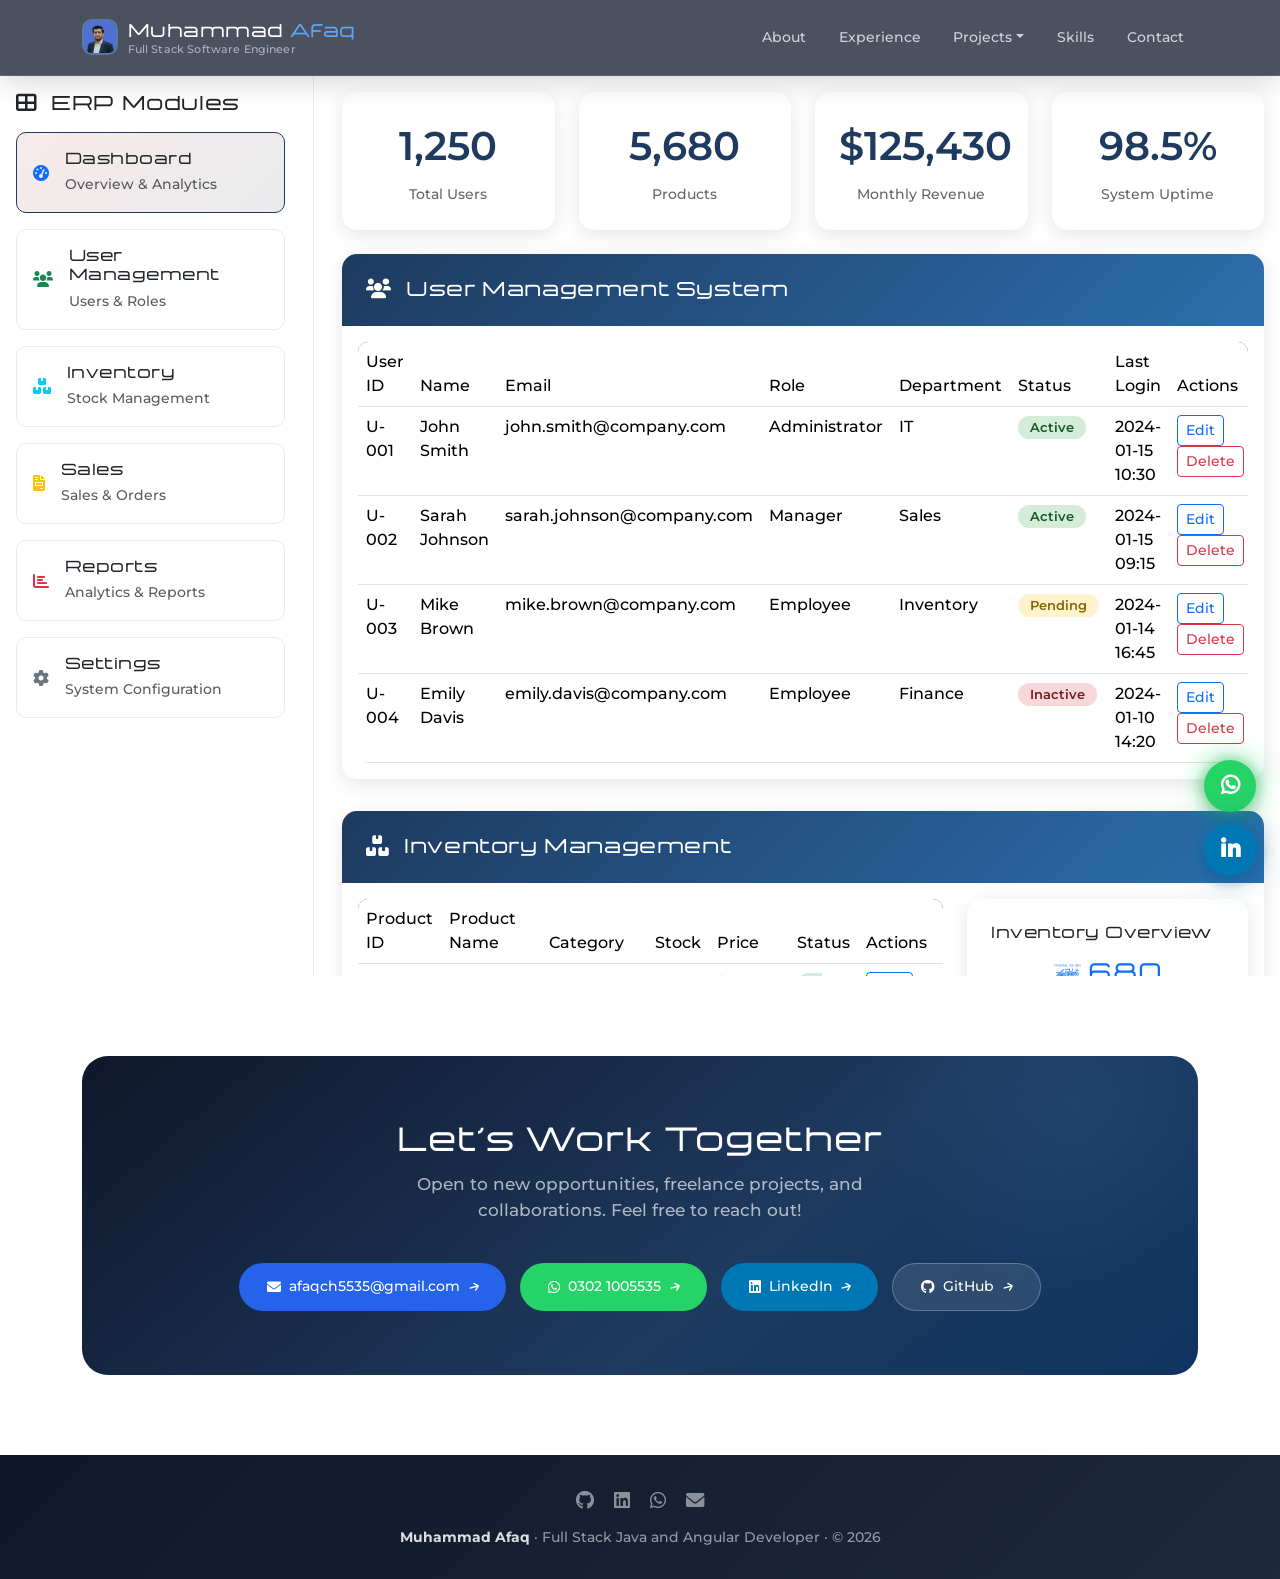
<file: chiltan-demo.html>
<!DOCTYPE html>
<html lang="en">
<head>
    <!-- Google Tag Manager -->
    <script>(function(w,d,s,l,i){w[l]=w[l]||[];w[l].push({'gtm.start':
    new Date().getTime(),event:'gtm.js'});var f=d.getElementsByTagName(s)[0],
    j=d.createElement(s),dl=l!='dataLayer'?'&l='+l:'';j.async=true;j.src=
    'https://www.googletagmanager.com/gtm.js?id='+i+dl;f.parentNode.insertBefore(j,f);
    })(window,document,'script','dataLayer','GTM-59XXTKP9');</script>
    <!-- End Google Tag Manager -->
    <meta charset="UTF-8">
    <meta name="viewport" content="width=device-width, initial-scale=1.0">
    <title>Chiltan Pure ERP - Business Management System</title>
    <link href="https://cdn.jsdelivr.net/npm/bootstrap@5.3.0/dist/css/bootstrap.min.css" rel="stylesheet">
    <link href="https://cdnjs.cloudflare.com/ajax/libs/font-awesome/6.0.0/css/all.min.css" rel="stylesheet">
    <link href="site-nav.css" rel="stylesheet">
    <link href="typography.css" rel="stylesheet">
    <link href="sticky-social.css" rel="stylesheet">
    <link href="site-buttons.css" rel="stylesheet">
    <link href="site-marquee.css" rel="stylesheet">
    <link href="site-footer.css" rel="stylesheet">
    <style>
        :root {
            --primary-color: #1e3a5f;
            --secondary-color: #2c6fad;
            --success-color: #27ae60;
            --warning-color: #f39c12;
            --danger-color: #e74c3c;
            --info-color: #3498db;
            --light-bg: #f8f9fa;
        }
        
        body {
            background-color: #ffffff;
        }
        
        .navbar {
            background: linear-gradient(135deg, var(--primary-color), var(--secondary-color));
            box-shadow: 0 2px 10px rgba(0,0,0,0.1);
        }
        
        .navbar-brand {
            font-weight: 700;
            color: white !important;
        }
        
        .nav-link {
            color: rgba(255,255,255,0.9) !important;
            font-weight: 500;
        }
        
        .nav-link:hover {
            color: white !important;
        }
        
        .erp-container {
            background: #f8f9fa;
            min-height: 100vh;
            padding: 0;
        }
        
        .erp-sidebar {
            background: white;
            border-right: 1px solid #e9ecef;
            height: 100vh;
            overflow-y: auto;
        }
        
        .erp-main {
            background: white;
            height: 100vh;
            overflow-y: auto;
        }
        
        .module-card {
            border: 1px solid #e9ecef;
            border-radius: 10px;
            padding: 1rem;
            margin-bottom: 1rem;
            cursor: pointer;
            transition: all 0.3s ease;
        }
        
        .module-card:hover {
            border-color: var(--primary-color);
            box-shadow: 0 5px 15px rgba(0,0,0,0.1);
        }
        
        .module-card.active {
            border-color: var(--primary-color);
            background: linear-gradient(135deg, rgba(176, 47, 51, 0.1), rgba(44, 62, 80, 0.1));
        }
        
        .dashboard-card {
            border: none;
            border-radius: 15px;
            box-shadow: 0 5px 20px rgba(0,0,0,0.1);
            margin-bottom: 2rem;
        }
        
        .dashboard-header {
            background: linear-gradient(135deg, var(--primary-color), var(--secondary-color));
            color: white;
            padding: 1.5rem;
            border-radius: 15px 15px 0 0;
        }
        
        .stat-card {
            background: white;
            border-radius: 15px;
            padding: 1.5rem;
            box-shadow: 0 5px 20px rgba(0,0,0,0.1);
            text-align: center;
            transition: transform 0.3s ease;
        }
        
        .stat-card:hover {
            transform: translateY(-5px);
        }
        
        .stat-number {
            font-size: 2.5rem;
            font-weight: 700;
            color: var(--primary-color);
        }
        
        .stat-label {
            color: #666;
            font-size: 0.9rem;
            margin-top: 0.5rem;
        }
        
        .btn-primary {
            background: var(--primary-color);
            border: none;
            border-radius: 25px;
            padding: 0.75rem 2rem;
            font-weight: 600;
        }
        
        .btn-primary:hover {
            background: #1a3456;
        }
        
        .data-table {
            background: white;
            border-radius: 10px;
            overflow: hidden;
        }
        
        .table {
            margin-bottom: 0;
        }
        
        .table thead {
            background: var(--primary-color);
            color: white;
        }
        
        .table tbody tr:hover {
            background-color: #f8f9fa;
        }
        
        .status-badge {
            padding: 0.25rem 0.75rem;
            border-radius: 20px;
            font-size: 0.8rem;
            font-weight: 600;
        }
        
        .status-active {
            background: #d4edda;
            color: #155724;
        }
        
        .status-pending {
            background: #fff3cd;
            color: #856404;
        }
        
        .status-inactive {
            background: #f8d7da;
            color: #721c24;
        }
        
        .chart-container {
            background: white;
            border-radius: 15px;
            padding: 1.5rem;
            box-shadow: 0 5px 20px rgba(0,0,0,0.1);
        }
        
        .api-documentation {
            background: #f8f9fa;
            border-radius: 10px;
            padding: 1.5rem;
            margin: 1rem 0;
        }
        
        .endpoint-item {
            background: white;
            border: 1px solid #e9ecef;
            border-radius: 8px;
            padding: 1rem;
            margin-bottom: 1rem;
        }
        
        .endpoint-method {
            display: inline-block;
            padding: 0.25rem 0.75rem;
            border-radius: 5px;
            font-size: 0.8rem;
            font-weight: 600;
            margin-right: 0.5rem;
        }
        
        .method-get {
            background: #d4edda;
            color: #155724;
        }
        
        .method-post {
            background: #d1ecf1;
            color: #0c5460;
        }
        
        .method-put {
            background: #fff3cd;
            color: #856404;
        }
        
        .method-delete {
            background: #f8d7da;
            color: #721c24;
        }
    </style>
</head>
<body>
    <!-- Google Tag Manager (noscript) -->
    <noscript><iframe src="https://www.googletagmanager.com/ns.html?id=GTM-59XXTKP9"
    height="0" width="0" style="display:none;visibility:hidden"></iframe></noscript>
    <!-- End Google Tag Manager (noscript) -->
    <div id="site-nav"></div>

    <div class="container-fluid erp-container">
        <div class="row">
            <!-- Sidebar -->
            <div class="col-md-3 erp-sidebar">
                <div class="p-3">
                    <h5 class="mb-3">
                        <i class="fas fa-th-large me-2"></i>
                        ERP Modules
                    </h5>
                    
                    <div class="module-card active">
                        <div class="d-flex align-items-center">
                            <i class="fas fa-tachometer-alt text-primary me-3"></i>
                            <div>
                                <h6 class="mb-1">Dashboard</h6>
                                <small class="text-muted">Overview & Analytics</small>
                            </div>
                        </div>
                    </div>
                    
                    <div class="module-card">
                        <div class="d-flex align-items-center">
                            <i class="fas fa-users text-success me-3"></i>
                            <div>
                                <h6 class="mb-1">User Management</h6>
                                <small class="text-muted">Users & Roles</small>
                            </div>
                        </div>
                    </div>
                    
                    <div class="module-card">
                        <div class="d-flex align-items-center">
                            <i class="fas fa-boxes text-info me-3"></i>
                            <div>
                                <h6 class="mb-1">Inventory</h6>
                                <small class="text-muted">Stock Management</small>
                            </div>
                        </div>
                    </div>
                    
                    <div class="module-card">
                        <div class="d-flex align-items-center">
                            <i class="fas fa-file-invoice text-warning me-3"></i>
                            <div>
                                <h6 class="mb-1">Sales</h6>
                                <small class="text-muted">Sales & Orders</small>
                            </div>
                        </div>
                    </div>
                    
                    <div class="module-card">
                        <div class="d-flex align-items-center">
                            <i class="fas fa-chart-bar text-danger me-3"></i>
                            <div>
                                <h6 class="mb-1">Reports</h6>
                                <small class="text-muted">Analytics & Reports</small>
                            </div>
                        </div>
                    </div>
                    
                    <div class="module-card">
                        <div class="d-flex align-items-center">
                            <i class="fas fa-cog text-secondary me-3"></i>
                            <div>
                                <h6 class="mb-1">Settings</h6>
                                <small class="text-muted">System Configuration</small>
                            </div>
                        </div>
                    </div>
                </div>
            </div>

            <!-- Main Content -->
            <div class="col-md-9 erp-main">
                <div class="p-3">
                    <!-- Dashboard Stats -->
                    <div class="row mb-4">
                        <div class="col-md-3">
                            <div class="stat-card">
                                <div class="stat-number">1,250</div>
                                <div class="stat-label">Total Users</div>
                            </div>
                        </div>
                        <div class="col-md-3">
                            <div class="stat-card">
                                <div class="stat-number">5,680</div>
                                <div class="stat-label">Products</div>
                            </div>
                        </div>
                        <div class="col-md-3">
                            <div class="stat-card">
                                <div class="stat-number">$125,430</div>
                                <div class="stat-label">Monthly Revenue</div>
                            </div>
                        </div>
                        <div class="col-md-3">
                            <div class="stat-card">
                                <div class="stat-number">98.5%</div>
                                <div class="stat-label">System Uptime</div>
                            </div>
                        </div>
                    </div>

                    <!-- User Management -->
                    <div class="card dashboard-card">
                        <div class="dashboard-header">
                            <h5 class="mb-0">
                                <i class="fas fa-users me-2"></i>
                                User Management System
                            </h5>
                        </div>
                        <div class="card-body">
                            <div class="data-table">
                                <table class="table table-hover">
                                    <thead>
                                        <tr>
                                            <th>User ID</th>
                                            <th>Name</th>
                                            <th>Email</th>
                                            <th>Role</th>
                                            <th>Department</th>
                                            <th>Status</th>
                                            <th>Last Login</th>
                                            <th>Actions</th>
                                        </tr>
                                    </thead>
                                    <tbody>
                                        <tr>
                                            <td>U-001</td>
                                            <td>John Smith</td>
                                            <td>john.smith@company.com</td>
                                            <td>Administrator</td>
                                            <td>IT</td>
                                            <td><span class="status-badge status-active">Active</span></td>
                                            <td>2024-01-15 10:30</td>
                                            <td>
                                                <button class="btn btn-sm btn-outline-primary">Edit</button>
                                                <button class="btn btn-sm btn-outline-danger">Delete</button>
                                            </td>
                                        </tr>
                                        <tr>
                                            <td>U-002</td>
                                            <td>Sarah Johnson</td>
                                            <td>sarah.johnson@company.com</td>
                                            <td>Manager</td>
                                            <td>Sales</td>
                                            <td><span class="status-badge status-active">Active</span></td>
                                            <td>2024-01-15 09:15</td>
                                            <td>
                                                <button class="btn btn-sm btn-outline-primary">Edit</button>
                                                <button class="btn btn-sm btn-outline-danger">Delete</button>
                                            </td>
                                        </tr>
                                        <tr>
                                            <td>U-003</td>
                                            <td>Mike Brown</td>
                                            <td>mike.brown@company.com</td>
                                            <td>Employee</td>
                                            <td>Inventory</td>
                                            <td><span class="status-badge status-pending">Pending</span></td>
                                            <td>2024-01-14 16:45</td>
                                            <td>
                                                <button class="btn btn-sm btn-outline-primary">Edit</button>
                                                <button class="btn btn-sm btn-outline-danger">Delete</button>
                                            </td>
                                        </tr>
                                        <tr>
                                            <td>U-004</td>
                                            <td>Emily Davis</td>
                                            <td>emily.davis@company.com</td>
                                            <td>Employee</td>
                                            <td>Finance</td>
                                            <td><span class="status-badge status-inactive">Inactive</span></td>
                                            <td>2024-01-10 14:20</td>
                                            <td>
                                                <button class="btn btn-sm btn-outline-primary">Edit</button>
                                                <button class="btn btn-sm btn-outline-danger">Delete</button>
                                            </td>
                                        </tr>
                                    </tbody>
                                </table>
                            </div>
                        </div>
                    </div>

                    <!-- Inventory Management -->
                    <div class="card dashboard-card">
                        <div class="dashboard-header">
                            <h5 class="mb-0">
                                <i class="fas fa-boxes me-2"></i>
                                Inventory Management
                            </h5>
                        </div>
                        <div class="card-body">
                            <div class="row">
                                <div class="col-md-8">
                                    <div class="data-table">
                                        <table class="table table-hover">
                                            <thead>
                                                <tr>
                                                    <th>Product ID</th>
                                                    <th>Product Name</th>
                                                    <th>Category</th>
                                                    <th>Stock</th>
                                                    <th>Price</th>
                                                    <th>Status</th>
                                                    <th>Actions</th>
                                                </tr>
                                            </thead>
                                            <tbody>
                                                <tr>
                                                    <td>P-001</td>
                                                    <td>Laptop Computer</td>
                                                    <td>Electronics</td>
                                                    <td>45</td>
                                                    <td>$999.99</td>
                                                    <td><span class="status-badge status-active">In Stock</span></td>
                                                    <td>
                                                        <button class="btn btn-sm btn-outline-primary">Edit</button>
                                                        <button class="btn btn-sm btn-outline-success">Update Stock</button>
                                                    </td>
                                                </tr>
                                                <tr>
                                                    <td>P-002</td>
                                                    <td>Office Chair</td>
                                                    <td>Furniture</td>
                                                    <td>12</td>
                                                    <td>$299.99</td>
                                                    <td><span class="status-badge status-pending">Low Stock</span></td>
                                                    <td>
                                                        <button class="btn btn-sm btn-outline-primary">Edit</button>
                                                        <button class="btn btn-sm btn-outline-success">Update Stock</button>
                                                    </td>
                                                </tr>
                                                <tr>
                                                    <td>P-003</td>
                                                    <td>Printer Paper</td>
                                                    <td>Office Supplies</td>
                                                    <td>0</td>
                                                    <td>$24.99</td>
                                                    <td><span class="status-badge status-inactive">Out of Stock</span></td>
                                                    <td>
                                                        <button class="btn btn-sm btn-outline-primary">Edit</button>
                                                        <button class="btn btn-sm btn-outline-success">Update Stock</button>
                                                    </td>
                                                </tr>
                                            </tbody>
                                        </table>
                                    </div>
                                </div>
                                <div class="col-md-4">
                                    <div class="chart-container">
                                        <h6 class="mb-3">Inventory Overview</h6>
                                        <div class="text-center">
                                            <div class="h4 text-primary">5,680</div>
                                            <small class="text-muted">Total Products</small>
                                        </div>
                                        <hr>
                                        <div class="d-flex justify-content-between mb-2">
                                            <span>In Stock</span>
                                            <span class="text-success">4,250</span>
                                        </div>
                                        <div class="d-flex justify-content-between mb-2">
                                            <span>Low Stock</span>
                                            <span class="text-warning">1,200</span>
                                        </div>
                                        <div class="d-flex justify-content-between mb-2">
                                            <span>Out of Stock</span>
                                            <span class="text-danger">230</span>
                                        </div>
                                    </div>
                                </div>
                            </div>
                        </div>
                    </div>

                    <!-- API Documentation -->
                    <div class="card dashboard-card">
                        <div class="dashboard-header">
                            <h5 class="mb-0">
                                <i class="fas fa-code me-2"></i>
                                API Documentation (Swagger Integration)
                            </h5>
                        </div>
                        <div class="card-body">
                            <div class="api-documentation">
                                <h6 class="mb-3">RESTful API Endpoints</h6>
                                
                                <div class="endpoint-item">
                                    <div class="d-flex align-items-center mb-2">
                                        <span class="endpoint-method method-get">GET</span>
                                        <code>/api/users</code>
                                    </div>
                                    <p class="text-muted mb-0">Retrieve all users with pagination and filtering</p>
                                </div>
                                
                                <div class="endpoint-item">
                                    <div class="d-flex align-items-center mb-2">
                                        <span class="endpoint-method method-post">POST</span>
                                        <code>/api/users</code>
                                    </div>
                                    <p class="text-muted mb-0">Create a new user with validation</p>
                                </div>
                                
                                <div class="endpoint-item">
                                    <div class="d-flex align-items-center mb-2">
                                        <span class="endpoint-method method-put">PUT</span>
                                        <code>/api/users/{id}</code>
                                    </div>
                                    <p class="text-muted mb-0">Update user information by ID</p>
                                </div>
                                
                                <div class="endpoint-item">
                                    <div class="d-flex align-items-center mb-2">
                                        <span class="endpoint-method method-delete">DELETE</span>
                                        <code>/api/users/{id}</code>
                                    </div>
                                    <p class="text-muted mb-0">Delete user by ID (soft delete)</p>
                                </div>
                                
                                <div class="endpoint-item">
                                    <div class="d-flex align-items-center mb-2">
                                        <span class="endpoint-method method-get">GET</span>
                                        <code>/api/inventory/products</code>
                                    </div>
                                    <p class="text-muted mb-0">Get inventory products with search and filter</p>
                                </div>
                                
                                <div class="endpoint-item">
                                    <div class="d-flex align-items-center mb-2">
                                        <span class="endpoint-method method-get">GET</span>
                                        <code>/api/reports/sales</code>
                                    </div>
                                    <p class="text-muted mb-0">Generate sales reports with date range</p>
                                </div>
                            </div>
                        </div>
                    </div>

                    <!-- Technical Features -->
                    <div class="card dashboard-card">
                        <div class="dashboard-header">
                            <h5 class="mb-0">
                                <i class="fas fa-cogs me-2"></i>
                                Technical Implementation
                            </h5>
                        </div>
                        <div class="card-body">
                            <div class="row">
                                <div class="col-md-4">
                                    <h6>Backend Technologies</h6>
                                    <ul class="list-unstyled">
                                        <li><i class="fas fa-check text-success me-2"></i>Spring Boot 2.1.8</li>
                                        <li><i class="fas fa-check text-success me-2"></i>Java 11</li>
                                        <li><i class="fas fa-check text-success me-2"></i>MariaDB Database</li>
                                        <li><i class="fas fa-check text-success me-2"></i>Liquibase Migrations</li>
                                        <li><i class="fas fa-check text-success me-2"></i>JWT Authentication</li>
                                        <li><i class="fas fa-check text-success me-2"></i>Swagger Documentation</li>
                                    </ul>
                                </div>
                                <div class="col-md-4">
                                    <h6>Frontend Technologies</h6>
                                    <ul class="list-unstyled">
                                        <li><i class="fas fa-check text-success me-2"></i>Angular 12</li>
                                        <li><i class="fas fa-check text-success me-2"></i>TypeScript</li>
                                        <li><i class="fas fa-check text-success me-2"></i>Bootstrap 5</li>
                                        <li><i class="fas fa-check text-success me-2"></i>Chart.js</li>
                                        <li><i class="fas fa-check text-success me-2"></i>Responsive Design</li>
                                        <li><i class="fas fa-check text-success me-2"></i>Interactive UI</li>
                                    </ul>
                                </div>
                                <div class="col-md-4">
                                    <h6>Key Features</h6>
                                    <ul class="list-unstyled">
                                        <li><i class="fas fa-check text-success me-2"></i>Multi-module Architecture</li>
                                        <li><i class="fas fa-check text-success me-2"></i>Role-based Access Control</li>
                                        <li><i class="fas fa-check text-success me-2"></i>Inventory Management</li>
                                        <li><i class="fas fa-check text-success me-2"></i>User Management</li>
                                        <li><i class="fas fa-check text-success me-2"></i>Reporting System</li>
                                        <li><i class="fas fa-check text-success me-2"></i>API Documentation</li>
                                    </ul>
                                </div>
                            </div>
                        </div>
                    </div>
                </div>
            </div>
        </div>
    </div>

    <script src="https://cdn.jsdelivr.net/npm/bootstrap@5.3.0/dist/js/bootstrap.bundle.min.js"></script>
    <script src="site-nav.js"></script>
    <script src="site-marquee.js"></script>
    <div id="site-footer"></div>

    <script src="sticky-social.js"></script>
    <script src="site-footer.js"></script>
</body>
</html>
</file>
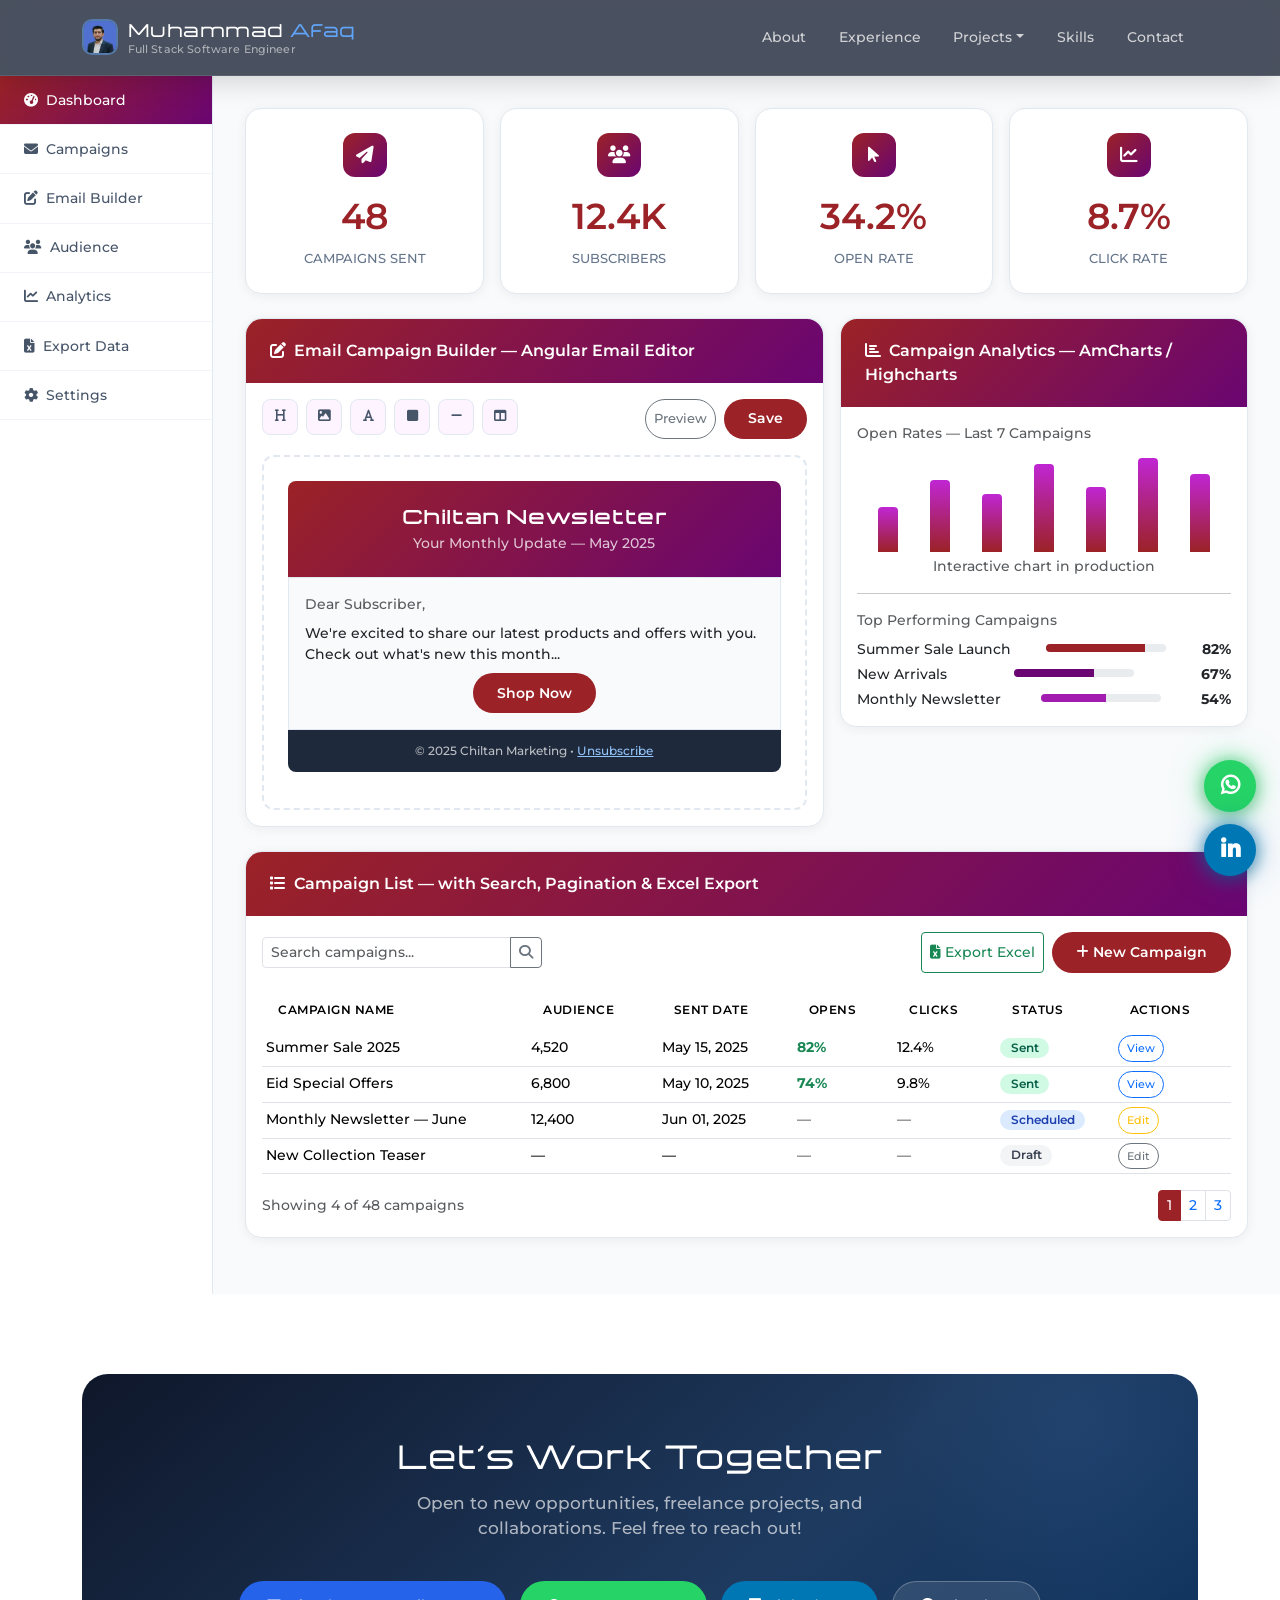
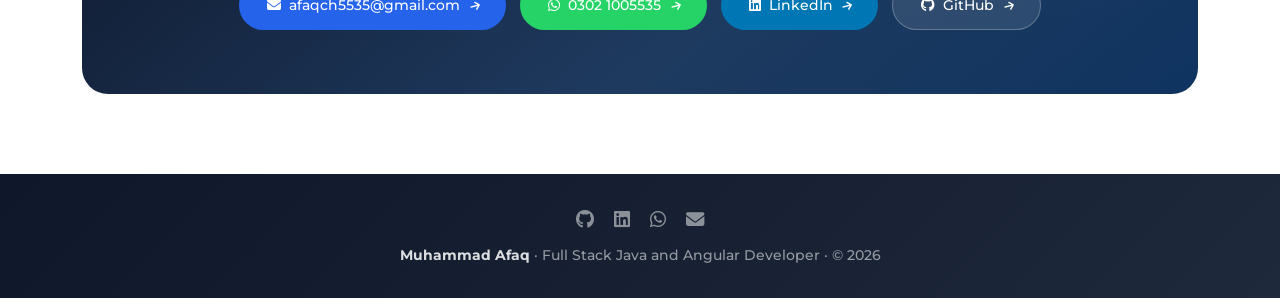
<file: chiltan-marketing-demo.html>
<!DOCTYPE html>
<html lang="en">
<head>
    <!-- Google Tag Manager -->
    <script>(function(w,d,s,l,i){w[l]=w[l]||[];w[l].push({'gtm.start':
    new Date().getTime(),event:'gtm.js'});var f=d.getElementsByTagName(s)[0],
    j=d.createElement(s),dl=l!='dataLayer'?'&l='+l:'';j.async=true;j.src=
    'https://www.googletagmanager.com/gtm.js?id='+i+dl;f.parentNode.insertBefore(j,f);
    })(window,document,'script','dataLayer','GTM-59XXTKP9');</script>
    <!-- End Google Tag Manager -->
    <meta charset="UTF-8">
    <meta name="viewport" content="width=device-width, initial-scale=1.0">
    <title>Chiltan Marketing - E-Marketing Platform</title>
    <link href="https://cdn.jsdelivr.net/npm/bootstrap@5.3.0/dist/css/bootstrap.min.css" rel="stylesheet">
    <link href="https://cdnjs.cloudflare.com/ajax/libs/font-awesome/6.4.0/css/all.min.css" rel="stylesheet">
    <link href="site-nav.css" rel="stylesheet">
    <link href="typography.css" rel="stylesheet">
    <link href="sticky-social.css" rel="stylesheet">
    <link href="site-buttons.css" rel="stylesheet">
    <link href="site-marquee.css" rel="stylesheet">
    <link href="site-footer.css" rel="stylesheet">
    <style>
        :root {
            --primary-color: #9b2226;
            --secondary-color: #6a0572;
            --success-color: #059669;
            --warning-color: #d97706;
            --info-color: #2563eb;
            --light-bg: #fdf4ff;
        }

        body { background-color: #f8fafc; }

        .navbar {
            background: linear-gradient(135deg, var(--primary-color), var(--secondary-color));
            box-shadow: 0 2px 10px rgba(0,0,0,0.12);
        }
        .navbar-brand { font-weight: 700; color: white !important; }
        .nav-link { color: rgba(255,255,255,0.85) !important; font-weight: 500; }
        .nav-link:hover { color: white !important; }

        .sidebar {
            background: white;
            min-height: 100vh;
            border-right: 1px solid #e2e8f0;
            padding: 0;
        }
        .sidebar .nav-link {
            color: #475569 !important;
            padding: 0.85rem 1.5rem;
            border-bottom: 1px solid #f1f5f9;
            font-size: 0.875rem;
            font-weight: 500;
            transition: all 0.2s;
        }
        .sidebar .nav-link:hover,
        .sidebar .nav-link.active {
            background: linear-gradient(135deg, var(--primary-color), var(--secondary-color));
            color: white !important;
        }

        .main-content { padding: 2rem; background: #f8fafc; min-height: 100vh; }

        .stat-card {
            background: white;
            border-radius: 16px;
            padding: 1.5rem;
            box-shadow: 0 2px 12px rgba(0,0,0,0.06);
            border: 1px solid #e2e8f0;
            text-align: center;
            transition: transform 0.3s;
        }
        .stat-card:hover { transform: translateY(-4px); }
        .stat-number { font-size: 2.25rem; font-weight: 800; color: var(--primary-color); }
        .stat-label { color: #64748b; font-size: 0.8rem; font-weight: 600; text-transform: uppercase; letter-spacing: 0.5px; margin-top: 0.4rem; }
        .stat-icon {
            width: 44px; height: 44px;
            background: linear-gradient(135deg, var(--primary-color), var(--secondary-color));
            border-radius: 12px;
            display: flex; align-items: center; justify-content: center;
            margin: 0 auto 0.75rem;
        }
        .stat-icon i { color: white; font-size: 1.1rem; }

        .dashboard-card {
            border: none;
            border-radius: 16px;
            box-shadow: 0 2px 12px rgba(0,0,0,0.06);
            margin-bottom: 1.5rem;
            background: white;
            border: 1px solid #e2e8f0;
        }
        .dashboard-header {
            background: linear-gradient(135deg, var(--primary-color), var(--secondary-color));
            color: white;
            padding: 1.25rem 1.5rem;
            border-radius: 16px 16px 0 0;
            font-weight: 600;
        }

        .btn-primary {
            background: var(--primary-color);
            border: none;
            border-radius: 50px;
            padding: 0.6rem 1.5rem;
            font-weight: 600;
            font-size: 0.875rem;
        }
        .btn-primary:hover { background: #7d1a1d; }

        /* Email Builder Mock */
        .email-builder {
            background: white;
            border: 2px dashed #e2e8f0;
            border-radius: 12px;
            min-height: 300px;
            padding: 1.5rem;
            position: relative;
            overflow: hidden;
        }
        .email-block {
            border-radius: 8px;
            margin-bottom: 0.75rem;
            overflow: hidden;
        }
        .email-block-header {
            background: linear-gradient(135deg, var(--primary-color), var(--secondary-color));
            color: white;
            padding: 1.5rem;
            text-align: center;
        }
        .email-block-body { background: #f8fafc; padding: 1rem; border: 1px solid #e2e8f0; }
        .email-block-footer { background: #1e293b; color: rgba(255,255,255,0.7); padding: 0.75rem; text-align: center; font-size: 0.75rem; }
        .toolbar-btn {
            width: 36px; height: 36px;
            background: var(--light-bg);
            border: 1px solid #e2e8f0;
            border-radius: 8px;
            display: flex; align-items: center; justify-content: center;
            cursor: pointer;
            transition: all 0.2s;
            font-size: 0.8rem;
            color: #475569;
        }
        .toolbar-btn:hover { background: linear-gradient(135deg, var(--primary-color), var(--secondary-color)); color: white; border-color: transparent; }

        /* Charts */
        .chart-bar-wrap { display: flex; align-items: flex-end; gap: 6px; height: 100px; justify-content: space-around; padding: 0 0.5rem; }
        .chart-bar { border-radius: 4px 4px 0 0; background: linear-gradient(to top, var(--primary-color), #c026d3); min-width: 20px; }

        .status-badge { padding: 0.2rem 0.65rem; border-radius: 50px; font-size: 0.72rem; font-weight: 600; }
        .status-sent { background: #d1fae5; color: #065f46; }
        .status-draft { background: #f3f4f6; color: #374151; }
        .status-scheduled { background: #dbeafe; color: #1e40af; }
        .status-active { background: #fdf4ff; color: #6b21a8; }

        .table thead { background: linear-gradient(135deg, var(--primary-color), var(--secondary-color)); color: white; }
        .table thead th { border: none; font-weight: 600; font-size: 0.78rem; text-transform: uppercase; letter-spacing: 0.5px; padding: 0.75rem 1rem; }

        .chart-legend { display: flex; gap: 1rem; flex-wrap: wrap; justify-content: center; margin-top: 0.75rem; }
        .legend-item { display: flex; align-items: center; gap: 0.4rem; font-size: 0.78rem; color: #64748b; }
        .legend-dot { width: 10px; height: 10px; border-radius: 50%; }
    </style>
</head>
<body>
    <!-- Google Tag Manager (noscript) -->
    <noscript><iframe src="https://www.googletagmanager.com/ns.html?id=GTM-59XXTKP9"
    height="0" width="0" style="display:none;visibility:hidden"></iframe></noscript>
    <!-- End Google Tag Manager (noscript) -->

    <div id="site-nav"></div>

    <div class="container-fluid">
        <div class="row">
            <!-- Sidebar -->
            <div class="col-md-2 sidebar">
                <ul class="nav flex-column">
                    <li class="nav-item"><a class="nav-link active" href="#"><i class="fas fa-tachometer-alt me-2"></i>Dashboard</a></li>
                    <li class="nav-item"><a class="nav-link" href="#"><i class="fas fa-envelope me-2"></i>Campaigns</a></li>
                    <li class="nav-item"><a class="nav-link" href="#"><i class="fas fa-edit me-2"></i>Email Builder</a></li>
                    <li class="nav-item"><a class="nav-link" href="#"><i class="fas fa-users me-2"></i>Audience</a></li>
                    <li class="nav-item"><a class="nav-link" href="#"><i class="fas fa-chart-line me-2"></i>Analytics</a></li>
                    <li class="nav-item"><a class="nav-link" href="#"><i class="fas fa-file-excel me-2"></i>Export Data</a></li>
                    <li class="nav-item"><a class="nav-link" href="#"><i class="fas fa-cog me-2"></i>Settings</a></li>
                </ul>
            </div>

            <!-- Main Content -->
            <div class="col-md-10 main-content">
                <!-- Stats -->
                <div class="row g-3 mb-4">
                    <div class="col-md-3">
                        <div class="stat-card">
                            <div class="stat-icon"><i class="fas fa-paper-plane"></i></div>
                            <div class="stat-number">48</div>
                            <div class="stat-label">Campaigns Sent</div>
                        </div>
                    </div>
                    <div class="col-md-3">
                        <div class="stat-card">
                            <div class="stat-icon"><i class="fas fa-users"></i></div>
                            <div class="stat-number">12.4K</div>
                            <div class="stat-label">Subscribers</div>
                        </div>
                    </div>
                    <div class="col-md-3">
                        <div class="stat-card">
                            <div class="stat-icon"><i class="fas fa-mouse-pointer"></i></div>
                            <div class="stat-number">34.2%</div>
                            <div class="stat-label">Open Rate</div>
                        </div>
                    </div>
                    <div class="col-md-3">
                        <div class="stat-card">
                            <div class="stat-icon"><i class="fas fa-chart-line"></i></div>
                            <div class="stat-number">8.7%</div>
                            <div class="stat-label">Click Rate</div>
                        </div>
                    </div>
                </div>

                <div class="row g-3">
                    <!-- Email Builder -->
                    <div class="col-md-7">
                        <div class="card dashboard-card">
                            <div class="dashboard-header">
                                <i class="fas fa-edit me-2"></i>Email Campaign Builder — Angular Email Editor
                            </div>
                            <div class="card-body p-3">
                                <!-- Toolbar -->
                                <div class="d-flex gap-2 mb-3 flex-wrap">
                                    <div class="toolbar-btn" title="Add Header"><i class="fas fa-heading"></i></div>
                                    <div class="toolbar-btn" title="Add Image"><i class="fas fa-image"></i></div>
                                    <div class="toolbar-btn" title="Add Text"><i class="fas fa-font"></i></div>
                                    <div class="toolbar-btn" title="Add Button"><i class="fas fa-square"></i></div>
                                    <div class="toolbar-btn" title="Add Divider"><i class="fas fa-minus"></i></div>
                                    <div class="toolbar-btn" title="Add Columns"><i class="fas fa-columns"></i></div>
                                    <div class="ms-auto d-flex gap-2">
                                        <button class="btn btn-sm btn-outline-secondary" style="border-radius:50px;font-size:0.8rem;">Preview</button>
                                        <button class="btn btn-primary btn-sm">Save</button>
                                    </div>
                                </div>
                                <!-- Email Preview -->
                                <div class="email-builder">
                                    <div class="email-block">
                                        <div class="email-block-header">
                                            <h5 class="mb-1 fw-bold">Chiltan Newsletter</h5>
                                            <p class="mb-0 opacity-75" style="font-size:0.85rem;">Your Monthly Update — May 2025</p>
                                        </div>
                                        <div class="email-block-body">
                                            <p class="text-muted small mb-2">Dear Subscriber,</p>
                                            <p class="small mb-2">We're excited to share our latest products and offers with you. Check out what's new this month...</p>
                                            <div class="text-center mt-2">
                                                <a href="#" class="btn btn-primary btn-sm" style="pointer-events:none;">Shop Now</a>
                                            </div>
                                        </div>
                                        <div class="email-block-footer">
                                            &copy; 2025 Chiltan Marketing &bull; <a href="#" style="color:#93c5fd;">Unsubscribe</a>
                                        </div>
                                    </div>
                                </div>
                            </div>
                        </div>
                    </div>

                    <!-- Analytics Charts -->
                    <div class="col-md-5">
                        <div class="card dashboard-card">
                            <div class="dashboard-header">
                                <i class="fas fa-chart-bar me-2"></i>Campaign Analytics — AmCharts / Highcharts
                            </div>
                            <div class="card-body p-3">
                                <p class="small text-muted mb-2">Open Rates — Last 7 Campaigns</p>
                                <div class="chart-bar-wrap mb-1">
                                    <div class="chart-bar" style="height:45px;" title="Camp 1"></div>
                                    <div class="chart-bar" style="height:72px;" title="Camp 2"></div>
                                    <div class="chart-bar" style="height:58px;" title="Camp 3"></div>
                                    <div class="chart-bar" style="height:88px;" title="Camp 4"></div>
                                    <div class="chart-bar" style="height:65px;" title="Camp 5"></div>
                                    <div class="chart-bar" style="height:94px;" title="Camp 6"></div>
                                    <div class="chart-bar" style="height:78px;" title="Camp 7"></div>
                                </div>
                                <p class="text-muted small text-center mb-3">Interactive chart in production</p>
                                <hr>
                                <p class="small text-muted mb-2">Top Performing Campaigns</p>
                                <div class="d-flex justify-content-between mb-1">
                                    <small>Summer Sale Launch</small>
                                    <div class="progress" style="width:120px;height:8px;margin-top:5px;">
                                        <div class="progress-bar" style="width:82%;background:var(--primary-color);"></div>
                                    </div>
                                    <small class="fw-bold">82%</small>
                                </div>
                                <div class="d-flex justify-content-between mb-1">
                                    <small>New Arrivals</small>
                                    <div class="progress" style="width:120px;height:8px;margin-top:5px;">
                                        <div class="progress-bar" style="width:67%;background:var(--secondary-color);"></div>
                                    </div>
                                    <small class="fw-bold">67%</small>
                                </div>
                                <div class="d-flex justify-content-between">
                                    <small>Monthly Newsletter</small>
                                    <div class="progress" style="width:120px;height:8px;margin-top:5px;">
                                        <div class="progress-bar" style="width:54%;background:#a21caf;"></div>
                                    </div>
                                    <small class="fw-bold">54%</small>
                                </div>
                            </div>
                        </div>
                    </div>
                </div>

                <!-- Campaign Table -->
                <div class="card dashboard-card">
                    <div class="dashboard-header">
                        <i class="fas fa-list me-2"></i>Campaign List — with Search, Pagination &amp; Excel Export
                    </div>
                    <div class="card-body p-3">
                        <div class="d-flex justify-content-between mb-3 align-items-center flex-wrap gap-2">
                            <div class="input-group" style="width:280px;">
                                <input type="text" class="form-control form-control-sm" placeholder="Search campaigns...">
                                <button class="btn btn-sm btn-outline-secondary"><i class="fas fa-search"></i></button>
                            </div>
                            <div class="d-flex gap-2">
                                <button class="btn btn-sm btn-outline-success"><i class="fas fa-file-excel me-1"></i>Export Excel</button>
                                <button class="btn btn-primary btn-sm"><i class="fas fa-plus me-1"></i>New Campaign</button>
                            </div>
                        </div>
                        <div class="table-responsive">
                            <table class="table table-hover table-sm mb-0">
                                <thead>
                                    <tr>
                                        <th>Campaign Name</th>
                                        <th>Audience</th>
                                        <th>Sent Date</th>
                                        <th>Opens</th>
                                        <th>Clicks</th>
                                        <th>Status</th>
                                        <th>Actions</th>
                                    </tr>
                                </thead>
                                <tbody>
                                    <tr>
                                        <td><small>Summer Sale 2025</small></td>
                                        <td><small>4,520</small></td>
                                        <td><small>May 15, 2025</small></td>
                                        <td><small class="text-success fw-bold">82%</small></td>
                                        <td><small>12.4%</small></td>
                                        <td><span class="status-badge status-sent">Sent</span></td>
                                        <td>
                                            <button class="btn btn-sm btn-outline-primary" style="border-radius:50px;font-size:0.7rem;">View</button>
                                        </td>
                                    </tr>
                                    <tr>
                                        <td><small>Eid Special Offers</small></td>
                                        <td><small>6,800</small></td>
                                        <td><small>May 10, 2025</small></td>
                                        <td><small class="text-success fw-bold">74%</small></td>
                                        <td><small>9.8%</small></td>
                                        <td><span class="status-badge status-sent">Sent</span></td>
                                        <td>
                                            <button class="btn btn-sm btn-outline-primary" style="border-radius:50px;font-size:0.7rem;">View</button>
                                        </td>
                                    </tr>
                                    <tr>
                                        <td><small>Monthly Newsletter — June</small></td>
                                        <td><small>12,400</small></td>
                                        <td><small>Jun 01, 2025</small></td>
                                        <td><small class="text-muted">—</small></td>
                                        <td><small class="text-muted">—</small></td>
                                        <td><span class="status-badge status-scheduled">Scheduled</span></td>
                                        <td>
                                            <button class="btn btn-sm btn-outline-warning" style="border-radius:50px;font-size:0.7rem;">Edit</button>
                                        </td>
                                    </tr>
                                    <tr>
                                        <td><small>New Collection Teaser</small></td>
                                        <td><small>—</small></td>
                                        <td><small>—</small></td>
                                        <td><small class="text-muted">—</small></td>
                                        <td><small class="text-muted">—</small></td>
                                        <td><span class="status-badge status-draft">Draft</span></td>
                                        <td>
                                            <button class="btn btn-sm btn-outline-secondary" style="border-radius:50px;font-size:0.7rem;">Edit</button>
                                        </td>
                                    </tr>
                                </tbody>
                            </table>
                        </div>
                        <div class="d-flex justify-content-between align-items-center mt-3">
                            <small class="text-muted">Showing 4 of 48 campaigns</small>
                            <nav>
                                <ul class="pagination pagination-sm mb-0">
                                    <li class="page-item active"><a class="page-link" href="#" style="background:var(--primary-color);border-color:var(--primary-color);">1</a></li>
                                    <li class="page-item"><a class="page-link" href="#">2</a></li>
                                    <li class="page-item"><a class="page-link" href="#">3</a></li>
                                </ul>
                            </nav>
                        </div>
                    </div>
                </div>
            </div>
        </div>
    </div>

    <script src="https://cdn.jsdelivr.net/npm/bootstrap@5.3.0/dist/js/bootstrap.bundle.min.js"></script>
    <script src="site-nav.js"></script>
    <script src="site-marquee.js"></script>
    <div id="site-footer"></div>

    <script src="sticky-social.js"></script>
    <script src="site-footer.js"></script>
</body>
</html>
</file>
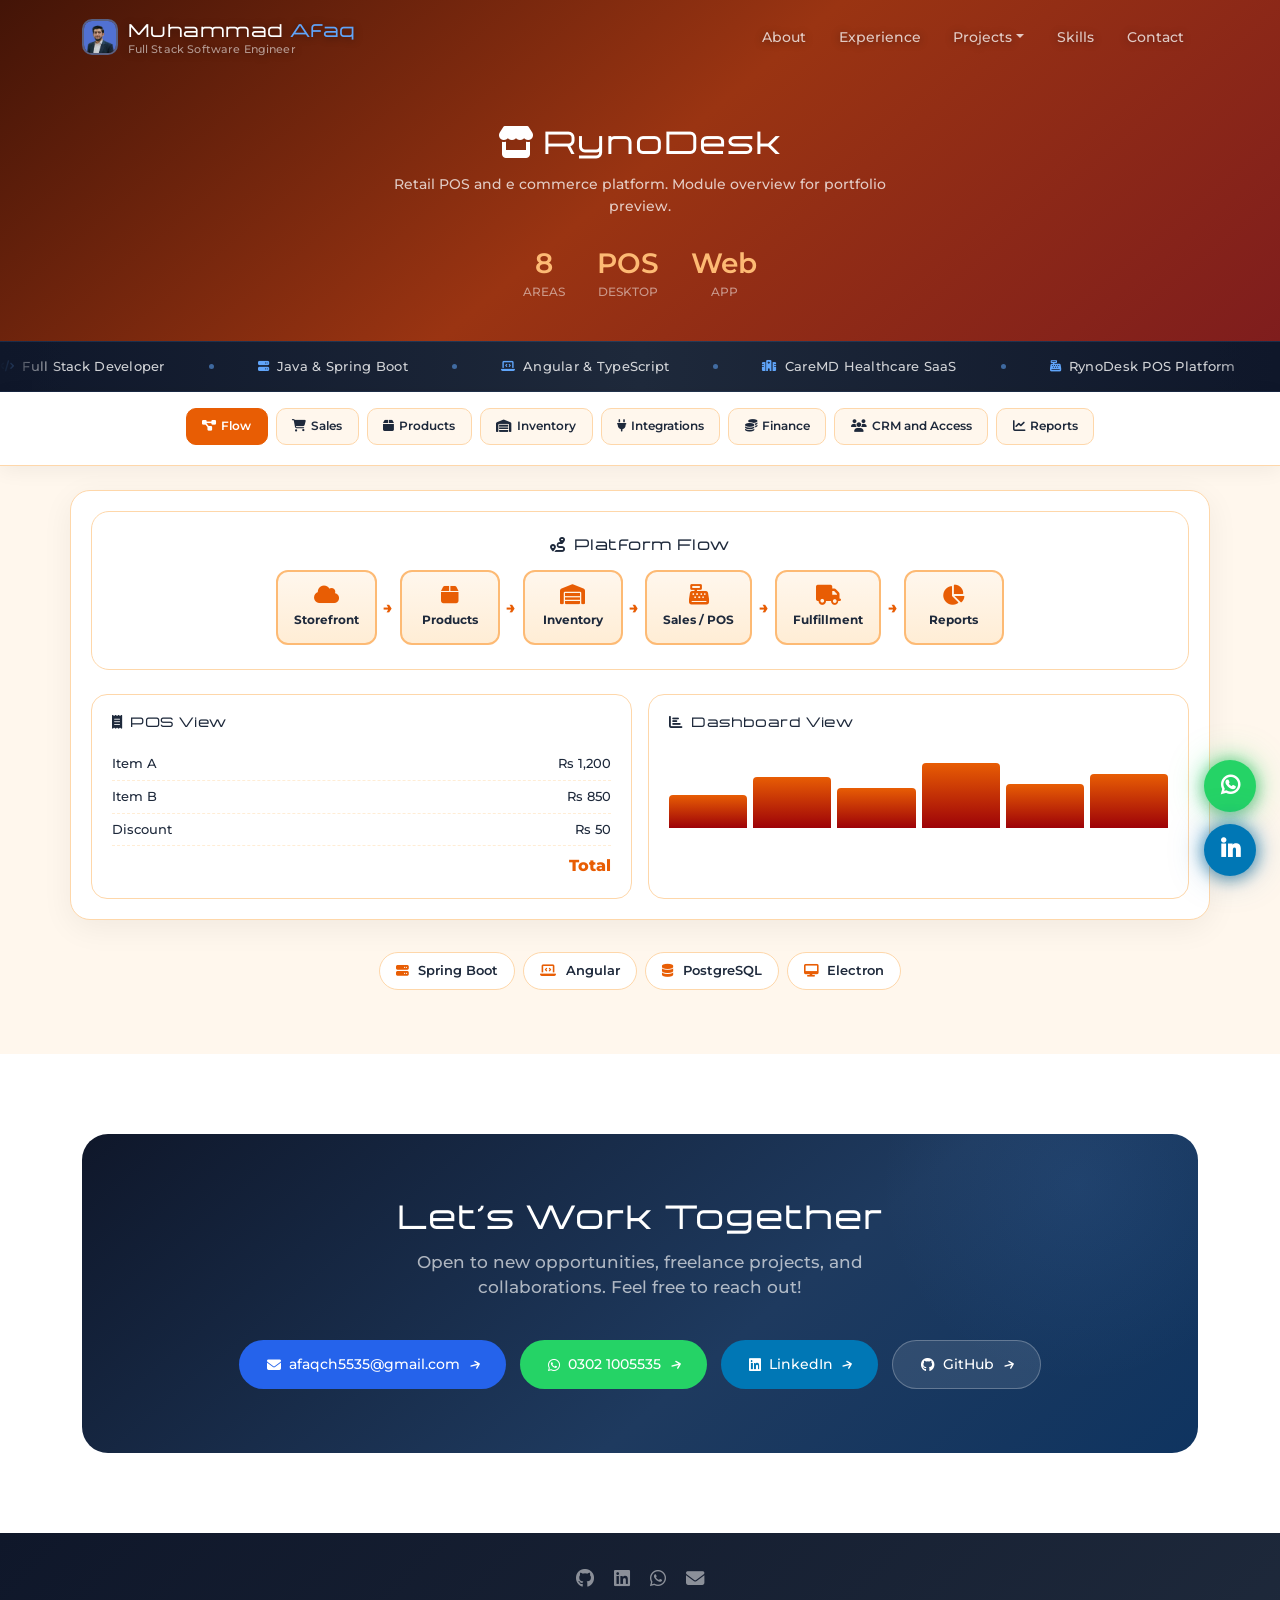
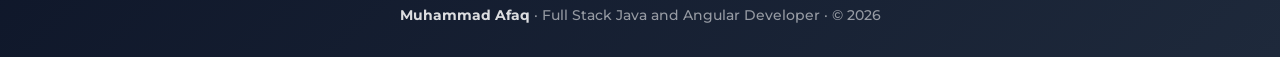
<file: rynodesk-demo.html>
<!DOCTYPE html>
<html lang="en">
<head>
    <script>(function(w,d,s,l,i){w[l]=w[l]||[];w[l].push({'gtm.start':
    new Date().getTime(),event:'gtm.js'});var f=d.getElementsByTagName(s)[0],
    j=d.createElement(s),dl=l!='dataLayer'?'&l='+l:'';j.async=true;j.src=
    'https://www.googletagmanager.com/gtm.js?id='+i+dl;f.parentNode.insertBefore(j,f);
    })(window,document,'script','dataLayer','GTM-59XXTKP9');</script>
    <meta charset="UTF-8">
    <meta name="viewport" content="width=device-width, initial-scale=1.0">
    <title>RynoDesk POS and E commerce Demo</title>
    <link href="https://cdn.jsdelivr.net/npm/bootstrap@5.3.0/dist/css/bootstrap.min.css" rel="stylesheet">
    <link href="https://cdnjs.cloudflare.com/ajax/libs/font-awesome/6.4.0/css/all.min.css" rel="stylesheet">
    <link href="site-nav.css" rel="stylesheet">
    <link href="typography.css" rel="stylesheet">
    <link href="sticky-social.css" rel="stylesheet">
    <link href="site-buttons.css" rel="stylesheet">
    <link href="site-marquee.css" rel="stylesheet">
    <link href="site-footer.css" rel="stylesheet">
    <style>
        :root {
            --primary: #e85d04;
            --primary-dark: #9d0208;
            --sales: #c2410c;
            --product: #b45309;
            --inventory: #0d9488;
            --integration: #2563eb;
            --finance: #7c3aed;
            --crm: #db2777;
            --access: #475569;
            --reports: #0891b2;
            --bg: #fff7ed;
            --card: #ffffff;
            --text: #1e293b;
            --muted: #64748b;
            --border: #fed7aa;
        }
        html, body { overflow-x: hidden; max-width: 100vw; }
        body { background: var(--bg); color: var(--text); }
        .top-nav {
            background: linear-gradient(135deg, var(--primary), var(--primary-dark));
            box-shadow: 0 2px 16px rgba(0,0,0,0.12);
            padding: 0.85rem 0;
        }
        .top-nav .brand { font-weight: 800; color: #fff !important; font-size: 1.05rem; }
        .top-nav .nav-link { color: rgba(255,255,255,0.9) !important; font-weight: 500; font-size: 0.875rem; }
        .hero-demo {
            background: linear-gradient(140deg, #431407 0%, #9a3412 50%, #7f1d1d 100%);
            color: white;
            padding: 3rem 0 2.5rem;
            text-align: center;
        }
        .hero-demo h1 { font-size: 2rem; font-weight: 800; }
        .hero-demo p { color: rgba(255,255,255,0.75); max-width: 520px; margin: 0.75rem auto 0; font-size: 0.9rem; }
        .hero-stats { display: flex; justify-content: center; gap: 2rem; flex-wrap: wrap; margin-top: 1.5rem; }
        .hero-stat-num { font-size: 1.75rem; font-weight: 800; color: #fdba74; }
        .hero-stat-lbl { font-size: 0.72rem; text-transform: uppercase; letter-spacing: 1px; color: rgba(255,255,255,0.5); font-weight: 600; }
        .demo-nav-section {
            background: white;
            border-bottom: 1px solid var(--border);
            padding: 1rem 0 1.25rem;
            position: sticky;
            top: 0;
            z-index: 100;
            box-shadow: 0 4px 20px rgba(0,0,0,0.06);
        }
        .app-tabs { display: flex; flex-wrap: wrap; gap: 0.5rem; justify-content: center; }
        .app-tab {
            border: 1px solid var(--border);
            background: var(--bg);
            color: var(--text);
            padding: 0.5rem 0.95rem;
            border-radius: 10px;
            font-size: 0.78rem;
            font-weight: 600;
            cursor: pointer;
            transition: all 0.2s;
            display: inline-flex;
            align-items: center;
            gap: 0.35rem;
            white-space: nowrap;
        }
        .app-tab:hover, .app-tab.active {
            background: var(--primary);
            color: white;
            border-color: var(--primary);
        }
        .main-wrap { padding: 1.5rem 0 4rem; }
        .demo-viewport {
            background: var(--card);
            border: 1px solid var(--border);
            border-radius: 20px;
            padding: 1.25rem;
            box-shadow: 0 8px 32px rgba(0,0,0,0.06);
            min-height: 200px;
        }
        .panel { display: none; animation: fadeIn 0.25s ease; }
        .panel.active { display: block; }
        @keyframes fadeIn { from { opacity: 0; transform: translateY(6px); } to { opacity: 1; transform: none; } }
        .flow-bar {
            background: var(--card);
            border: 1px solid var(--border);
            border-radius: 18px;
            padding: 1.5rem;
            margin-bottom: 1.5rem;
        }
        .flow-bar h5 { font-weight: 800; font-size: 0.95rem; margin-bottom: 1rem; text-align: center; }
        .flow-steps { display: flex; align-items: center; justify-content: center; flex-wrap: wrap; gap: 0.4rem; }
        .flow-step {
            background: linear-gradient(180deg, #fff7ed, #ffedd5);
            border: 2px solid #fdba74;
            border-radius: 12px;
            padding: 0.85rem 1rem;
            font-size: 0.78rem;
            font-weight: 700;
            text-align: center;
            min-width: 100px;
        }
        .flow-step i { display: block; font-size: 1.25rem; color: var(--primary); margin-bottom: 0.35rem; }
        .flow-arrow { color: var(--primary); font-weight: 800; }
        .panel-banner {
            background: var(--card);
            border: 1px solid var(--border);
            border-radius: 16px;
            padding: 1.25rem 1.5rem;
            margin-bottom: 1.25rem;
            display: flex;
            align-items: center;
            gap: 1rem;
        }
        .panel-banner-icon {
            width: 48px; height: 48px;
            border-radius: 12px;
            display: flex; align-items: center; justify-content: center;
            color: white; font-size: 1.2rem; flex-shrink: 0;
        }
        .panel-banner h2 { font-size: 1.2rem; font-weight: 800; margin: 0; }
        .tile-grid {
            display: grid;
            grid-template-columns: repeat(auto-fill, minmax(140px, 1fr));
            gap: 0.75rem;
        }
        .tile {
            background: var(--card);
            border: 1px solid var(--border);
            border-radius: 14px;
            padding: 1rem 0.75rem;
            text-align: center;
            transition: transform 0.2s, box-shadow 0.2s;
        }
        .tile:hover {
            transform: translateY(-3px);
            box-shadow: 0 8px 24px rgba(232,93,4,0.15);
        }
        .tile i { font-size: 1.35rem; margin-bottom: 0.5rem; display: block; }
        .tile span { font-size: 0.78rem; font-weight: 700; line-height: 1.3; display: block; }
        .visual-row {
            display: grid;
            grid-template-columns: 1fr 1fr;
            gap: 1rem;
            margin-top: 1.5rem;
        }
        @media (max-width: 768px) {
            .visual-row { grid-template-columns: 1fr; }
            .hero-demo { padding: 2.25rem 0 2rem; }
            .hero-demo h1 { font-size: 1.45rem; }
            .app-tabs {
                flex-wrap: nowrap;
                justify-content: flex-start;
                overflow-x: auto;
                -webkit-overflow-scrolling: touch;
                padding-bottom: 0.35rem;
                scrollbar-width: none;
            }
            .app-tabs::-webkit-scrollbar { display: none; }
            .demo-viewport {
                border-width: 2px;
                border-radius: 16px;
                padding: 1rem;
                box-shadow: inset 0 0 0 1px rgba(232,93,4,0.1), 0 10px 28px rgba(0,0,0,0.08);
            }
            .flow-steps { justify-content: flex-start; }
            .flow-arrow { display: none; }
        }
        .visual-box {
            background: var(--card);
            border: 1px solid var(--border);
            border-radius: 16px;
            padding: 1.25rem;
        }
        .visual-box h6 { font-weight: 800; font-size: 0.85rem; margin-bottom: 1rem; }
        .pos-line {
            display: flex;
            justify-content: space-between;
            font-size: 0.8rem;
            padding: 0.4rem 0;
            border-bottom: 1px dashed #ffedd5;
        }
        .pos-total { font-weight: 800; color: var(--primary); font-size: 1rem; margin-top: 0.5rem; }
        .mini-bars { display: flex; align-items: flex-end; gap: 6px; height: 80px; padding-top: 0.5rem; }
        .mini-bar {
            flex: 1;
            background: linear-gradient(180deg, var(--primary), var(--primary-dark));
            border-radius: 4px 4px 0 0;
            min-height: 12px;
        }
        .stack-row {
            display: flex;
            flex-wrap: wrap;
            gap: 0.5rem;
            justify-content: center;
            margin-top: 2rem;
        }
        .stack-pill {
            background: var(--card);
            border: 1px solid var(--border);
            border-radius: 50px;
            padding: 0.5rem 1rem;
            font-size: 0.8rem;
            font-weight: 600;
        }
        .stack-pill i { color: var(--primary); margin-right: 0.35rem; }
    </style>
</head>
<body>
    <noscript><iframe src="https://www.googletagmanager.com/ns.html?id=GTM-59XXTKP9" height="0" width="0" style="display:none;visibility:hidden"></iframe></noscript>

    <div id="site-nav"></div>

    <section class="hero-demo">
        <div class="container">
            <h1><i class="fas fa-store me-2"></i>RynoDesk</h1>
            <p>Retail POS and e commerce platform. Module overview for portfolio preview.</p>
            <div class="hero-stats">
                <div><div class="hero-stat-num">8</div><div class="hero-stat-lbl">Areas</div></div>
                <div><div class="hero-stat-num">POS</div><div class="hero-stat-lbl">Desktop</div></div>
                <div><div class="hero-stat-num">Web</div><div class="hero-stat-lbl">App</div></div>
            </div>
        </div>
    </section>

    <section class="demo-nav-section">
        <div class="container">
            <div class="app-tabs">
                <button type="button" class="app-tab active" data-panel="panel-flow"><i class="fas fa-diagram-project"></i> Flow</button>
                <button type="button" class="app-tab" data-panel="panel-sales"><i class="fas fa-cart-shopping"></i> Sales</button>
                <button type="button" class="app-tab" data-panel="panel-product"><i class="fas fa-box"></i> Products</button>
                <button type="button" class="app-tab" data-panel="panel-inventory"><i class="fas fa-warehouse"></i> Inventory</button>
                <button type="button" class="app-tab" data-panel="panel-integration"><i class="fas fa-plug"></i> Integrations</button>
                <button type="button" class="app-tab" data-panel="panel-finance"><i class="fas fa-coins"></i> Finance</button>
                <button type="button" class="app-tab" data-panel="panel-crm-access"><i class="fas fa-users"></i> CRM and Access</button>
                <button type="button" class="app-tab" data-panel="panel-reports"><i class="fas fa-chart-line"></i> Reports</button>
            </div>
        </div>
    </section>

    <div class="container main-wrap">
        <div class="demo-viewport">

        <div id="panel-flow" class="panel active">
            <div class="flow-bar">
                <h5><i class="fas fa-route me-2"></i>Platform Flow</h5>
                <div class="flow-steps">
                    <div class="flow-step"><i class="fas fa-cloud"></i>Storefront</div>
                    <span class="flow-arrow">→</span>
                    <div class="flow-step"><i class="fas fa-box"></i>Products</div>
                    <span class="flow-arrow">→</span>
                    <div class="flow-step"><i class="fas fa-warehouse"></i>Inventory</div>
                    <span class="flow-arrow">→</span>
                    <div class="flow-step"><i class="fas fa-cash-register"></i>Sales / POS</div>
                    <span class="flow-arrow">→</span>
                    <div class="flow-step"><i class="fas fa-truck"></i>Fulfillment</div>
                    <span class="flow-arrow">→</span>
                    <div class="flow-step"><i class="fas fa-chart-pie"></i>Reports</div>
                </div>
            </div>
            <div class="visual-row">
                <div class="visual-box">
                    <h6><i class="fas fa-receipt me-2"></i>POS View</h6>
                    <div class="pos-line"><span>Item A</span><span>Rs 1,200</span></div>
                    <div class="pos-line"><span>Item B</span><span>Rs 850</span></div>
                    <div class="pos-line"><span>Discount</span><span>Rs 50</span></div>
                    <div class="pos-total text-end">Total</div>
                </div>
                <div class="visual-box">
                    <h6><i class="fas fa-chart-bar me-2"></i>Dashboard View</h6>
                    <div class="mini-bars">
                        <div class="mini-bar" style="height:45%"></div>
                        <div class="mini-bar" style="height:70%"></div>
                        <div class="mini-bar" style="height:55%"></div>
                        <div class="mini-bar" style="height:90%"></div>
                        <div class="mini-bar" style="height:60%"></div>
                        <div class="mini-bar" style="height:75%"></div>
                    </div>
                </div>
            </div>
        </div>

        <div id="panel-sales" class="panel">
            <div class="panel-banner">
                <div class="panel-banner-icon" style="background:var(--sales)"><i class="fas fa-cart-shopping"></i></div>
                <h2>Sales &amp; Orders</h2>
            </div>
            <div class="tile-grid">
                <div class="tile" style="color:var(--sales)"><i class="fas fa-plus-circle"></i><span>Place Order</span></div>
                <div class="tile" style="color:var(--sales)"><i class="fas fa-cash-register"></i><span>POS</span></div>
                <div class="tile" style="color:var(--sales)"><i class="fas fa-list"></i><span>Orders</span></div>
                <div class="tile" style="color:var(--sales)"><i class="fas fa-tasks"></i><span>Manage</span></div>
                <div class="tile" style="color:var(--sales)"><i class="fas fa-truck"></i><span>Booking</span></div>
                <div class="tile" style="color:var(--sales)"><i class="fas fa-box-open"></i><span>Packing</span></div>
                <div class="tile" style="color:var(--sales)"><i class="fas fa-rotate-left"></i><span>Returns</span></div>
                <div class="tile" style="color:var(--sales)"><i class="fas fa-file-lines"></i><span>Dispatch</span></div>
                <div class="tile" style="color:var(--sales)"><i class="fas fa-gear"></i><span>Setup</span></div>
            </div>
        </div>

        <div id="panel-product" class="panel">
            <div class="panel-banner">
                <div class="panel-banner-icon" style="background:var(--product)"><i class="fas fa-box"></i></div>
                <h2>Products</h2>
            </div>
            <div class="tile-grid">
                <div class="tile" style="color:var(--product)"><i class="fas fa-tags"></i><span>Products</span></div>
                <div class="tile" style="color:var(--product)"><i class="fas fa-pen-to-square"></i><span>Manage</span></div>
                <div class="tile" style="color:var(--product)"><i class="fas fa-cubes"></i><span>Materials</span></div>
                <div class="tile" style="color:var(--product)"><i class="fas fa-store"></i><span>Store Products</span></div>
                <div class="tile" style="color:var(--product)"><i class="fas fa-sitemap"></i><span>BOM</span></div>
                <div class="tile" style="color:var(--product)"><i class="fas fa-sliders"></i><span>Setup</span></div>
            </div>
        </div>

        <div id="panel-inventory" class="panel">
            <div class="panel-banner">
                <div class="panel-banner-icon" style="background:var(--inventory)"><i class="fas fa-warehouse"></i></div>
                <h2>Inventory</h2>
            </div>
            <div class="tile-grid">
                <div class="tile" style="color:var(--inventory)"><i class="fas fa-file-contract"></i><span>Purchase Orders</span></div>
                <div class="tile" style="color:var(--inventory)"><i class="fas fa-clipboard-check"></i><span>GRN</span></div>
                <div class="tile" style="color:var(--inventory)"><i class="fas fa-arrow-down"></i><span>Purchase</span></div>
                <div class="tile" style="color:var(--inventory)"><i class="fas fa-arrow-rotate-left"></i><span>Purchase Return</span></div>
                <div class="tile" style="color:var(--inventory)"><i class="fas fa-right-left"></i><span>Conversion</span></div>
                <div class="tile" style="color:var(--inventory)"><i class="fas fa-sliders"></i><span>Adjustment</span></div>
                <div class="tile" style="color:var(--inventory)"><i class="fas fa-truck-moving"></i><span>Transfer</span></div>
                <div class="tile" style="color:var(--inventory)"><i class="fas fa-magnifying-glass"></i><span>Audit</span></div>
                <div class="tile" style="color:var(--inventory)"><i class="fas fa-truck-field"></i><span>Suppliers</span></div>
            </div>
        </div>

        <div id="panel-integration" class="panel">
            <div class="panel-banner">
                <div class="panel-banner-icon" style="background:var(--integration)"><i class="fas fa-plug"></i></div>
                <h2>Integrations</h2>
            </div>
            <div class="tile-grid">
                <div class="tile" style="color:var(--integration)"><i class="fas fa-store"></i><span>Storefronts</span></div>
                <div class="tile" style="color:var(--integration)"><i class="fas fa-shipping-fast"></i><span>Logistics</span></div>
                <div class="tile" style="color:var(--integration)"><i class="fab fa-shopify"></i><span>Shopify</span></div>
                <div class="tile" style="color:var(--integration)"><i class="fas fa-shopping-bag"></i><span>Daraz</span></div>
                <div class="tile" style="color:var(--integration)"><i class="fas fa-globe"></i><span>Wix</span></div>
                <div class="tile" style="color:var(--integration)"><i class="fab fa-wordpress"></i><span>WordPress</span></div>
            </div>
        </div>

        <div id="panel-finance" class="panel">
            <div class="panel-banner">
                <div class="panel-banner-icon" style="background:var(--finance)"><i class="fas fa-coins"></i></div>
                <h2>Finance</h2>
            </div>
            <div class="tile-grid">
                <div class="tile" style="color:var(--finance)"><i class="fas fa-book"></i><span>Chart Of Accounts</span></div>
                <div class="tile" style="color:var(--finance)"><i class="fas fa-file-invoice-dollar"></i><span>Journal Vouchers</span></div>
                <div class="tile" style="color:var(--finance)"><i class="fas fa-money-bill-wave"></i><span>Expenses</span></div>
                <div class="tile" style="color:var(--finance)"><i class="fas fa-gear"></i><span>Setup</span></div>
            </div>
        </div>

        <div id="panel-crm-access" class="panel">
            <div class="panel-banner">
                <div class="panel-banner-icon" style="background:var(--access)"><i class="fas fa-users"></i></div>
                <h2>CRM &amp; Access</h2>
            </div>
            <div class="tile-grid">
                <div class="tile" style="color:var(--crm)"><i class="fas fa-user"></i><span>Customers</span></div>
                <div class="tile" style="color:var(--access)"><i class="fas fa-user-gear"></i><span>Users</span></div>
                <div class="tile" style="color:var(--access)"><i class="fas fa-user-shield"></i><span>Roles</span></div>
                <div class="tile" style="color:var(--access)"><i class="fas fa-shop"></i><span>Stores</span></div>
                <div class="tile" style="color:var(--access)"><i class="fas fa-warehouse"></i><span>Warehouses</span></div>
                <div class="tile" style="color:var(--access)"><i class="fas fa-cube"></i><span>Packages</span></div>
                <div class="tile" style="color:var(--access)"><i class="fas fa-building"></i><span>Business</span></div>
            </div>
        </div>

        <div id="panel-reports" class="panel">
            <div class="panel-banner">
                <div class="panel-banner-icon" style="background:var(--reports)"><i class="fas fa-chart-line"></i></div>
                <h2>Reports</h2>
            </div>
            <div class="tile-grid">
                <div class="tile" style="color:var(--reports)"><i class="fas fa-chart-area"></i><span>Sales Dashboard</span></div>
                <div class="tile" style="color:var(--reports)"><i class="fas fa-chart-dots"></i><span>Settlements</span></div>
                <div class="tile" style="color:var(--reports)"><i class="fas fa-money-bill-trend-up"></i><span>Expense Dashboard</span></div>
                <div class="tile" style="color:var(--reports)"><i class="fas fa-chart-bar"></i><span>Sales Reports</span></div>
                <div class="tile" style="color:var(--reports)"><i class="fas fa-boxes-stacked"></i><span>Inventory Reports</span></div>
                <div class="tile" style="color:var(--reports)"><i class="fas fa-scale-balanced"></i><span>Financial Reports</span></div>
            </div>
        </div>

        </div>

        <div class="stack-row">
            <span class="stack-pill"><i class="fas fa-server"></i> Spring Boot</span>
            <span class="stack-pill"><i class="fas fa-laptop-code"></i> Angular</span>
            <span class="stack-pill"><i class="fas fa-database"></i> PostgreSQL</span>
            <span class="stack-pill"><i class="fas fa-desktop"></i> Electron</span>
        </div>
    </div>

    <script src="https://cdn.jsdelivr.net/npm/bootstrap@5.3.0/dist/js/bootstrap.bundle.min.js"></script>
    <script src="site-nav.js"></script>
    <script src="site-marquee.js"></script>
    <div id="site-footer"></div>

    <script src="sticky-social.js"></script>
    <script src="site-footer.js"></script>
    <script>
        document.querySelectorAll('.app-tab').forEach(function(tab) {
            tab.addEventListener('click', function() {
                var panelId = this.getAttribute('data-panel');
                document.querySelectorAll('.app-tab').forEach(function(t) { t.classList.remove('active'); });
                document.querySelectorAll('.demo-viewport .panel').forEach(function(p) { p.classList.remove('active'); });
                this.classList.add('active');
                document.getElementById(panelId).classList.add('active');
            });
        });
    </script>
</body>
</html>
</file>
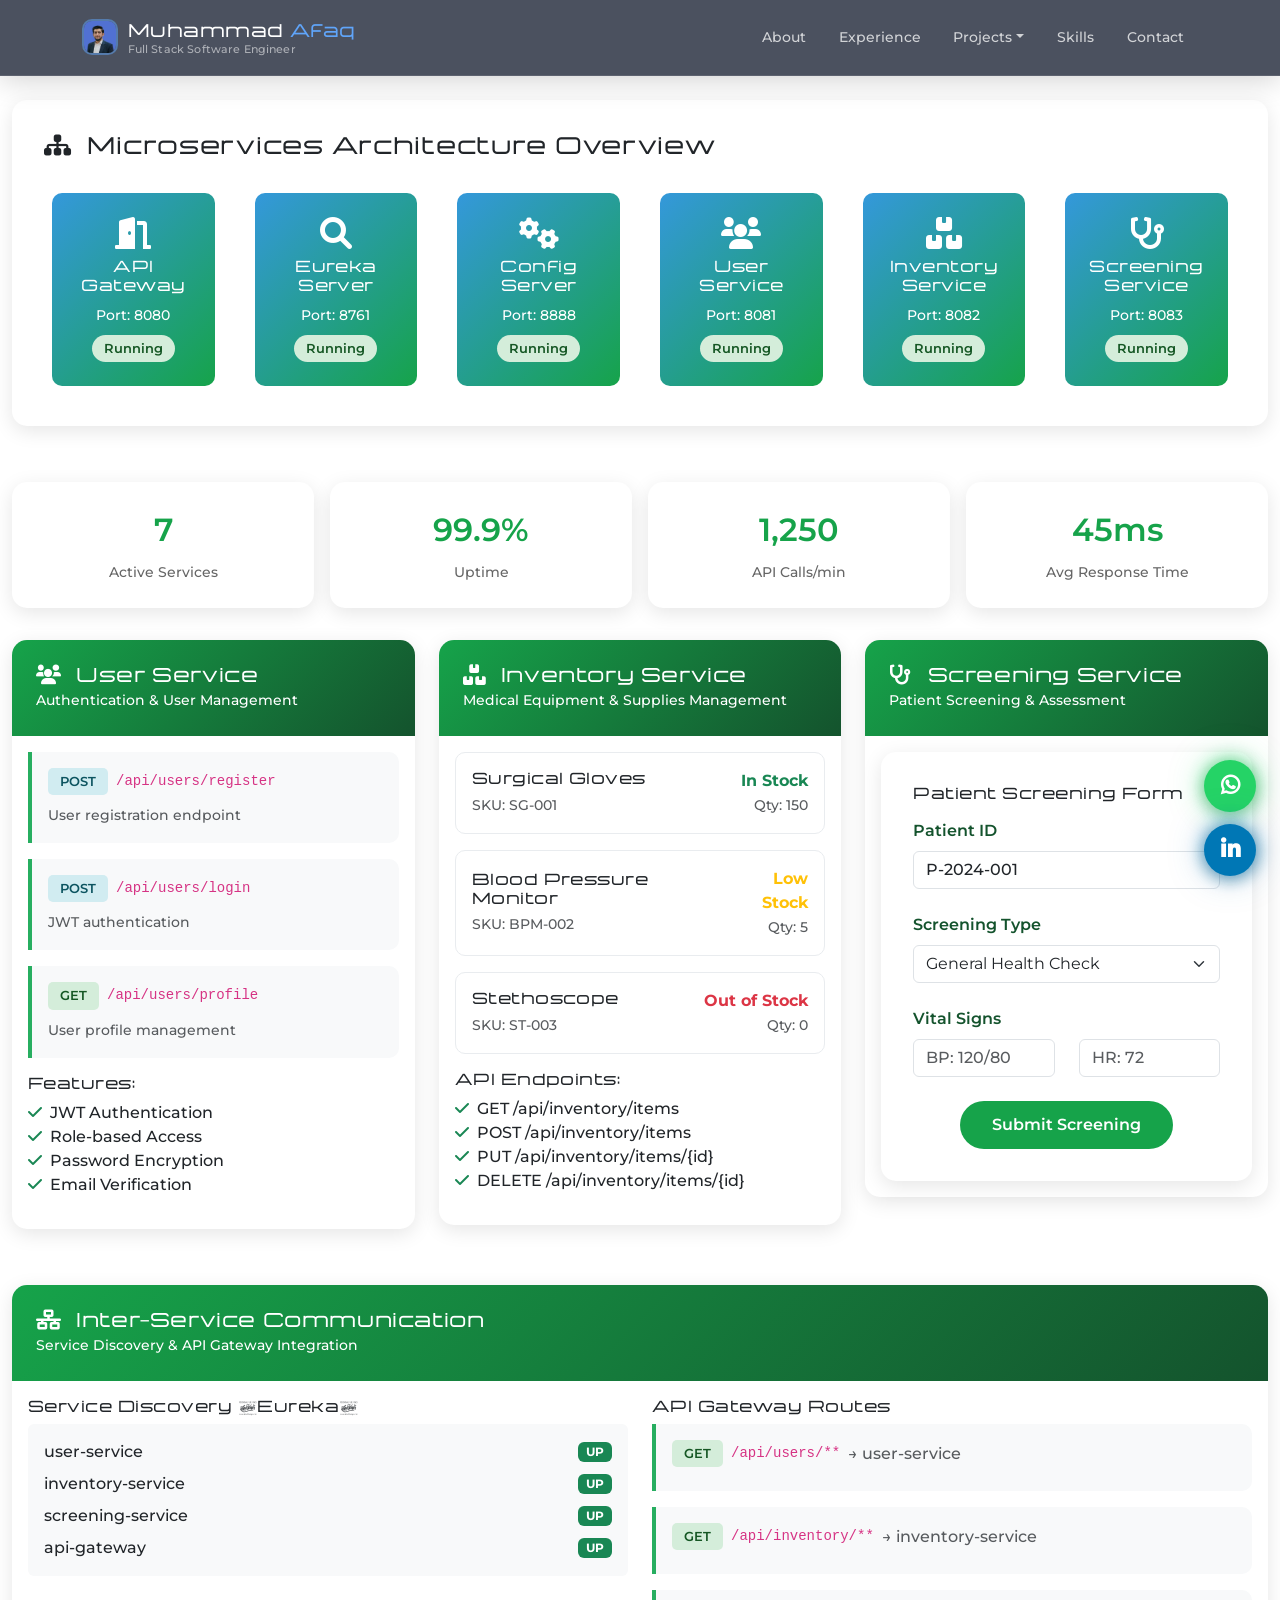
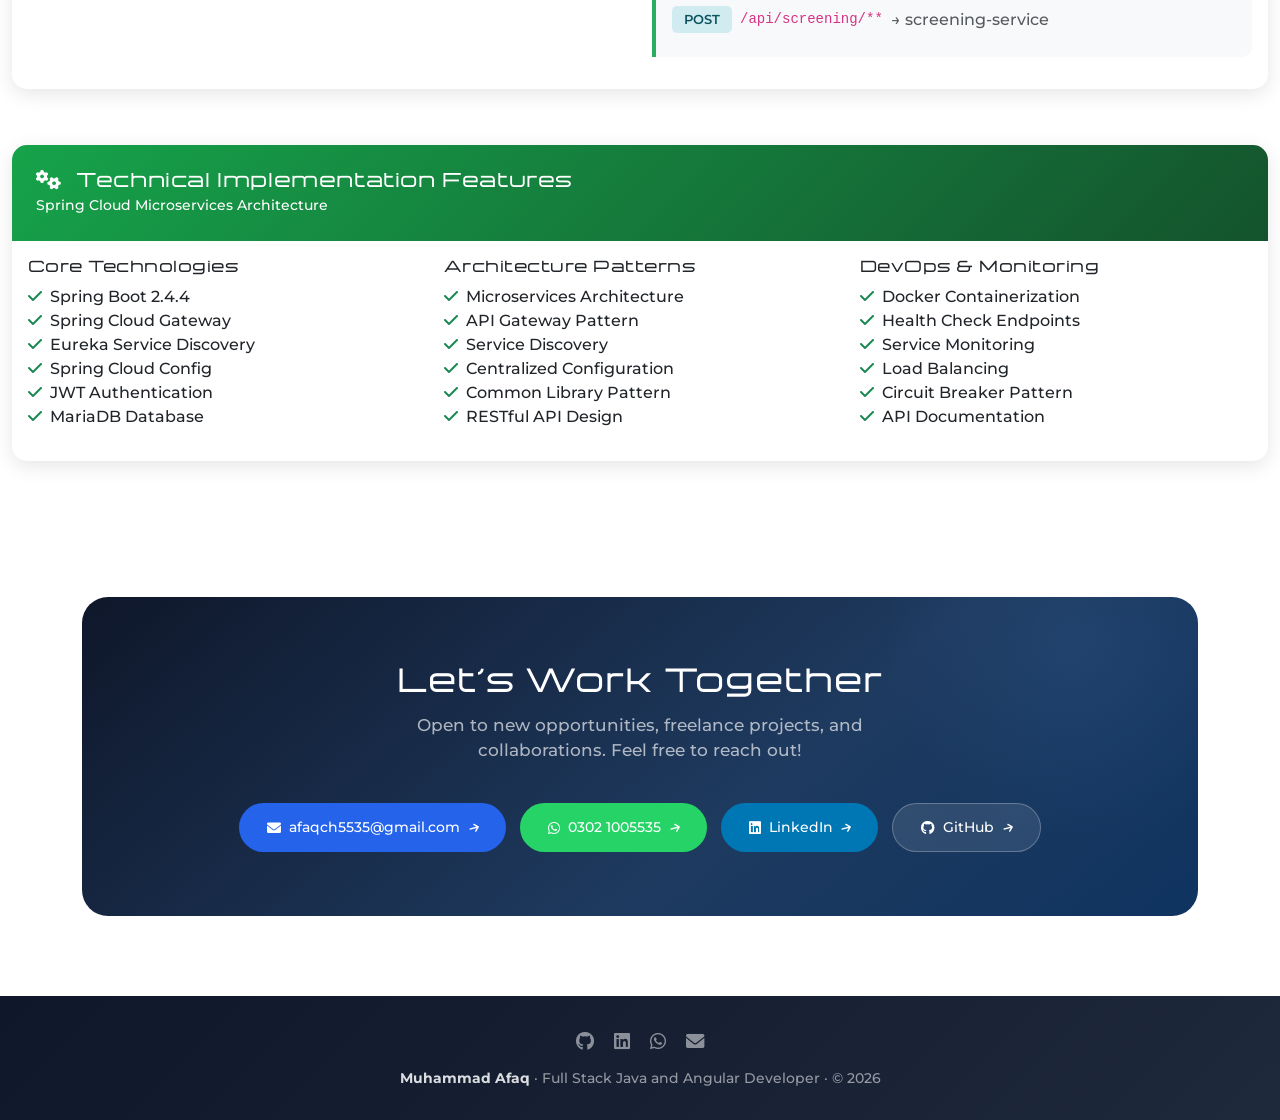
<file: wellness-demo.html>
<!DOCTYPE html>
<html lang="en">
<head>
    <!-- Google Tag Manager -->
    <script>(function(w,d,s,l,i){w[l]=w[l]||[];w[l].push({'gtm.start':
    new Date().getTime(),event:'gtm.js'});var f=d.getElementsByTagName(s)[0],
    j=d.createElement(s),dl=l!='dataLayer'?'&l='+l:'';j.async=true;j.src=
    'https://www.googletagmanager.com/gtm.js?id='+i+dl;f.parentNode.insertBefore(j,f);
    })(window,document,'script','dataLayer','GTM-59XXTKP9');</script>
    <!-- End Google Tag Manager -->
    <meta charset="UTF-8">
    <meta name="viewport" content="width=device-width, initial-scale=1.0">
    <title>WellnessNow - Microservices Healthcare Platform</title>
    <link href="https://cdn.jsdelivr.net/npm/bootstrap@5.3.0/dist/css/bootstrap.min.css" rel="stylesheet">
    <link href="https://cdnjs.cloudflare.com/ajax/libs/font-awesome/6.0.0/css/all.min.css" rel="stylesheet">
    <link href="site-nav.css" rel="stylesheet">
    <link href="typography.css" rel="stylesheet">
    <link href="sticky-social.css" rel="stylesheet">
    <link href="site-buttons.css" rel="stylesheet">
    <link href="site-marquee.css" rel="stylesheet">
    <link href="site-footer.css" rel="stylesheet">
    <style>
        :root {
            --primary-color: #16a34a;
            --secondary-color: #14532d;
            --success-color: #27ae60;
            --warning-color: #f39c12;
            --danger-color: #e74c3c;
            --info-color: #3498db;
            --light-bg: #f8f9fa;
        }
        
        body {
            background-color: #ffffff;
        }
        
        .navbar {
            background: linear-gradient(135deg, var(--primary-color), var(--secondary-color));
            box-shadow: 0 2px 10px rgba(0,0,0,0.1);
        }
        
        .navbar-brand {
            font-weight: 700;
            color: white !important;
        }
        
        .nav-link {
            color: rgba(255,255,255,0.9) !important;
            font-weight: 500;
        }
        
        .nav-link:hover {
            color: white !important;
        }
        
        .service-card {
            border: none;
            border-radius: 15px;
            box-shadow: 0 5px 20px rgba(0,0,0,0.1);
            margin-bottom: 2rem;
            transition: transform 0.3s ease;
        }
        
        .service-card:hover {
            transform: translateY(-5px);
        }
        
        .service-header {
            background: linear-gradient(135deg, var(--primary-color), var(--secondary-color));
            color: white;
            padding: 1.5rem;
            border-radius: 15px 15px 0 0;
        }
        
        .service-status {
            display: inline-block;
            padding: 0.25rem 0.75rem;
            border-radius: 20px;
            font-size: 0.8rem;
            font-weight: 600;
        }
        
        .status-running {
            background: #d4edda;
            color: #155724;
        }
        
        .status-stopped {
            background: #f8d7da;
            color: #721c24;
        }
        
        .microservice-diagram {
            background: white;
            border-radius: 15px;
            padding: 2rem;
            box-shadow: 0 5px 20px rgba(0,0,0,0.1);
            margin-bottom: 2rem;
        }
        
        .service-box {
            background: linear-gradient(135deg, var(--info-color), var(--primary-color));
            color: white;
            padding: 1.5rem;
            border-radius: 10px;
            text-align: center;
            margin: 0.5rem;
            position: relative;
        }
        
        .service-box::after {
            content: '';
            position: absolute;
            top: 50%;
            right: -20px;
            width: 0;
            height: 0;
            border-left: 20px solid var(--info-color);
            border-top: 15px solid transparent;
            border-bottom: 15px solid transparent;
            transform: translateY(-50%);
        }
        
        .service-box:last-child::after {
            display: none;
        }
        
        .api-endpoint {
            background: #f8f9fa;
            border-left: 4px solid var(--success-color);
            padding: 1rem;
            margin-bottom: 1rem;
            border-radius: 0 10px 10px 0;
        }
        
        .endpoint-method {
            display: inline-block;
            padding: 0.25rem 0.75rem;
            border-radius: 5px;
            font-size: 0.8rem;
            font-weight: 600;
            margin-right: 0.5rem;
        }
        
        .method-get {
            background: #d4edda;
            color: #155724;
        }
        
        .method-post {
            background: #d1ecf1;
            color: #0c5460;
        }
        
        .method-put {
            background: #fff3cd;
            color: #856404;
        }
        
        .method-delete {
            background: #f8d7da;
            color: #721c24;
        }
        
        .inventory-item {
            background: white;
            border: 1px solid #e9ecef;
            border-radius: 10px;
            padding: 1rem;
            margin-bottom: 1rem;
            transition: box-shadow 0.3s ease;
        }
        
        .inventory-item:hover {
            box-shadow: 0 5px 15px rgba(0,0,0,0.1);
        }
        
        .screening-form {
            background: white;
            border-radius: 15px;
            padding: 2rem;
            box-shadow: 0 5px 20px rgba(0,0,0,0.1);
        }
        
        .form-group {
            margin-bottom: 1.5rem;
        }
        
        .form-label {
            font-weight: 600;
            color: var(--secondary-color);
            margin-bottom: 0.5rem;
        }
        
        .btn-primary {
            background: var(--primary-color);
            border: none;
            border-radius: 25px;
            padding: 0.75rem 2rem;
            font-weight: 600;
        }
        
        .btn-primary:hover {
            background: #138a3f;
        }
        
        .stats-grid {
            display: grid;
            grid-template-columns: repeat(auto-fit, minmax(200px, 1fr));
            gap: 1rem;
            margin-bottom: 2rem;
        }
        
        .stat-card {
            background: white;
            border-radius: 15px;
            padding: 1.5rem;
            box-shadow: 0 5px 20px rgba(0,0,0,0.1);
            text-align: center;
        }
        
        .stat-number {
            font-size: 2rem;
            font-weight: 700;
            color: var(--primary-color);
        }
        
        .stat-label {
            color: #666;
            font-size: 0.9rem;
            margin-top: 0.5rem;
        }
    </style>
</head>
<body>
    <!-- Google Tag Manager (noscript) -->
    <noscript><iframe src="https://www.googletagmanager.com/ns.html?id=GTM-59XXTKP9"
    height="0" width="0" style="display:none;visibility:hidden"></iframe></noscript>
    <!-- End Google Tag Manager (noscript) -->
    <div id="site-nav"></div>

    <div class="container-fluid py-4">
        <!-- System Overview -->
        <div class="row mb-4">
            <div class="col-12">
                <div class="microservice-diagram">
                    <h4 class="mb-4">
                        <i class="fas fa-sitemap me-2"></i>
                        Microservices Architecture Overview
                    </h4>
                    <div class="row">
                        <div class="col-md-2">
                            <div class="service-box">
                                <i class="fas fa-door-open fa-2x mb-2"></i>
                                <h6>API Gateway</h6>
                                <small>Port: 8080</small>
                                <div class="mt-2">
                                    <span class="service-status status-running">Running</span>
                                </div>
                            </div>
                        </div>
                        <div class="col-md-2">
                            <div class="service-box">
                                <i class="fas fa-search fa-2x mb-2"></i>
                                <h6>Eureka Server</h6>
                                <small>Port: 8761</small>
                                <div class="mt-2">
                                    <span class="service-status status-running">Running</span>
                                </div>
                            </div>
                        </div>
                        <div class="col-md-2">
                            <div class="service-box">
                                <i class="fas fa-cogs fa-2x mb-2"></i>
                                <h6>Config Server</h6>
                                <small>Port: 8888</small>
                                <div class="mt-2">
                                    <span class="service-status status-running">Running</span>
                                </div>
                            </div>
                        </div>
                        <div class="col-md-2">
                            <div class="service-box">
                                <i class="fas fa-users fa-2x mb-2"></i>
                                <h6>User Service</h6>
                                <small>Port: 8081</small>
                                <div class="mt-2">
                                    <span class="service-status status-running">Running</span>
                                </div>
                            </div>
                        </div>
                        <div class="col-md-2">
                            <div class="service-box">
                                <i class="fas fa-boxes fa-2x mb-2"></i>
                                <h6>Inventory Service</h6>
                                <small>Port: 8082</small>
                                <div class="mt-2">
                                    <span class="service-status status-running">Running</span>
                                </div>
                            </div>
                        </div>
                        <div class="col-md-2">
                            <div class="service-box">
                                <i class="fas fa-stethoscope fa-2x mb-2"></i>
                                <h6>Screening Service</h6>
                                <small>Port: 8083</small>
                                <div class="mt-2">
                                    <span class="service-status status-running">Running</span>
                                </div>
                            </div>
                        </div>
                    </div>
                </div>
            </div>
        </div>

        <!-- System Stats -->
        <div class="stats-grid">
            <div class="stat-card">
                <div class="stat-number">7</div>
                <div class="stat-label">Active Services</div>
            </div>
            <div class="stat-card">
                <div class="stat-number">99.9%</div>
                <div class="stat-label">Uptime</div>
            </div>
            <div class="stat-card">
                <div class="stat-number">1,250</div>
                <div class="stat-label">API Calls/min</div>
            </div>
            <div class="stat-card">
                <div class="stat-number">45ms</div>
                <div class="stat-label">Avg Response Time</div>
            </div>
        </div>

        <div class="row">
            <!-- User Service -->
            <div class="col-md-4">
                <div class="card service-card">
                    <div class="service-header">
                        <h5 class="mb-0">
                            <i class="fas fa-users me-2"></i>
                            User Service
                        </h5>
                        <small>Authentication & User Management</small>
                    </div>
                    <div class="card-body">
                        <div class="api-endpoint">
                            <div class="d-flex align-items-center mb-2">
                                <span class="endpoint-method method-post">POST</span>
                                <code>/api/users/register</code>
                            </div>
                            <small class="text-muted">User registration endpoint</small>
                        </div>
                        
                        <div class="api-endpoint">
                            <div class="d-flex align-items-center mb-2">
                                <span class="endpoint-method method-post">POST</span>
                                <code>/api/users/login</code>
                            </div>
                            <small class="text-muted">JWT authentication</small>
                        </div>
                        
                        <div class="api-endpoint">
                            <div class="d-flex align-items-center mb-2">
                                <span class="endpoint-method method-get">GET</span>
                                <code>/api/users/profile</code>
                            </div>
                            <small class="text-muted">User profile management</small>
                        </div>
                        
                        <div class="mt-3">
                            <h6>Features:</h6>
                            <ul class="list-unstyled">
                                <li><i class="fas fa-check text-success me-2"></i>JWT Authentication</li>
                                <li><i class="fas fa-check text-success me-2"></i>Role-based Access</li>
                                <li><i class="fas fa-check text-success me-2"></i>Password Encryption</li>
                                <li><i class="fas fa-check text-success me-2"></i>Email Verification</li>
                            </ul>
                        </div>
                    </div>
                </div>
            </div>

            <!-- Inventory Service -->
            <div class="col-md-4">
                <div class="card service-card">
                    <div class="service-header">
                        <h5 class="mb-0">
                            <i class="fas fa-boxes me-2"></i>
                            Inventory Service
                        </h5>
                        <small>Medical Equipment & Supplies Management</small>
                    </div>
                    <div class="card-body">
                        <div class="inventory-item">
                            <div class="d-flex justify-content-between align-items-center">
                                <div>
                                    <h6 class="mb-1">Surgical Gloves</h6>
                                    <small class="text-muted">SKU: SG-001</small>
                                </div>
                                <div class="text-end">
                                    <div class="text-success fw-bold">In Stock</div>
                                    <small class="text-muted">Qty: 150</small>
                                </div>
                            </div>
                        </div>
                        
                        <div class="inventory-item">
                            <div class="d-flex justify-content-between align-items-center">
                                <div>
                                    <h6 class="mb-1">Blood Pressure Monitor</h6>
                                    <small class="text-muted">SKU: BPM-002</small>
                                </div>
                                <div class="text-end">
                                    <div class="text-warning fw-bold">Low Stock</div>
                                    <small class="text-muted">Qty: 5</small>
                                </div>
                            </div>
                        </div>
                        
                        <div class="inventory-item">
                            <div class="d-flex justify-content-between align-items-center">
                                <div>
                                    <h6 class="mb-1">Stethoscope</h6>
                                    <small class="text-muted">SKU: ST-003</small>
                                </div>
                                <div class="text-end">
                                    <div class="text-danger fw-bold">Out of Stock</div>
                                    <small class="text-muted">Qty: 0</small>
                                </div>
                            </div>
                        </div>
                        
                        <div class="mt-3">
                            <h6>API Endpoints:</h6>
                            <ul class="list-unstyled">
                                <li><i class="fas fa-check text-success me-2"></i>GET /api/inventory/items</li>
                                <li><i class="fas fa-check text-success me-2"></i>POST /api/inventory/items</li>
                                <li><i class="fas fa-check text-success me-2"></i>PUT /api/inventory/items/{id}</li>
                                <li><i class="fas fa-check text-success me-2"></i>DELETE /api/inventory/items/{id}</li>
                            </ul>
                        </div>
                    </div>
                </div>
            </div>

            <!-- Screening Service -->
            <div class="col-md-4">
                <div class="card service-card">
                    <div class="service-header">
                        <h5 class="mb-0">
                            <i class="fas fa-stethoscope me-2"></i>
                            Screening Service
                        </h5>
                        <small>Patient Screening & Assessment</small>
                    </div>
                    <div class="card-body">
                        <div class="screening-form">
                            <h6 class="mb-3">Patient Screening Form</h6>
                            <div class="form-group">
                                <label class="form-label">Patient ID</label>
                                <input type="text" class="form-control" value="P-2024-001" readonly>
                            </div>
                            <div class="form-group">
                                <label class="form-label">Screening Type</label>
                                <select class="form-select">
                                    <option>General Health Check</option>
                                    <option>COVID-19 Screening</option>
                                    <option>Pre-operative Assessment</option>
                                </select>
                            </div>
                            <div class="form-group">
                                <label class="form-label">Vital Signs</label>
                                <div class="row">
                                    <div class="col-6">
                                        <input type="text" class="form-control" placeholder="BP: 120/80">
                                    </div>
                                    <div class="col-6">
                                        <input type="text" class="form-control" placeholder="HR: 72">
                                    </div>
                                </div>
                            </div>
                            <div class="text-center">
                                <button class="btn btn-primary">Submit Screening</button>
                            </div>
                        </div>
                    </div>
                </div>
            </div>
        </div>

        <!-- Service Communication -->
        <div class="row mt-4">
            <div class="col-12">
                <div class="card service-card">
                    <div class="service-header">
                        <h5 class="mb-0">
                            <i class="fas fa-network-wired me-2"></i>
                            Inter-Service Communication
                        </h5>
                        <small>Service Discovery & API Gateway Integration</small>
                    </div>
                    <div class="card-body">
                        <div class="row">
                            <div class="col-md-6">
                                <h6>Service Discovery (Eureka)</h6>
                                <div class="bg-light p-3 rounded">
                                    <div class="d-flex justify-content-between align-items-center mb-2">
                                        <span>user-service</span>
                                        <span class="badge bg-success">UP</span>
                                    </div>
                                    <div class="d-flex justify-content-between align-items-center mb-2">
                                        <span>inventory-service</span>
                                        <span class="badge bg-success">UP</span>
                                    </div>
                                    <div class="d-flex justify-content-between align-items-center mb-2">
                                        <span>screening-service</span>
                                        <span class="badge bg-success">UP</span>
                                    </div>
                                    <div class="d-flex justify-content-between align-items-center">
                                        <span>api-gateway</span>
                                        <span class="badge bg-success">UP</span>
                                    </div>
                                </div>
                            </div>
                            <div class="col-md-6">
                                <h6>API Gateway Routes</h6>
                                <div class="api-endpoint">
                                    <div class="d-flex align-items-center mb-2">
                                        <span class="endpoint-method method-get">GET</span>
                                        <code>/api/users/**</code>
                                        <span class="ms-2 text-muted">→ user-service</span>
                                    </div>
                                </div>
                                <div class="api-endpoint">
                                    <div class="d-flex align-items-center mb-2">
                                        <span class="endpoint-method method-get">GET</span>
                                        <code>/api/inventory/**</code>
                                        <span class="ms-2 text-muted">→ inventory-service</span>
                                    </div>
                                </div>
                                <div class="api-endpoint">
                                    <div class="d-flex align-items-center mb-2">
                                        <span class="endpoint-method method-post">POST</span>
                                        <code>/api/screening/**</code>
                                        <span class="ms-2 text-muted">→ screening-service</span>
                                    </div>
                                </div>
                            </div>
                        </div>
                    </div>
                </div>
            </div>
        </div>

        <!-- Technical Features -->
        <div class="row mt-4">
            <div class="col-12">
                <div class="card service-card">
                    <div class="service-header">
                        <h5 class="mb-0">
                            <i class="fas fa-cogs me-2"></i>
                            Technical Implementation Features
                        </h5>
                        <small>Spring Cloud Microservices Architecture</small>
                    </div>
                    <div class="card-body">
                        <div class="row">
                            <div class="col-md-4">
                                <h6>Core Technologies</h6>
                                <ul class="list-unstyled">
                                    <li><i class="fas fa-check text-success me-2"></i>Spring Boot 2.4.4</li>
                                    <li><i class="fas fa-check text-success me-2"></i>Spring Cloud Gateway</li>
                                    <li><i class="fas fa-check text-success me-2"></i>Eureka Service Discovery</li>
                                    <li><i class="fas fa-check text-success me-2"></i>Spring Cloud Config</li>
                                    <li><i class="fas fa-check text-success me-2"></i>JWT Authentication</li>
                                    <li><i class="fas fa-check text-success me-2"></i>MariaDB Database</li>
                                </ul>
                            </div>
                            <div class="col-md-4">
                                <h6>Architecture Patterns</h6>
                                <ul class="list-unstyled">
                                    <li><i class="fas fa-check text-success me-2"></i>Microservices Architecture</li>
                                    <li><i class="fas fa-check text-success me-2"></i>API Gateway Pattern</li>
                                    <li><i class="fas fa-check text-success me-2"></i>Service Discovery</li>
                                    <li><i class="fas fa-check text-success me-2"></i>Centralized Configuration</li>
                                    <li><i class="fas fa-check text-success me-2"></i>Common Library Pattern</li>
                                    <li><i class="fas fa-check text-success me-2"></i>RESTful API Design</li>
                                </ul>
                            </div>
                            <div class="col-md-4">
                                <h6>DevOps & Monitoring</h6>
                                <ul class="list-unstyled">
                                    <li><i class="fas fa-check text-success me-2"></i>Docker Containerization</li>
                                    <li><i class="fas fa-check text-success me-2"></i>Health Check Endpoints</li>
                                    <li><i class="fas fa-check text-success me-2"></i>Service Monitoring</li>
                                    <li><i class="fas fa-check text-success me-2"></i>Load Balancing</li>
                                    <li><i class="fas fa-check text-success me-2"></i>Circuit Breaker Pattern</li>
                                    <li><i class="fas fa-check text-success me-2"></i>API Documentation</li>
                                </ul>
                            </div>
                        </div>
                    </div>
                </div>
            </div>
        </div>
    </div>

    <script src="https://cdn.jsdelivr.net/npm/bootstrap@5.3.0/dist/js/bootstrap.bundle.min.js"></script>
    <script src="site-nav.js"></script>
    <script src="site-marquee.js"></script>
    <div id="site-footer"></div>

    <script src="sticky-social.js"></script>
    <script src="site-footer.js"></script>
</body>
</html>
</file>
<file: site-nav.css>
/* Shared portfolio header — desktop + mobile */
.site-navbar {
    position: fixed;
    top: 0;
    left: 0;
    right: 0;
    width: 100%;
    z-index: 1030;
    background: transparent;
    box-shadow: none;
    padding: 0.9rem 0;
    border-bottom: 1px solid transparent;
    transition:
        background 0.35s ease,
        box-shadow 0.35s ease,
        border-color 0.35s ease,
        backdrop-filter 0.35s ease,
        -webkit-backdrop-filter 0.35s ease;
}
.site-navbar.scrolled {
    background: rgba(15, 23, 42, 0.75);
    -webkit-backdrop-filter: blur(14px) saturate(1.4);
    backdrop-filter: blur(14px) saturate(1.4);
    border-bottom-color: rgba(255, 255, 255, 0.1);
    box-shadow: 0 4px 30px rgba(0, 0, 0, 0.18);
}
.site-navbar:not(.scrolled) .nav-link,
.site-navbar:not(.scrolled) .navbar-brand {
    text-shadow: 0 1px 8px rgba(0, 0, 0, 0.45);
}
.site-navbar .navbar-brand {
    color: white !important;
    letter-spacing: -0.5px;
    display: inline-flex;
    align-items: center;
    gap: 0.6rem;
    text-decoration: none;
}
.site-navbar .brand-text {
    display: flex;
    flex-direction: column;
    line-height: 1.15;
}
.site-navbar .brand-name {
    font-size: 1.15rem;
}
.site-navbar .navbar-brand .accent { color: #60a5fa; }
.site-navbar .brand-subtitle {
    font-size: 0.68rem;
    font-weight: 500;
    color: rgba(255,255,255,0.55);
    letter-spacing: 0.15px;
    margin-top: 0.1rem;
}
.site-navbar .nav-link {
    color: rgba(255,255,255,0.75) !important;
    font-weight: 500;
    font-size: 0.875rem;
    padding: 0.45rem 0.9rem !important;
    border-radius: 8px;
    transition: all 0.2s;
}
.site-navbar .nav-link:hover,
.site-navbar .nav-link:focus {
    color: white !important;
    background: rgba(255,255,255,0.08);
}
.site-navbar .dropdown-menu {
    background: rgba(15, 23, 42, 0.88);
    -webkit-backdrop-filter: blur(14px) saturate(1.3);
    backdrop-filter: blur(14px) saturate(1.3);
    border: 1px solid rgba(255,255,255,0.12);
    box-shadow: 0 12px 40px rgba(0,0,0,0.25);
    border-radius: 12px;
    padding: 0.5rem;
    min-width: 220px;
}
.site-navbar .dropdown-item {
    border-radius: 8px;
    font-size: 0.875rem;
    font-weight: 500;
    padding: 0.5rem 0.85rem;
}
.site-navbar .dropdown-item:hover {
    background: rgba(37,99,235,0.15);
}
@media (min-width: 992px) {
    .site-navbar .dropdown-hover .dropdown-menu {
        display: block;
        visibility: hidden;
        opacity: 0;
        pointer-events: none;
        margin-top: 0;
        transition: opacity 0.15s ease, visibility 0.15s ease;
    }
    .site-navbar .dropdown-hover:hover .dropdown-menu,
    .site-navbar .dropdown-hover:focus-within .dropdown-menu {
        visibility: visible;
        opacity: 1;
        pointer-events: auto;
    }
    .site-navbar .dropdown-hover:hover > .nav-link,
    .site-navbar .dropdown-hover:focus-within > .nav-link {
        color: white !important;
        background: rgba(255,255,255,0.08);
    }
}
.site-nav-avatar {
    width: 36px;
    height: 36px;
    border-radius: 10px;
    object-fit: cover;
    border: 2px solid rgba(96,165,250,0.5);
}
.site-navbar .navbar-toggler:focus { box-shadow: none; }

@media (max-width: 991.98px) {
    .site-navbar .container {
        display: flex;
        flex-wrap: nowrap;
        align-items: center;
        justify-content: space-between;
        gap: 0.75rem;
    }
    .site-navbar .navbar-brand {
        min-width: 0;
        flex: 1 1 auto;
    }
    .site-navbar .brand-name {
        font-size: 1rem;
    }
    .site-navbar .brand-subtitle {
        font-size: 0.62rem;
    }
    .site-nav-avatar {
        width: 32px;
        height: 32px;
        flex-shrink: 0;
    }
    .site-navbar .navbar-toggler {
        flex-shrink: 0;
        margin-left: 0;
    }
}
.offcanvas-mobile-nav {
    background: linear-gradient(180deg, #0f172a, #1e293b);
    color: white;
    width: min(300px, 85vw);
}
.offcanvas-mobile-nav.offcanvas-end {
    right: 0;
    left: auto;
    top: 0;
    transform: translateX(100%);
    border-left: 1px solid rgba(255, 255, 255, 0.1);
}
.offcanvas-mobile-nav.offcanvas-end.show,
.offcanvas-mobile-nav.offcanvas-end.showing {
    transform: translateX(0);
}
.offcanvas-mobile-nav .offcanvas-header {
    border-bottom: 1px solid rgba(255,255,255,0.1);
}
.offcanvas-mobile-nav .btn-close { filter: invert(1); }
.mobile-nav-link {
    display: flex;
    align-items: center;
    gap: 0.65rem;
    color: rgba(255,255,255,0.85);
    text-decoration: none;
    padding: 0.85rem 1rem;
    border-radius: 10px;
    font-weight: 500;
    font-size: 0.95rem;
    transition: background 0.2s;
    border: none;
    background: none;
    width: 100%;
    text-align: left;
    cursor: pointer;
}
.mobile-nav-link:hover,
.mobile-nav-link:focus {
    background: rgba(255,255,255,0.08);
    color: white;
}
.mobile-nav-sublink {
    display: block;
    color: rgba(255,255,255,0.7);
    text-decoration: none;
    padding: 0.55rem 1rem 0.55rem 2.35rem;
    font-size: 0.875rem;
    border-radius: 8px;
}
.mobile-nav-sublink:hover {
    background: rgba(255,255,255,0.06);
    color: white;
}
.mobile-nav-submenu {
    margin-bottom: 0.25rem;
}
.mobile-nav-toggle .chevron {
    margin-left: auto;
    font-size: 0.7rem;
    transition: transform 0.2s;
}
.mobile-nav-toggle[aria-expanded="true"] .chevron {
    transform: rotate(180deg);
}
.mobile-nav-phone {
    display: flex;
    align-items: center;
    gap: 0.65rem;
    margin-top: 1.25rem;
    padding: 1rem;
    background: rgba(37,99,235,0.2);
    border: 1px solid rgba(96,165,250,0.35);
    border-radius: 12px;
    color: white;
    text-decoration: none;
    font-size: 0.9rem;
}
.mobile-nav-phone i { color: #60a5fa; }

/* Offset page content below fixed header */
body.has-site-nav {
    padding-top: var(--site-nav-h, 72px);
}
body.has-site-nav.has-dark-hero {
    padding-top: 0;
}
body.has-site-nav.has-dark-hero .hero-section,
body.has-site-nav.has-dark-hero .hero-demo {
    padding-top: calc(var(--site-nav-h, 72px) + 3rem);
}
</file>
<file: typography.css>
/* Montserrat — body text (Google Fonts) */
@import url('https://fonts.googleapis.com/css2?family=Montserrat:ital,wght@0,500;0,600;1,500&display=swap');

/* Technovier — headings only (self-hosted; no reliable numerals) */
@font-face {
    font-family: 'Technovier';
    font-style: normal;
    font-weight: 300;
    font-display: swap;
    src: local('Technovier Light'), url('fonts/Technovier-Light.woff') format('woff');
}
@font-face {
    font-family: 'Technovier';
    font-style: normal;
    font-weight: 400;
    font-display: swap;
    src: local('Technovier'), url('fonts/Technovier-Regular.woff') format('woff');
}
@font-face {
    font-family: 'Technovier';
    font-style: normal;
    font-weight: 700;
    font-display: swap;
    src: local('Technovier Bold'), url('fonts/Technovier-Bold.woff') format('woff');
}

:root {
    --font-body: 'Montserrat', sans-serif;
    --font-heading: 'Technovier', sans-serif;
    --font-weight: 500;
}

html,
body {
    font-family: var(--font-body);
    font-weight: var(--font-weight);
}

/* Body & UI text */
button,
input,
select,
textarea,
.btn,
.form-control,
.dropdown-item,
.mobile-nav-link,
.mobile-nav-sublink,
.mobile-nav-phone,
.site-navbar .nav-link,
.offcanvas-body,
p,
li,
td,
th,
label,
small,
.about-text,
.hero-role,
.brand-subtitle,
.hero-chip,
.section-sub,
.section-eyebrow,
.exp-role,
.exp-highlights li,
.feature-list li,
.project-tagline,
.project-section-label,
.skill-pill,
.panel-desc,
.module-card-body,
.module-card-body ul,
.tech-badge,
.exp-chip,
.badge-contribution,
.badge-company,
.exp-proj-tag,
.feat-tag,
.status-badge,
.current-pill,
.stack-pill,
.tile span,
.pos-total,
.flow-arrow,
.chip-value,
.chip-label,
.chip-desktop,
.chip-mobile,
.mobile-nav-sublink,
.dropdown-item,
.contact-desc,
.btn-cta,
.footer,
.site-footer {
    font-family: var(--font-body);
    font-weight: var(--font-weight);
}

/* Stats & metrics — Montserrat only (Technovier breaks digits and symbols) */
.stat-card-num,
.p-stat-num,
.hero-stat-num,
.stat-number,
.stat-card-lbl,
.p-stat-lbl,
.hero-stat-lbl,
.stat-label {
    font-family: var(--font-body) !important;
    letter-spacing: 0 !important;
}

.stat-card-num,
.p-stat-num,
.hero-stat-num,
.stat-number {
    font-weight: 600 !important;
}

.stat-card-lbl,
.p-stat-lbl,
.hero-stat-lbl,
.stat-label {
    font-weight: var(--font-weight) !important;
}

/* Headings — Technovier */
h1, h2, h3, h4, h5, h6,
.h1, .h2, .h3, .h4, .h5, .h6,
.hero-title,
.section-heading,
.contact-heading,
.exp-company,
.project-name,
.panel-title,
.skill-card-title,
.hero-demo h1,
.panel-banner h2,
.arch-bar h4,
.flow-bar h5,
.mock-section h5,
.visual-box h6,
.module-card-head h6,
.brand-name,
.offcanvas-title {
    font-family: var(--font-heading) !important;
    font-weight: var(--font-weight) !important;
    letter-spacing: 0.03em;
}

/* Restore Font Awesome icon weights */
.fa-solid,
.fas {
    font-weight: 900 !important;
}
.fa-regular,
.far {
    font-weight: 400 !important;
}
.fa-brands,
.fab {
    font-weight: 400 !important;
}
</file>
<file: sticky-social.css>
.sticky-social {
    position: fixed;
    bottom: 1.5rem;
    right: 1.5rem;
    z-index: 1040;
    display: flex;
    flex-direction: column;
    gap: 0.75rem;
    pointer-events: none;
}

.sticky-social-btn {
    pointer-events: auto;
    width: 52px;
    height: 52px;
    border-radius: 50%;
    display: flex;
    align-items: center;
    justify-content: center;
    color: #fff;
    font-size: 1.35rem;
    text-decoration: none;
    border: none;
    transition: transform 0.25s ease;
}

.sticky-social-btn:hover {
    transform: translateY(-3px) scale(1.06);
    color: #fff;
}

.sticky-social-btn:focus-visible {
    outline: 2px solid #fff;
    outline-offset: 3px;
}

.sticky-social-whatsapp {
    background: #25d366;
    box-shadow:
        0 0 18px rgba(37, 211, 102, 0.65),
        0 0 36px rgba(37, 211, 102, 0.35),
        0 4px 16px rgba(0, 0, 0, 0.2);
    animation: glow-whatsapp 2.5s ease-in-out infinite;
}

.sticky-social-linkedin {
    background: #0077b5;
    box-shadow:
        0 0 18px rgba(0, 119, 181, 0.65),
        0 0 36px rgba(0, 119, 181, 0.35),
        0 4px 16px rgba(0, 0, 0, 0.2);
    animation: glow-linkedin 2.5s ease-in-out infinite;
    animation-delay: 0.35s;
}

.sticky-social-btn i {
    font-weight: 900 !important;
}

@keyframes glow-whatsapp {
    0%, 100% {
        box-shadow:
            0 0 14px rgba(37, 211, 102, 0.5),
            0 0 28px rgba(37, 211, 102, 0.25),
            0 4px 14px rgba(0, 0, 0, 0.18);
    }
    50% {
        box-shadow:
            0 0 24px rgba(37, 211, 102, 0.9),
            0 0 48px rgba(37, 211, 102, 0.45),
            0 6px 20px rgba(0, 0, 0, 0.22);
    }
}

@keyframes glow-linkedin {
    0%, 100% {
        box-shadow:
            0 0 14px rgba(0, 119, 181, 0.5),
            0 0 28px rgba(0, 119, 181, 0.25),
            0 4px 14px rgba(0, 0, 0, 0.18);
    }
    50% {
        box-shadow:
            0 0 24px rgba(0, 119, 181, 0.9),
            0 0 48px rgba(0, 119, 181, 0.45),
            0 6px 20px rgba(0, 0, 0, 0.22);
    }
}

@media (max-width: 576px) {
    .sticky-social {
        bottom: 1rem;
        right: 1rem;
        gap: 0.6rem;
    }
    .sticky-social-btn {
        width: 48px;
        height: 48px;
        font-size: 1.2rem;
    }
}
</file>
<file: site-buttons.css>
/* Portfolio action buttons — up arrow with hover rotation */
.btn-hero-primary,
.btn-hero-ghost,
.btn-view-demo,
.btn-cta {
    display: inline-flex;
    align-items: center;
    justify-content: center;
    gap: 0.5rem;
}

.btn-hero-primary::after,
.btn-hero-ghost::after,
.btn-view-demo::after,
.btn-cta::after {
    font-family: "Font Awesome 6 Free";
    font-weight: 900;
    content: "\f062";
    font-size: 0.8em;
    line-height: 1;
    display: inline-block;
    transition: transform 0.25s ease;
    transform: rotate(75deg);
    margin-left: 0.1rem;
}

.btn-hero-primary:hover::after,
.btn-hero-ghost:hover::after,
.btn-view-demo:hover::after,
.btn-cta:hover::after,
.btn-hero-primary:focus-visible::after,
.btn-hero-ghost:focus-visible::after,
.btn-view-demo:focus-visible::after,
.btn-cta:focus-visible::after {
    transform: rotate(45deg);
}
</file>
<file: site-marquee.css>
.portfolio-marquee {
    background: linear-gradient(90deg, #0f172a 0%, #1e293b 50%, #0f172a 100%);
    border-top: 1px solid rgba(96, 165, 250, 0.15);
    border-bottom: 1px solid rgba(96, 165, 250, 0.1);
    overflow: hidden;
    padding: 0.9rem 0;
    position: relative;
}

.portfolio-marquee::before,
.portfolio-marquee::after {
    content: '';
    position: absolute;
    top: 0;
    bottom: 0;
    width: 4rem;
    z-index: 2;
    pointer-events: none;
}

.portfolio-marquee::before {
    left: 0;
    background: linear-gradient(90deg, #0f172a, transparent);
}

.portfolio-marquee::after {
    right: 0;
    background: linear-gradient(270deg, #0f172a, transparent);
}

.marquee-viewport {
    overflow: hidden;
    width: 100%;
}

.marquee-track {
    display: flex;
    width: max-content;
    animation: portfolio-marquee 45s linear infinite;
}

.portfolio-marquee:hover .marquee-track {
    animation-play-state: paused;
}

.marquee-group {
    display: flex;
    align-items: center;
    gap: 2.75rem;
    padding-right: 2.75rem;
    flex-shrink: 0;
}

.marquee-item {
    display: inline-flex;
    align-items: center;
    gap: 0.5rem;
    color: rgba(255, 255, 255, 0.8);
    font-size: 0.84rem;
    font-weight: 500;
    white-space: nowrap;
    letter-spacing: 0.02em;
}

.marquee-item i {
    color: #60a5fa;
    font-size: 0.7rem;
}

.marquee-dot {
    width: 5px;
    height: 5px;
    border-radius: 50%;
    background: rgba(96, 165, 250, 0.55);
    flex-shrink: 0;
}

@keyframes portfolio-marquee {
    0% {
        transform: translateX(0);
    }
    100% {
        transform: translateX(-50%);
    }
}

@media (max-width: 768px) {
    .portfolio-marquee {
        padding: 0.75rem 0;
    }
    .marquee-track {
        animation-duration: 35s;
    }
    .marquee-group {
        gap: 2rem;
        padding-right: 2rem;
    }
    .marquee-item {
        font-size: 0.78rem;
    }
    .portfolio-marquee::before,
    .portfolio-marquee::after {
        width: 2rem;
    }
}
</file>
<file: site-footer.css>
/* Global CTA + footer (shared across all pages) */
.contact-section {
    padding: 5rem 0;
    background: white;
}
.contact-card {
    background: linear-gradient(140deg, #0f172a 0%, #1e3a5f 60%, #0f3460 100%);
    color: white;
    border-radius: 26px;
    padding: 4rem 3rem;
    text-align: center;
    position: relative;
    overflow: hidden;
}
.contact-card::before {
    content: '';
    position: absolute;
    width: 400px;
    height: 400px;
    background: radial-gradient(circle, rgba(96,165,250,0.09) 0%, transparent 70%);
    top: -150px;
    right: -80px;
    border-radius: 50%;
    pointer-events: none;
}
.contact-heading {
    font-size: 2.1rem;
    margin-bottom: 0.75rem;
    position: relative;
}
.contact-desc {
    color: rgba(255,255,255,0.65);
    font-size: 1.05rem;
    margin-bottom: 2.5rem;
    max-width: 520px;
    margin-left: auto;
    margin-right: auto;
    position: relative;
}
.contact-btns {
    display: flex;
    justify-content: center;
    gap: 0.875rem;
    flex-wrap: wrap;
    position: relative;
}
.btn-cta {
    padding: 0.8rem 1.75rem;
    border-radius: 50px;
    font-size: 0.875rem;
    text-decoration: none;
    display: inline-flex;
    align-items: center;
    gap: 0.5rem;
    transition: all 0.25s;
    border: none;
}
.btn-cta-email { background: #2563eb; color: white; }
.btn-cta-email:hover { background: #1d4ed8; color: white; transform: translateY(-2px); box-shadow: 0 8px 25px rgba(37,99,235,0.45); }
.btn-cta-linkedin { background: #0077b5; color: white; }
.btn-cta-linkedin:hover { background: #005e8a; color: white; transform: translateY(-2px); box-shadow: 0 8px 25px rgba(0,119,181,0.45); }
.btn-cta-github { background: rgba(255,255,255,0.1); color: white; border: 1.5px solid rgba(255,255,255,0.25); }
.btn-cta-github:hover { background: rgba(255,255,255,0.18); color: white; transform: translateY(-2px); }
.btn-cta-whatsapp { background: #25d366; color: white; }
.btn-cta-whatsapp:hover { background: #1da851; color: white; transform: translateY(-2px); box-shadow: 0 8px 25px rgba(37,211,102,0.45); }

.site-footer.footer {
    background: linear-gradient(135deg, #0f172a, #1e293b);
    color: rgba(255,255,255,0.55);
    padding: 2rem 0;
    text-align: center;
    font-size: 0.85rem;
}
.site-footer .footer-social {
    display: flex;
    justify-content: center;
    gap: 1.25rem;
    margin-bottom: 0.75rem;
}
.site-footer .footer-social a {
    color: rgba(255,255,255,0.5);
    font-size: 1.15rem;
    text-decoration: none;
    transition: color 0.2s;
}
.site-footer .footer-social a:hover { color: #60a5fa; }
.site-footer strong { color: rgba(255,255,255,0.85); }

@media (max-width: 576px) {
    .contact-card { padding: 2.5rem 1.5rem; }
    .contact-heading { font-size: 1.65rem; }
    .contact-btns { flex-direction: column; align-items: stretch; }
    .contact-btns .btn-cta { justify-content: center; }
}
</file>
